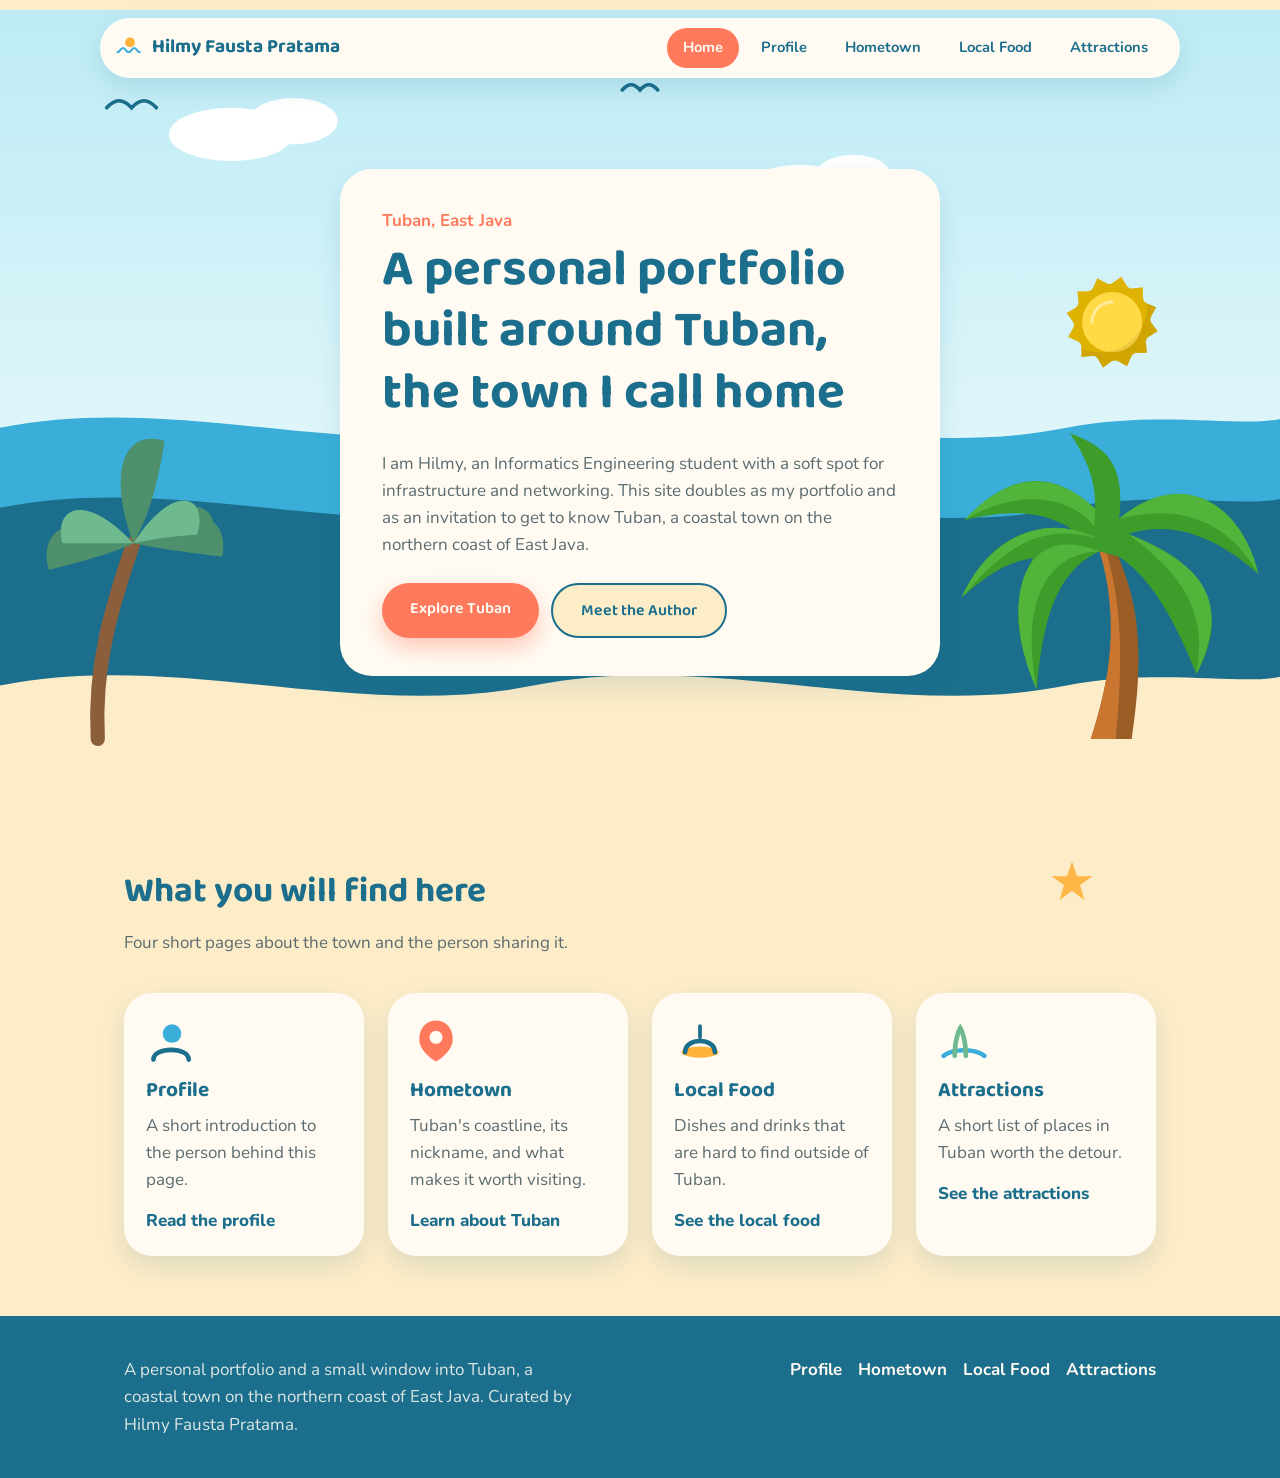
<file: index.html>
<!DOCTYPE html>
<html lang="en">
<head>
  <meta charset="UTF-8">
  <meta name="viewport" content="width=device-width, initial-scale=1.0">
  <title>Hilmy Fausta Pratama, Tuban</title>
  <meta name="description" content="Personal portfolio of Hilmy Fausta Pratama, featuring an introduction to Tuban, a coastal town on the northern coast of East Java.">
  <link rel="stylesheet" href="assets/css/style.css">
</head>
<body>

  <header class="site-header">
    <nav class="nav-bar">
      <a class="logo" href="index.html">
        <svg viewBox="0 0 40 40" fill="none">
          <path d="M2 26c4 0 4 -6 8 -6s4 6 8 6 4 -6 8 -6 4 6 8 6" stroke="#3AAED8" stroke-width="3" stroke-linecap="round"/>
          <circle cx="20" cy="12" r="7" fill="#FFB238"/>
        </svg>
        Hilmy Fausta Pratama
      </a>
      <button class="nav-toggle" aria-label="Open menu" aria-expanded="false">
        <span></span><span></span><span></span>
      </button>
      <ul class="nav-links">
        <li><a href="index.html" aria-current="page">Home</a></li>
        <li><a href="profile/index.html">Profile</a></li>
        <li><a href="hometown/index.html">Hometown</a></li>
        <li><a href="food/index.html">Local Food</a></li>
        <li><a href="tourist/index.html">Attractions</a></li>
      </ul>
    </nav>
  </header>

  <main>
    <section class="hero">
      <div class="hero-scene">
        <svg viewBox="0 0 1440 900" preserveAspectRatio="xMidYMax slice" xmlns="http://www.w3.org/2000/svg">
          <defs>
            <linearGradient id="skyGrad" x1="0" y1="0" x2="0" y2="1">
              <stop offset="0%" stop-color="#BDEBF5"/>
              <stop offset="100%" stop-color="#EAF9FB"/>
            </linearGradient>
          </defs>
          <rect x="0" y="0" width="1440" height="640" fill="url(#skyGrad)"/>
          <g stroke="#1B6E8C" stroke-width="4" fill="none" stroke-linecap="round">
            <path d="M120,110 q14,-16 28,0 q14,-16 28,0"/>
            <path d="M220,160 q10,-12 20,0 q10,-12 20,0"/>
            <path d="M700,90 q10,-12 20,0 q10,-12 20,0"/>
          </g>
          <g fill="#FFFFFF">
            <ellipse cx="260" cy="140" rx="70" ry="30"/>
            <ellipse cx="330" cy="125" rx="50" ry="26"/>
            <ellipse cx="900" cy="200" rx="60" ry="26"/>
            <ellipse cx="960" cy="185" rx="42" ry="22"/>
          </g>
          <path d="M0,470 C 200,430 400,510 600,470 C 800,430 1000,510 1200,470 C 1300,450 1400,470 1440,460 L1440,900 L0,900 Z" fill="#3AAED8"/>
          <path d="M0,560 C 200,520 400,600 600,560 C 800,520 1000,600 1200,560 C 1300,540 1400,560 1440,550 L1440,900 L0,900 Z" fill="#1B6E8C"/>
          <path d="M0,760 C 200,720 400,800 600,760 C 800,720 1000,800 1200,760 C 1300,740 1400,760 1440,750 L1440,900 L0,900 Z" fill="#FDECC8"/>
          <g>
            <path d="M110,820 C 105,730 130,660 150,600" stroke="#8B5E3C" stroke-width="16" fill="none" stroke-linecap="round"/>
            <g fill="#4E8F6C">
              <path d="M150,600 C 90,560 40,580 55,630 C 95,620 130,610 150,600 Z"/>
              <path d="M150,600 C 210,550 260,565 250,615 C 205,610 175,605 150,600 Z"/>
              <path d="M150,600 C 120,520 140,470 185,485 C 178,535 165,575 150,600 Z"/>
              <path d="M150,600 C 205,540 250,550 240,600 C 200,598 172,598 150,600 Z"/>
            </g>
            <g fill="#6FB98F">
              <path d="M150,600 C 100,545 60,555 70,600 C 105,600 130,600 150,600 Z"/>
              <path d="M150,600 C 195,530 235,545 222,590 C 190,592 168,596 150,600 Z"/>
            </g>
          </g>
          <g transform="translate(1082,476) scale(2.8)" fill-rule="evenodd">
            <path fill="#9a5d26" d="M55.38,47.51C63.81,73,60,97.61,51.86,122.88H68.29c6.22-40.21.87-57.57-5.35-73.26l-7.56-2.11Z"/>
            <path fill="#3e9c2a" d="M30.15,103.09c2.21-25.86,6.71-47.15,25.23-55.58l7.56,2.11C74.36,56.8,84.54,72.29,94.26,96.9c13.68-25.47,5-44.21-27.47-56.37,18.55-5.76,35.95,1.61,52.31,16-8.73-33-33.66-40.93-55.94-22.11C66.19,10.87,56.47,5.2,43.43,0,49.56,9.35,54.2,19.08,53.51,30.28,33.4,11.82,16.61,18.65,1.16,34.92,16,31.46,31.37,30,44.33,38.68,21.06,35.74,8,48.85,0,66.06c9.73-8.92,18.91-14.7,28.63-15.75-10.21,18.52-5.7,34.86,1.56,52.82l0,0Z"/>
            <path fill="#51b53c" d="M53.51,30.28l-.13,7.15C39.5,21.25,16.22,25.53,1.14,34.92c15.67-17.47,34.13-21.66,52.37-4.64Z"/>
            <path fill="#51b53c" d="M0,66.06C9.39,44,32.17,30.6,54.73,42.51,29.66,34.81,14.66,49.13,0,66.06Z"/>
            <path fill="#51b53c" d="M63.16,34.47c23.21-5.89,42.63-.71,55.94,22.11C113.77,31.1,90.15,12,63.16,34.47Z"/>
            <path fill="#51b53c" d="M66.79,40.53c30.54,12.12,41.67,27,27.47,56.37,5.5-27.75-8.86-42.14-27.47-56.37Z"/>
            <path fill="#51b53c" d="M55.38,47.51c-23.64.63-31.5,24.37-25.19,55.62C15.75,72.29,21.55,34.06,55.38,47.51Z"/>
            <path fill="#c97630" d="M55.38,47.51c8,26.78,4.41,52.23-3.52,75.37h10c4.15-39.86.62-59-3.52-74.54l-3-.83Z"/>
          </g>

          <g transform="translate(1200,300) scale(0.2)" fill-rule="evenodd">
            <path style="fill:#DDB200;" d="M362.99,450.016l-23.462,53.363l-51.009-28.217c-11.699-6.471-26.091-5.552-36.87,2.356L204.647,512 l-30.066-49.942c-6.895-11.453-19.821-17.853-33.11-16.394l-57.945,6.362l-1.067-58.283c-0.245-13.366-8.238-25.372-20.477-30.752 L8.62,339.528l28.217-51.009c6.471-11.699,5.552-26.091-2.356-36.87L0,204.647l49.942-30.066 c11.453-6.895,17.853-19.821,16.394-33.11l-6.362-57.945l58.283-1.067c13.366-0.245,25.372-8.238,30.752-20.477L172.472,8.62 l51.009,28.217c11.699,6.471,26.091,5.552,36.87-2.356L307.353,0l30.066,49.942c6.895,11.453,19.821,17.853,33.11,16.394 l57.945-6.362l1.067,58.283c0.245,13.366,8.238,25.372,20.477,30.752l53.363,23.462l-28.217,51.009 c-6.471,11.699-5.552,26.091,2.356,36.87L512,307.353l-49.942,30.066c-11.453,6.895-17.853,19.821-16.394,33.11l6.362,57.945 l-58.283,1.067C380.376,429.784,368.371,437.778,362.99,450.016z"></path> <circle style="fill:#FFDA44;" cx="256" cy="256" r="169.566"></circle> <path style="opacity:0.11;fill:#663A00;enable-background:new ;" d="M477.517,260.351c-7.908-10.779-8.828-25.173-2.356-36.87 l28.217-51.009l-48.863-21.484c0.036,1.789,0.068,3.578,0.068,5.375c0,148.676-120.526,269.202-269.202,269.202 c-36.376,0-71.058-7.231-102.71-20.308l0.856,46.769l57.945-6.362c13.289-1.459,26.214,4.94,33.11,16.394L204.647,512l47.001-34.483 c10.779-7.908,25.173-8.828,36.87-2.356l51.009,28.217l23.462-53.363c5.381-12.238,17.386-20.231,30.752-20.477l58.283-1.067 l-6.362-57.945c-1.459-13.289,4.94-26.214,16.394-33.11L512,307.353L477.517,260.351z"></path> <path style="fill:#FFEB99;" d="M142.57,263.837c-4.328,0-7.837-3.509-7.837-7.837c0-66.867,54.401-121.267,121.267-121.267 c4.328,0,7.837,3.509,7.837,7.837c0,4.328-3.509,7.837-7.837,7.837c-58.225,0-105.593,47.368-105.593,105.593 C150.407,260.328,146.898,263.837,142.57,263.837z"></path>
          </g>

        </svg>
      </div>
      <div class="wrap">
        <div class="hero-inner">
          <p class="hero-eyebrow">Tuban, East Java</p>
          <h1>A personal portfolio built around Tuban, the town I call home</h1>
          <p>I am Hilmy, an Informatics Engineering student with a soft spot for infrastructure and networking. This site doubles as my portfolio and as an invitation to get to know Tuban, a coastal town on the northern coast of East Java.</p>
          <div class="hero-actions">
            <a class="btn btn-primary" href="hometown/index.html">Explore Tuban</a>
            <a class="btn btn-ghost" href="profile/index.html">Meet the Author</a>
          </div>
        </div>
      </div>

    </section>

    <section class="content">
      <div class="wrap">
        <svg class="decor" viewBox="0 0 60 60" style="width:44px; top:-10px; right:8%;">
          <path d="M30 2 L37 22 L58 22 L41 34 L47 55 L30 42 L13 55 L19 34 L2 22 L23 22 Z" fill="#FFB238"/>
        </svg>
        <div class="section-head">
          <h2>What you will find here</h2>
          <p>Four short pages about the town and the person sharing it.</p>
        </div>
        <div class="card-grid">
          <div class="card card-link" href="profile/index.html">
            <svg class="icon" viewBox="0 0 56 56" fill="none">
              <circle cx="28" cy="20" r="10" fill="#3AAED8"/>
              <path d="M8 48 C 8 34 46 34 46 48" stroke="#1B6E8C" stroke-width="5" stroke-linecap="round" fill="none"/>
            </svg>
            <h3>Profile</h3>
            <p>A short introduction to the person behind this page.</p>
            <span class="card-more">Read the profile</span>
          </div>
          <div class="card card-link" href="hometown/index.html">
            <svg class="icon" viewBox="0 0 56 56" fill="none">
              <path d="M28 6 C 40 6 46 16 46 26 C 46 40 28 50 28 50 C 28 50 10 40 10 26 C 10 16 16 6 28 6 Z" fill="#FF7A5C"/>
              <circle cx="28" cy="24" r="7" fill="#FFFBF3"/>
            </svg>
            <h3>Hometown</h3>
            <p>Tuban's coastline, its nickname, and what makes it worth visiting.</p>
            <span class="card-more">Learn about Tuban</span>
          </div>
          <div class="card card-link" href="food/index.html">
            <svg class="icon" viewBox="0 0 56 56" fill="none">
              <ellipse cx="28" cy="40" rx="20" ry="6" fill="#FFB238"/>
              <path d="M12 40 C 12 24 44 24 44 40" stroke="#1B6E8C" stroke-width="5" fill="none" stroke-linecap="round"/>
              <line x1="28" y1="24" x2="28" y2="12" stroke="#1B6E8C" stroke-width="4" stroke-linecap="round"/>
            </svg>
            <h3>Local Food</h3>
            <p>Dishes and drinks that are hard to find outside of Tuban.</p>
            <span class="card-more">See the local food</span>
          </div>
          <div class="card card-link" href="tourist/index.html">
            <svg class="icon" viewBox="0 0 56 56" fill="none">
              <path d="M6 44 C 16 36 40 36 50 44" stroke="#3AAED8" stroke-width="5" stroke-linecap="round" fill="none"/>
              <path d="M18 44 C 18 24 24 14 24 14 C 24 14 30 24 30 44" stroke="#6FB98F" stroke-width="5" fill="none" stroke-linecap="round"/>
            </svg>
            <h3>Attractions</h3>
            <p>A short list of places in Tuban worth the detour.</p>
            <span class="card-more">See the attractions</span>
          </div>
        </div>
      </div>
    </section>
  </main>

  <footer class="site-footer">
    <div class="wrap">
      <p>A personal portfolio and a small window into Tuban, a coastal town on the northern coast of East Java. Curated by Hilmy Fausta Pratama.</p>
      <ul class="footer-links">
        <li><a href="profile/index.html">Profile</a></li>
        <li><a href="hometown/index.html">Hometown</a></li>
        <li><a href="food/index.html">Local Food</a></li>
        <li><a href="tourist/index.html">Attractions</a></li>
      </ul>
    </div>
  </footer>

  <script src="assets/js/main.js"></script>
</body>
</html>
</file>
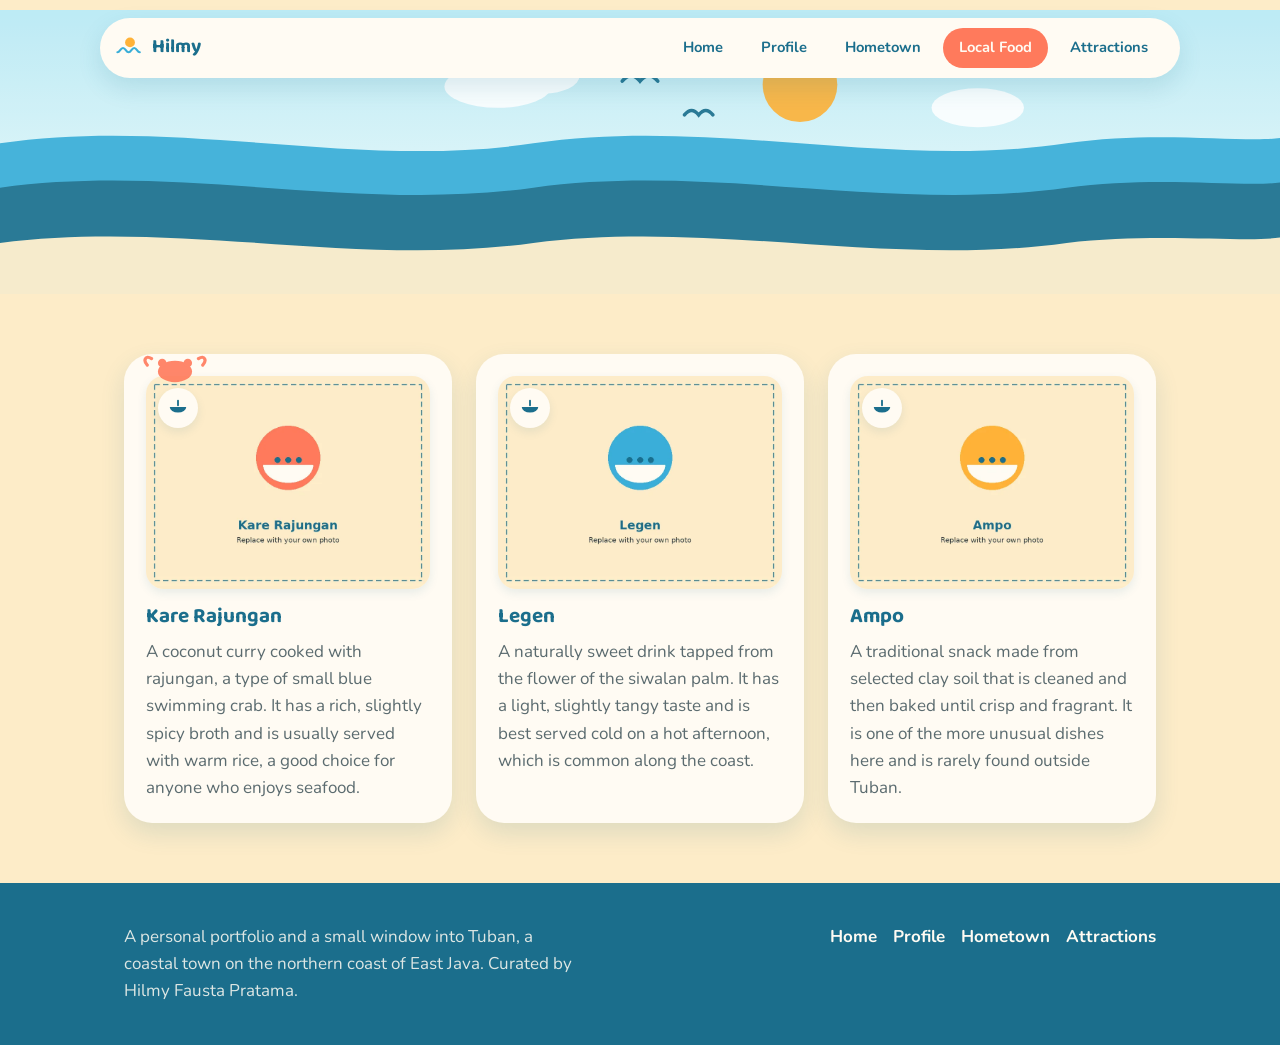
<file: food/index.html>
<!DOCTYPE html>
<html lang="en">
<head>
  <meta charset="UTF-8">
  <meta name="viewport" content="width=device-width, initial-scale=1.0">
  <title>Local Food, Tuban</title>
  <meta name="description" content="Dishes and drinks from Tuban, including kare rajungan, legen, and ampo.">
  <link rel="stylesheet" href="../assets/css/style.css">
</head>
<body>

  <header class="site-header">
    <nav class="nav-bar">
      <a class="logo" href="../index.html">
        <svg viewBox="0 0 40 40" fill="none">
          <path d="M2 26c4 0 4 -6 8 -6s4 6 8 6 4 -6 8 -6 4 6 8 6" stroke="#3AAED8" stroke-width="3" stroke-linecap="round"/>
          <circle cx="20" cy="12" r="7" fill="#FFB238"/>
        </svg>
        Hilmy
      </a>
      <button class="nav-toggle" aria-label="Open menu" aria-expanded="false">
        <span></span><span></span><span></span>
      </button>
      <ul class="nav-links">
        <li><a href="../index.html">Home</a></li>
        <li><a href="../profile/index.html">Profile</a></li>
        <li><a href="../hometown/index.html">Hometown</a></li>
        <li><a href="index.html" aria-current="page">Local Food</a></li>
        <li><a href="../tourist/index.html">Attractions</a></li>
      </ul>
    </nav>
  </header>

  <main>
  <section class="page-header">
    <h1 class="sr-only">Profile</h1>
    <div class="hero-scene">
      <svg viewBox="0 0 1440 320" preserveAspectRatio="xMidYMax slice" xmlns="http://www.w3.org/2000/svg">
        <defs>
          <linearGradient id="skyGrad" x1="0" y1="0" x2="0" y2="1">
            <stop offset="0%" stop-color="#BDEBF5"/>
            <stop offset="100%" stop-color="#EAF9FB"/>
          </linearGradient>
        </defs>
        <rect x="0" y="0" width="1440" height="240" fill="url(#skyGrad)"/>
        <circle cx="900" cy="84" r="42" fill="#FFB238"/>
        <g stroke="#1B6E8C" stroke-width="4" fill="none" stroke-linecap="round">
          <path d="M700,80 q10,-12 20,0 q10,-12 20,0"/>
          <path d="M770,118 q8,-10 16,0 q8,-10 16,0"/>
        </g>
        <g fill="#FFFFFF">
          <ellipse cx="560" cy="86" rx="60" ry="24"/>
          <ellipse cx="612" cy="74" rx="40" ry="20"/>
          <ellipse cx="1100" cy="110" rx="52" ry="22"/>
        </g>
        <path d="M0,150 C 200,120 400,180 600,150 C 800,120 1000,180 1200,150 C 1300,135 1400,150 1440,144 L1440,320 L0,320 Z" fill="#3AAED8"/>
        <path d="M0,200 C 200,172 400,228 600,200 C 800,172 1000,228 1200,200 C 1300,186 1400,200 1440,194 L1440,320 L0,320 Z" fill="#1B6E8C"/>
        <path d="M0,262 C 200,236 400,290 600,262 C 800,236 1000,290 1200,262 C 1300,250 1400,262 1440,256 L1440,320 L0,320 Z" fill="#FDECC8"/>
      </svg>
    </div>
  </section>

    <section class="content">
      <div class="wrap">
        <svg class="decor" viewBox="0 0 60 40" style="width:64px; top:-6px; left:4%;">
          <ellipse cx="30" cy="22" rx="16" ry="10" fill="#FF7A5C"/>
          <circle cx="18" cy="14" r="4" fill="#FF7A5C"/>
          <circle cx="42" cy="14" r="4" fill="#FF7A5C"/>
          <path d="M8 10 C2 6 0 12 4 16" stroke="#FF7A5C" stroke-width="3" fill="none" stroke-linecap="round"/>
          <path d="M52 10 C58 6 60 12 56 16" stroke="#FF7A5C" stroke-width="3" fill="none" stroke-linecap="round"/>
        </svg>
        <div class="card-grid">
          <div class="card">
            <div class="photo-frame">
              <picture>
                <source srcset="../assets/img/food-kare-rajungan.webp" type="image/webp">
                <img src="../assets/img/food-kare-rajungan.png" alt="Placeholder for a photo of kare rajungan" loading="lazy">
              </picture>
              <span class="icon-badge-overlay">
                <svg viewBox="0 0 24 24" fill="none">
                  <path d="M3 11 a9 6 0 0 0 18 0 Z" fill="#1B6E8C"/>
                  <line x1="12" y1="4" x2="12" y2="9" stroke="#1B6E8C" stroke-width="2" stroke-linecap="round"/>
                </svg>
              </span>
            </div>
            <h3>Kare Rajungan</h3>
            <p>A coconut curry cooked with rajungan, a type of small blue swimming crab. It has a rich, slightly spicy broth and is usually served with warm rice, a good choice for anyone who enjoys seafood.</p>
          </div>
          <div class="card">
            <div class="photo-frame">
              <picture>
                <source srcset="../assets/img/food-legen.webp" type="image/webp">
                <img src="../assets/img/food-legen.png" alt="Placeholder for a photo of legen" loading="lazy">
              </picture>
              <span class="icon-badge-overlay">
                <svg viewBox="0 0 24 24" fill="none">
                  <path d="M3 11 a9 6 0 0 0 18 0 Z" fill="#1B6E8C"/>
                  <line x1="12" y1="4" x2="12" y2="9" stroke="#1B6E8C" stroke-width="2" stroke-linecap="round"/>
                </svg>
              </span>
            </div>
            <h3>Legen</h3>
            <p>A naturally sweet drink tapped from the flower of the siwalan palm. It has a light, slightly tangy taste and is best served cold on a hot afternoon, which is common along the coast.</p>
          </div>
          <div class="card">
            <div class="photo-frame">
              <picture>
                <source srcset="../assets/img/food-ampo.webp" type="image/webp">
                <img src="../assets/img/food-ampo.png" alt="Placeholder for a photo of ampo" loading="lazy">
              </picture>
              <span class="icon-badge-overlay">
                <svg viewBox="0 0 24 24" fill="none">
                  <path d="M3 11 a9 6 0 0 0 18 0 Z" fill="#1B6E8C"/>
                  <line x1="12" y1="4" x2="12" y2="9" stroke="#1B6E8C" stroke-width="2" stroke-linecap="round"/>
                </svg>
              </span>
            </div>
            <h3>Ampo</h3>
            <p>A traditional snack made from selected clay soil that is cleaned and then baked until crisp and fragrant. It is one of the more unusual dishes here and is rarely found outside Tuban.</p>
          </div>
        </div>
      </div>
    </section>
  </main>

  <footer class="site-footer">
    <div class="wrap">
      <p>A personal portfolio and a small window into Tuban, a coastal town on the northern coast of East Java. Curated by Hilmy Fausta Pratama.</p>
      <ul class="footer-links">
        <li><a href="../index.html">Home</a></li>
        <li><a href="../profile/index.html">Profile</a></li>
        <li><a href="../hometown/index.html">Hometown</a></li>
        <li><a href="../tourist/index.html">Attractions</a></li>
      </ul>
    </div>
  </footer>

  <script src="../assets/js/main.js"></script>
</body>
</html>
</file>
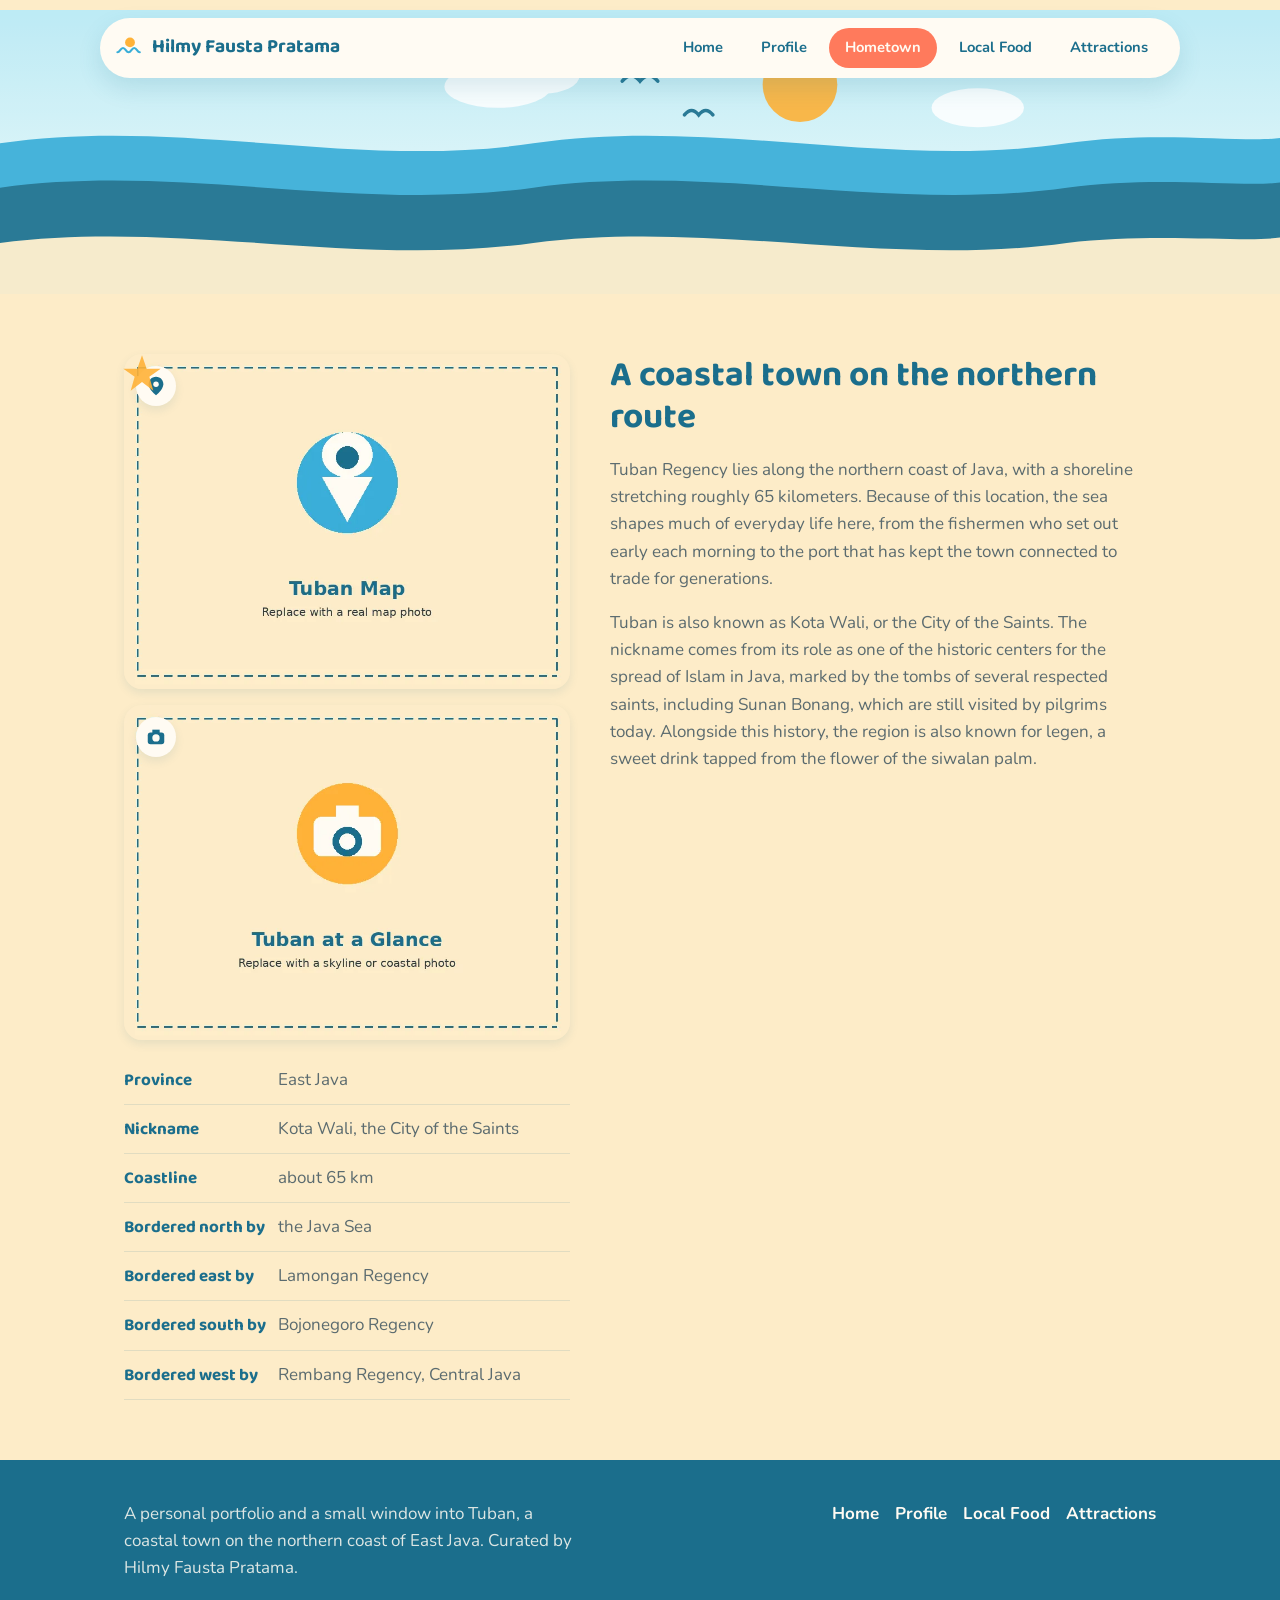
<file: hometown/index.html>
<!DOCTYPE html>
<html lang="en">
<head>
  <meta charset="UTF-8">
  <meta name="viewport" content="width=device-width, initial-scale=1.0">
  <title>Hometown, Tuban</title>
  <meta name="description" content="A short introduction to Tuban, a coastal town on the northern coast of East Java.">
  <link rel="stylesheet" href="../assets/css/style.css">
</head>
<body>

  <header class="site-header">
    <nav class="nav-bar">
      <a class="logo" href="../index.html">
        <svg viewBox="0 0 40 40" fill="none">
          <path d="M2 26c4 0 4 -6 8 -6s4 6 8 6 4 -6 8 -6 4 6 8 6" stroke="#3AAED8" stroke-width="3" stroke-linecap="round"/>
          <circle cx="20" cy="12" r="7" fill="#FFB238"/>
        </svg>
        Hilmy Fausta Pratama
      </a>
      <button class="nav-toggle" aria-label="Open menu" aria-expanded="false">
        <span></span><span></span><span></span>
      </button>
      <ul class="nav-links">
        <li><a href="../index.html">Home</a></li>
        <li><a href="../profile/index.html">Profile</a></li>
        <li><a href="index.html" aria-current="page">Hometown</a></li>
        <li><a href="../food/index.html">Local Food</a></li>
        <li><a href="../tourist/index.html">Attractions</a></li>
      </ul>
    </nav>
  </header>

  <main>
  <section class="page-header">
    <h1 class="sr-only">Profile</h1>
    <div class="hero-scene">
      <svg viewBox="0 0 1440 320" preserveAspectRatio="xMidYMax slice" xmlns="http://www.w3.org/2000/svg">
        <defs>
          <linearGradient id="skyGrad" x1="0" y1="0" x2="0" y2="1">
            <stop offset="0%" stop-color="#BDEBF5"/>
            <stop offset="100%" stop-color="#EAF9FB"/>
          </linearGradient>
        </defs>
        <rect x="0" y="0" width="1440" height="240" fill="url(#skyGrad)"/>
        <circle cx="900" cy="84" r="42" fill="#FFB238"/>
        <g stroke="#1B6E8C" stroke-width="4" fill="none" stroke-linecap="round">
          <path d="M700,80 q10,-12 20,0 q10,-12 20,0"/>
          <path d="M770,118 q8,-10 16,0 q8,-10 16,0"/>
        </g>
        <g fill="#FFFFFF">
          <ellipse cx="560" cy="86" rx="60" ry="24"/>
          <ellipse cx="612" cy="74" rx="40" ry="20"/>
          <ellipse cx="1100" cy="110" rx="52" ry="22"/>
        </g>
        <path d="M0,150 C 200,120 400,180 600,150 C 800,120 1000,180 1200,150 C 1300,135 1400,150 1440,144 L1440,320 L0,320 Z" fill="#3AAED8"/>
        <path d="M0,200 C 200,172 400,228 600,200 C 800,172 1000,228 1200,200 C 1300,186 1400,200 1440,194 L1440,320 L0,320 Z" fill="#1B6E8C"/>
        <path d="M0,262 C 200,236 400,290 600,262 C 800,236 1000,290 1200,262 C 1300,250 1400,262 1440,256 L1440,320 L0,320 Z" fill="#FDECC8"/>
      </svg>
    </div>
  </section>

    <section class="content">
      <div class="wrap">
        <svg class="decor" viewBox="0 0 60 60" style="width:40px; top:0; left:2%;">
          <path d="M30 2 L37 22 L58 22 L41 34 L47 55 L30 42 L13 55 L19 34 L2 22 L23 22 Z" fill="#FFB238"/>
        </svg>
        <div class="info-block">
          <div>
            <div class="photo-frame">
              <picture>
                <source srcset="../assets/img/hometown-map.webp" type="image/webp">
                <img src="../assets/img/hometown-map.png" alt="Placeholder for a map of Tuban" loading="lazy">
              </picture>
              <span class="icon-badge-overlay">
                <svg viewBox="0 0 24 24" fill="none">
                  <path d="M12 2 C7 2 4 6 4 10 C4 16 12 22 12 22 C12 22 20 16 20 10 C20 6 17 2 12 2 Z" fill="#1B6E8C"/>
                  <circle cx="12" cy="10" r="3" fill="#FFFBF3"/>
                </svg>
              </span>
            </div>
            <div class="photo-frame">
              <picture>
                <source srcset="../assets/img/hometown-glance.webp" type="image/webp">
                <img src="../assets/img/hometown-glance.png" alt="Placeholder for a photo of Tuban" loading="lazy">
              </picture>
              <span class="icon-badge-overlay">
                <svg viewBox="0 0 24 24" fill="none">
                  <rect x="3" y="7" width="18" height="13" rx="3" fill="#1B6E8C"/>
                  <rect x="8" y="4" width="8" height="4" fill="#1B6E8C"/>
                  <circle cx="12" cy="13" r="4" fill="#FFFBF3"/>
                </svg>
              </span>
            </div>
            <ul class="fact-list">
              <li><strong>Province</strong> East Java</li>
              <li><strong>Nickname</strong> Kota Wali, the City of the Saints</li>
              <li><strong>Coastline</strong> about 65 km</li>
              <li><strong>Bordered north by</strong> the Java Sea</li>
              <li><strong>Bordered east by</strong> Lamongan Regency</li>
              <li><strong>Bordered south by</strong> Bojonegoro Regency</li>
              <li><strong>Bordered west by</strong> Rembang Regency, Central Java</li>
            </ul>
          </div>
          <div>
            <h2>A coastal town on the northern route</h2>
            <p>Tuban Regency lies along the northern coast of Java, with a shoreline stretching roughly 65 kilometers. Because of this location, the sea shapes much of everyday life here, from the fishermen who set out early each morning to the port that has kept the town connected to trade for generations.</p>
            <p>Tuban is also known as Kota Wali, or the City of the Saints. The nickname comes from its role as one of the historic centers for the spread of Islam in Java, marked by the tombs of several respected saints, including Sunan Bonang, which are still visited by pilgrims today. Alongside this history, the region is also known for legen, a sweet drink tapped from the flower of the siwalan palm.</p>
          </div>
        </div>
      </div>
    </section>
  </main>

  <footer class="site-footer">
    <div class="wrap">
      <p>A personal portfolio and a small window into Tuban, a coastal town on the northern coast of East Java. Curated by Hilmy Fausta Pratama.</p>
      <ul class="footer-links">
        <li><a href="../index.html">Home</a></li>
        <li><a href="../profile/index.html">Profile</a></li>
        <li><a href="../food/index.html">Local Food</a></li>
        <li><a href="../tourist/index.html">Attractions</a></li>
      </ul>
    </div>
  </footer>

  <script src="../assets/js/main.js"></script>
</body>
</html>
</file>
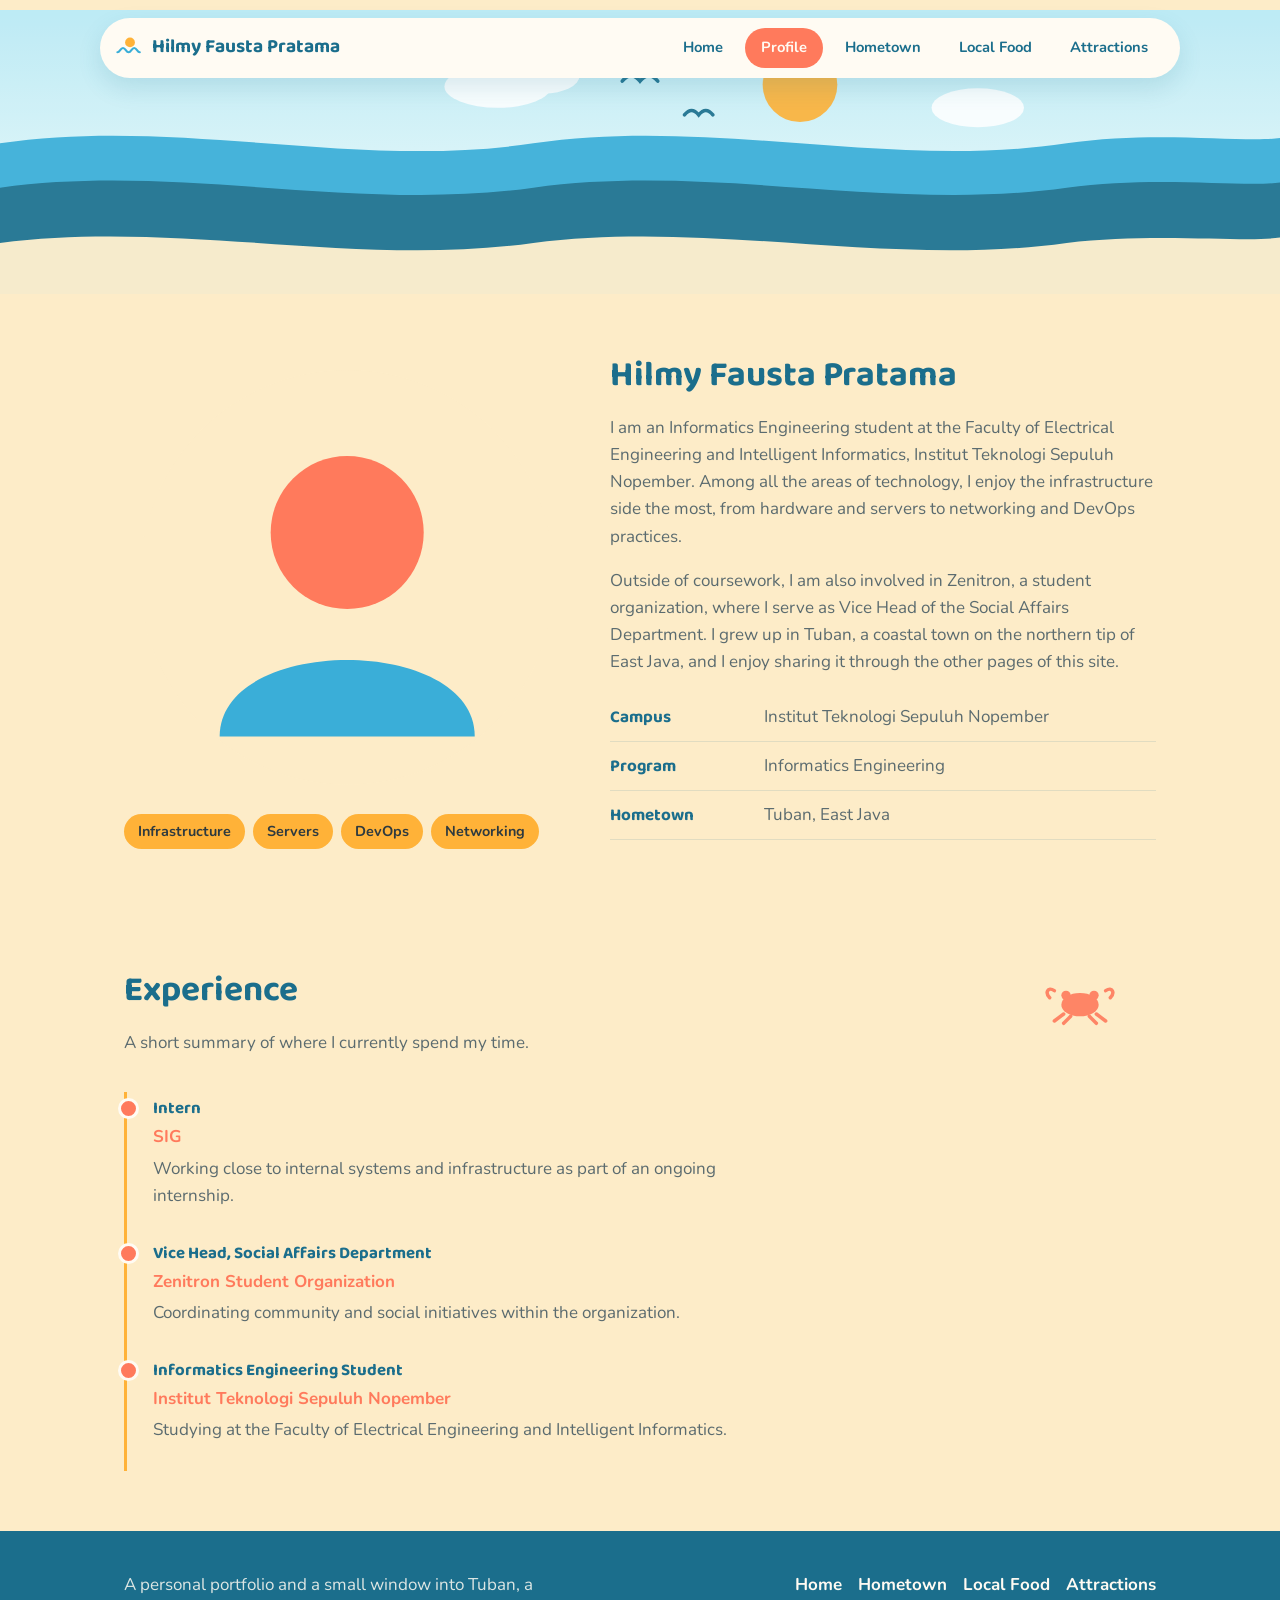
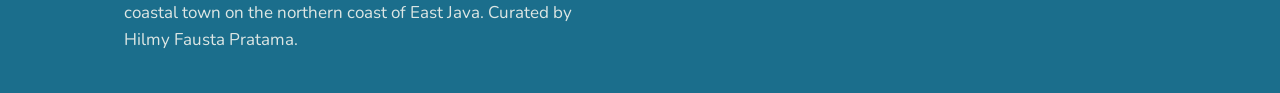
<file: profile/index.html>
<!DOCTYPE html>
<html lang="en">
<head>
  <meta charset="UTF-8">
  <meta name="viewport" content="width=device-width, initial-scale=1.0">
  <title>Profile, Hilmy Fausta Pratama</title>
  <meta name="description" content="Profile of Hilmy Fausta Pratama, an Informatics Engineering student with an interest in infrastructure and networking.">
  <link rel="stylesheet" href="../assets/css/style.css">
</head>
<body>

  <header class="site-header">
    <nav class="nav-bar">
      <a class="logo" href="../index.html">
        <svg viewBox="0 0 40 40" fill="none">
          <path d="M2 26c4 0 4 -6 8 -6s4 6 8 6 4 -6 8 -6 4 6 8 6" stroke="#3AAED8" stroke-width="3" stroke-linecap="round"/>
          <circle cx="20" cy="12" r="7" fill="#FFB238"/>
        </svg>
        Hilmy Fausta Pratama
      </a>
      <button class="nav-toggle" aria-label="Open menu" aria-expanded="false">
        <span></span><span></span><span></span>
      </button>
      <ul class="nav-links">
        <li><a href="../index.html">Home</a></li>
        <li><a href="index.html" aria-current="page">Profile</a></li>
        <li><a href="../hometown/index.html">Hometown</a></li>
        <li><a href="../food/index.html">Local Food</a></li>
        <li><a href="../tourist/index.html">Attractions</a></li>
      </ul>
    </nav>
  </header>

  <main>
    <section class="page-header">
    <h1 class="sr-only">Profile</h1>
    <div class="hero-scene">
      <svg viewBox="0 0 1440 320" preserveAspectRatio="xMidYMax slice" xmlns="http://www.w3.org/2000/svg">
        <defs>
          <linearGradient id="skyGrad" x1="0" y1="0" x2="0" y2="1">
            <stop offset="0%" stop-color="#BDEBF5"/>
            <stop offset="100%" stop-color="#EAF9FB"/>
          </linearGradient>
        </defs>
        <rect x="0" y="0" width="1440" height="240" fill="url(#skyGrad)"/>
        <circle cx="900" cy="84" r="42" fill="#FFB238"/>
        <g stroke="#1B6E8C" stroke-width="4" fill="none" stroke-linecap="round">
          <path d="M700,80 q10,-12 20,0 q10,-12 20,0"/>
          <path d="M770,118 q8,-10 16,0 q8,-10 16,0"/>
        </g>
        <g fill="#FFFFFF">
          <ellipse cx="560" cy="86" rx="60" ry="24"/>
          <ellipse cx="612" cy="74" rx="40" ry="20"/>
          <ellipse cx="1100" cy="110" rx="52" ry="22"/>
        </g>
        <path d="M0,150 C 200,120 400,180 600,150 C 800,120 1000,180 1200,150 C 1300,135 1400,150 1440,144 L1440,320 L0,320 Z" fill="#3AAED8"/>
        <path d="M0,200 C 200,172 400,228 600,200 C 800,172 1000,228 1200,200 C 1300,186 1400,200 1440,194 L1440,320 L0,320 Z" fill="#1B6E8C"/>
        <path d="M0,262 C 200,236 400,290 600,262 C 800,236 1000,290 1200,262 C 1300,250 1400,262 1440,256 L1440,320 L0,320 Z" fill="#FDECC8"/>
      </svg>
    </div>
  </section>

    <section class="content">
      <div class="wrap info-block">
        <div>
          <svg viewBox="0 0 280 280" fill="none">
            <circle cx="140" cy="140" r="130" fill="#FDECC8"/>
            <circle cx="140" cy="112" r="48" fill="#FF7A5C"/>
            <path d="M60 240 C 60 176 220 176 220 240" fill="#3AAED8"/>
          </svg>
          <ul class="tag-list">
            <li>Infrastructure</li>
            <li>Servers</li>
            <li>DevOps</li>
            <li>Networking</li>
          </ul>
        </div>
        <div>
          <h2>Hilmy Fausta Pratama</h2>
          <p>I am an Informatics Engineering student at the Faculty of Electrical Engineering and Intelligent Informatics, Institut Teknologi Sepuluh Nopember. Among all the areas of technology, I enjoy the infrastructure side the most, from hardware and servers to networking and DevOps practices.</p>
          <p>Outside of coursework, I am also involved in Zenitron, a student organization, where I serve as Vice Head of the Social Affairs Department. I grew up in Tuban, a coastal town on the northern tip of East Java, and I enjoy sharing it through the other pages of this site.</p>
          <ul class="fact-list">
            <li><strong>Campus</strong> Institut Teknologi Sepuluh Nopember</li>
            <li><strong>Program</strong> Informatics Engineering</li>
            <li><strong>Hometown</strong> Tuban, East Java</li>
          </ul>
        </div>
      </div>
    </section>

    <section class="content">
      <div class="wrap">
        <svg class="decor" viewBox="0 0 60 40" style="width:70px; top:10px; right:6%;">
          <ellipse cx="30" cy="22" rx="16" ry="10" fill="#FF7A5C"/>
          <circle cx="18" cy="14" r="4" fill="#FF7A5C"/>
          <circle cx="42" cy="14" r="4" fill="#FF7A5C"/>
          <path d="M8 10 C2 6 0 12 4 16" stroke="#FF7A5C" stroke-width="3" fill="none" stroke-linecap="round"/>
          <path d="M52 10 C58 6 60 12 56 16" stroke="#FF7A5C" stroke-width="3" fill="none" stroke-linecap="round"/>
          <g stroke="#FF7A5C" stroke-width="3" stroke-linecap="round">
            <line x1="16" y1="30" x2="8" y2="36"/>
            <line x1="22" y1="32" x2="16" y2="38"/>
            <line x1="38" y1="32" x2="44" y2="38"/>
            <line x1="44" y1="30" x2="52" y2="36"/>
          </g>
        </svg>
        <div class="section-head">
          <h2>Experience</h2>
          <p>A short summary of where I currently spend my time.</p>
        </div>
        <ul class="timeline">
          <li>
            <span class="role">Intern</span>
            <span class="org">SIG</span>
            <p>Working close to internal systems and infrastructure as part of an ongoing internship.</p>
          </li>
          <li>
            <span class="role">Vice Head, Social Affairs Department</span>
            <span class="org">Zenitron Student Organization</span>
            <p>Coordinating community and social initiatives within the organization.</p>
          </li>
          <li>
            <span class="role">Informatics Engineering Student</span>
            <span class="org">Institut Teknologi Sepuluh Nopember</span>
            <p>Studying at the Faculty of Electrical Engineering and Intelligent Informatics.</p>
          </li>
        </ul>
      </div>
    </section>
  </main>

  <footer class="site-footer">
    <div class="wrap">
      <p>A personal portfolio and a small window into Tuban, a coastal town on the northern coast of East Java. Curated by Hilmy Fausta Pratama.</p>
      <ul class="footer-links">
        <li><a href="../index.html">Home</a></li>
        <li><a href="../hometown/index.html">Hometown</a></li>
        <li><a href="../food/index.html">Local Food</a></li>
        <li><a href="../tourist/index.html">Attractions</a></li>
      </ul>
    </div>
  </footer>

  <script src="../assets/js/main.js"></script>
</body>
</html>
</file>
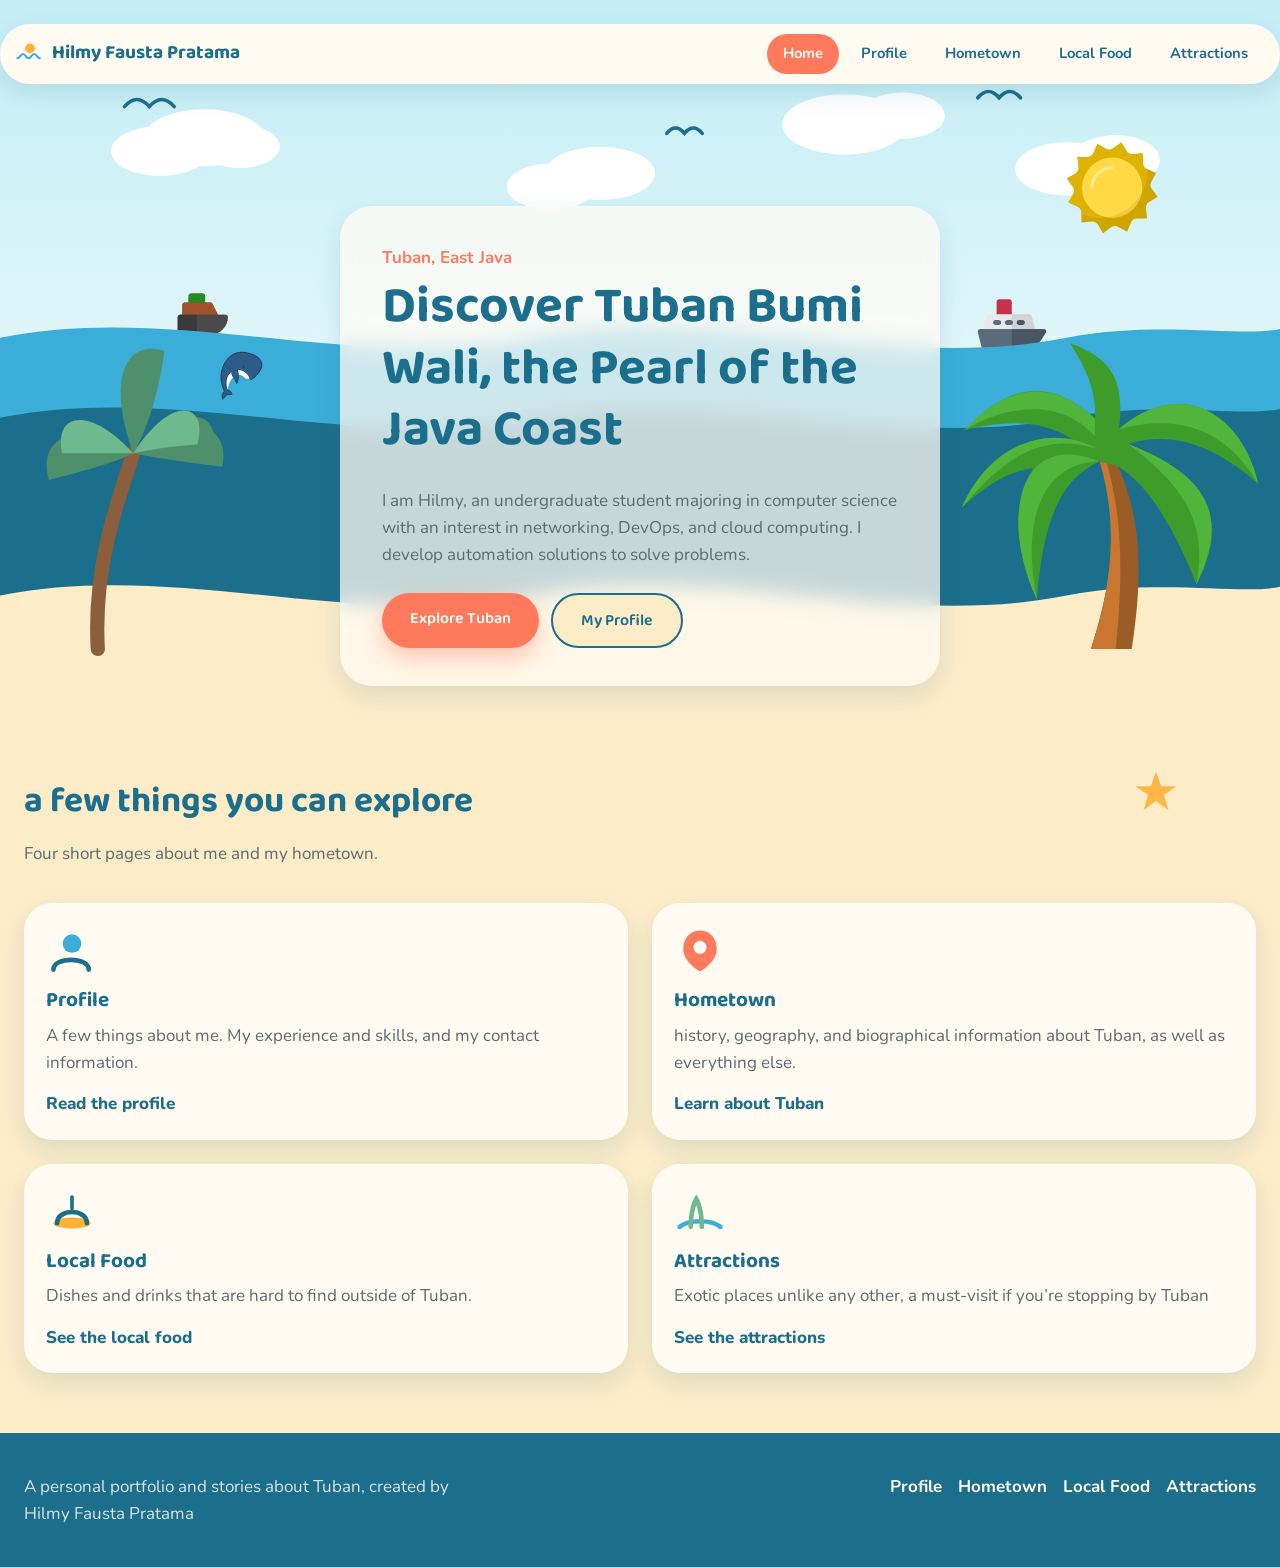
<file: quiz1/index.html>
<!DOCTYPE html>
<html lang="en">
<head>
  <meta charset="UTF-8">
  <meta name="viewport" content="width=device-width, initial-scale=1.0">
  <title>Hilmy Fausta Pratama, Tuban</title>
  <meta name="description" content="Personal portfolio of Hilmy Fausta Pratama, featuring an introduction to Tuban, a coastal town on the northern coast of East Java.">
  <link rel="stylesheet" href="/quiz1/assets/css/style.css">
</head>
<body>

  <header class="site-header">
    <nav class="nav-bar">
      <a class="logo" href="/quiz1">
        <svg viewBox="0 0 40 40" fill="none">
          <path d="M2 26c4 0 4 -6 8 -6s4 6 8 6 4 -6 8 -6 4 6 8 6" stroke="#3AAED8" stroke-width="3" stroke-linecap="round"/>
          <circle cx="20" cy="12" r="7" fill="#FFB238"/>
        </svg>
        Hilmy Fausta Pratama
      </a>
      <button class="nav-toggle" aria-label="Open menu" aria-expanded="false">
        <span></span><span></span><span></span>
      </button>
      <ul class="nav-links">
        <li><a href="/quiz1" aria-current="page">Home</a></li>
        <li><a href="/quiz1/profile">Profile</a></li>
        <li><a href="/quiz1/hometown">Hometown</a></li>
        <li><a href="/quiz1/food">Local Food</a></li>
        <li><a href="/quiz1/tourist">Attractions</a></li>
      </ul>
    </nav>
  </header>

  <main>
    <section class="hero">
      <div class="hero-scene">
        <svg viewBox="0 0 1440 900" preserveAspectRatio="xMidYMax slice" xmlns="http://www.w3.org/2000/svg">
          <defs>
            <linearGradient id="skyGrad" x1="0" y1="0" x2="0" y2="1">
              <stop offset="0%" stop-color="#BDEBF5"/>
              <stop offset="100%" stop-color="#EAF9FB"/>
            </linearGradient>
          </defs>

          <!-- langit gradasi -->
          <rect x="0" y="0" width="1440" height="640" fill="url(#skyGrad)"/>

          <!-- kapal di kanan -->
          <g transform="translate(1100,420) scale(0.15)">
            <path style="fill:#C6314D;" d="M235.824,195.633h-75.31c-10.655,0-19.293-8.638-19.293-19.293V63.298 c0-10.655,8.638-19.293,19.293-19.293h75.312c10.655,0,19.293,8.638,19.293,19.293V176.34 C255.117,186.995,246.48,195.633,235.824,195.633z"/>
            <path style="fill:#E8E9EA;" d="M414.688,305.99H52.926c-12.637,0-21.873-11.972-18.658-24.201l29.031-110.358 c2.23-8.476,9.893-14.384,18.658-14.384h303.7c8.765,0,16.428,5.909,18.658,14.384l29.03,110.358 C436.559,294.013,427.329,305.99,414.688,305.99z"/>
            <path style="fill:#D1D3D4;" d="M433.346,281.789l-29.03-110.358c-2.23-8.476-9.893-14.384-18.658-14.384H255.117V305.99h159.57 C427.327,305.99,436.56,294.015,433.346,281.789z"/>
            <path style="fill:#5A6B7C;" d="M156.479,237.949h-22.862c-10.655,0-19.293-8.638-19.293-19.293s8.638-19.293,19.293-19.293h22.862 c10.655,0,19.292,8.638,19.292,19.293C175.772,229.312,167.134,237.949,156.479,237.949z"/>
            <path style="fill:#5A6B7C;" d="M245.239,237.949h-22.862c-10.655,0-19.292-8.638-19.292-19.293s8.638-19.293,19.292-19.293h22.862 c10.655,0,19.293,8.638,19.293,19.293C264.531,229.312,255.893,237.949,245.239,237.949z"/>
            <path style="fill:#5A6B7C;" d="M385.097,467.995H59.648c-8.859,0-16.58-6.033-18.721-14.63L0.58,291.36 c-3.031-12.177,6.199-23.955,18.721-23.955h473.383c15.383,0,24.568,17.173,16.071,29.965L401.169,459.375 C397.593,464.759,391.558,467.995,385.097,467.995z"/>
            <path style="fill:#495663;" d="M492.683,267.405H255.117v200.591h129.98c6.462,0,12.496-3.236,16.071-8.62L508.754,297.37 C517.266,284.558,508.041,267.405,492.683,267.405z"/>
            <path style="fill:#495663;" d="M333.999,237.949h-22.863c-10.655,0-19.293-8.638-19.293-19.293s8.638-19.293,19.293-19.293h22.863 c10.655,0,19.293,8.638,19.293,19.293C353.291,229.312,344.653,237.949,333.999,237.949z"/>
          </g>

          <!-- kapal di kiri -->
          <g transform="translate(200,415) scale(0.11)">
            <path style="fill:#8B4513;" d="M488.727,263.758h-78.708L354.391,152.5c-3.941-7.885-11.999-12.865-20.815-12.865h-54.303V69.818 c0-12.853-10.42-23.273-23.273-23.273h-60.909h-60.908c-12.853,0-23.273,10.42-23.273,23.273v69.817H69.818 c-12.853,0-23.273,10.42-23.273,23.273v100.85H23.273C10.42,263.758,0,274.178,0,287.03v155.151 c0,12.853,10.42,23.273,23.273,23.273h171.818h138.485C431.959,465.455,512,385.413,512,287.03 C512,274.178,501.58,263.758,488.727,263.758z"/>
            <path style="fill:#A0522D;" d="M354.391,152.5c-3.941-7.885-11.999-12.865-20.815-12.865h-54.303H256h-23.273h-37.637h-37.635 h-23.273H110.91H69.818c-12.853,0-23.273,10.42-23.273,23.273v100.85h23.273h125.272H384h26.019L354.391,152.5z"/>
            <path style="fill:#228B22;" d="M256,46.545h-60.909h-60.908c-12.853,0-23.273,10.42-23.273,23.273v69.817h23.273h23.273h37.635 h37.637H256h23.273V69.818C279.273,56.965,268.853,46.545,256,46.545z"/>
            <path style="fill:#4A4A4C;" d="M488.727,263.758h-78.708H384H195.091H69.818H46.545H23.273C10.42,263.758,0,274.178,0,287.03 v155.151c0,12.853,10.42,23.273,23.273,23.273h171.818h138.485C431.959,465.455,512,385.413,512,287.03 C512,274.178,501.58,263.758,488.727,263.758z"/>
            <path style="fill:#3A3A3C;" d="M69.818,263.758H46.545H23.273C10.42,263.758,0,274.178,0,287.03v155.151 c0,12.853,10.42,23.273,23.273,23.273h171.818V263.758H69.818z"/>
          </g>

          <!-- burung terbang -->
          <g stroke="#1B6E8C" stroke-width="4" fill="none" stroke-linecap="round">
            <path d="M140,210 q14,-16 28,0 q14,-16 28,0"/>
            <path d="M280,180 q10,-12 20,0 q10,-12 20,0"/>
            <path d="M750,240 q10,-12 20,0 q10,-12 20,0"/>
            <path d="M1100,200 q12,-14 24,0 q12,-14 24,0"/>
          </g>

          <!-- awan random -->
          <g fill="#FFFFFF">
            <ellipse cx="180" cy="260" rx="55" ry="28"/>
            <ellipse cx="230" cy="245" rx="68" ry="32"/>
            <ellipse cx="270" cy="255" rx="45" ry="24"/>
            <ellipse cx="620" cy="300" rx="50" ry="26"/>
            <ellipse cx="675" cy="285" rx="62" ry="30"/>
            <ellipse cx="950" cy="230" rx="70" ry="34"/>
            <ellipse cx="1015" cy="220" rx="48" ry="26"/>
            <ellipse cx="1200" cy="280" rx="58" ry="30"/>
            <ellipse cx="1255" cy="270" rx="50" ry="28"/>
          </g>

          <!-- lapisan laut 1 -->
          <path d="M0,470 C 200,430 400,510 600,470 C 800,430 1000,510 1200,470 C 1300,450 1400,470 1440,460 L1440,900 L0,900 Z" fill="#3AAED8"/>
          
          <!-- ikan paus -->
          <g transform="translate(250,475) scale(0.12) rotate(20)">
            <path style="fill:#2E5C8A;" stroke="#1B3A52" stroke-width="8" d="M227.2,195.401c9.757,11.302,16.678,24.477,21.577,37.895c14.995,41.006,11.101,84.393,11.101,84.393 s-21.873-33.927-45.345-41.683c-2.053-0.677-4.021-1.46-5.905-2.339c-18.117-8.392-28.688-25.344-32.043-41.313 c-26.995,37.969-27.874,98.711,24.202,173.051c36.943-10.667,53.102,25.016,53.102,25.016s-10.434,0.085-26.149,9.799 c-10.794,6.677-20.223,2.318-20.223,2.318s6.011,8.275-8.053,27.048c-15.641,20.879-11.386,31.334-11.185,31.81 c-26.043-32.519-20-51.525-12.879-76.721c-33.218-36.329-77.568-95.864-86.256-157.178 C74.848,166.681,103.896,31.863,256.524,13.471c230.354-27.768,177.221,150.638,121.505,218.893 c-5.048,6.18-14.381,6.392-19.746,0.508c-0.339-0.37-0.688-0.751-1.037-1.143c-15.757-17.122-51.599-51.641-108.785-41.821 C241.074,191.168,233.973,193.009,227.2,195.401z"/>
            <path style="fill:#FFFFFF;" d="M357.245,231.73l-0.011,0.011c-43.017,31.048-66.425-18.858-108.457,1.556 c-4.9-13.418-11.82-26.593-21.577-37.895c6.773-2.392,13.873-4.233,21.26-5.492C305.646,180.088,341.488,214.608,357.245,231.73z"/>
            <path style="fill:#FFFFFF;" d="M208.628,273.667c-20.18,38.731-16.709,92.065-7.841,131.738 c-52.075-74.34-51.197-135.082-24.202-173.051C179.94,248.323,190.512,265.275,208.628,273.667z"/>
            <circle cx="267" cy="148" r="8" fill="#1B3A52"/>
          </g>

          <!-- lapisan laut 2 -->
          <path d="M0,560 C 200,520 400,600 600,560 C 800,520 1000,600 1200,560 C 1300,540 1400,560 1440,550 L1440,900 L0,900 Z" fill="#1B6E8C"/>
          
          <!-- pasir pantai -->
          <path d="M0,760 C 200,720 400,800 600,760 C 800,720 1000,800 1200,760 C 1300,740 1400,760 1440,750 L1440,900 L0,900 Z" fill="#FDECC8"/>
          
          <!-- pohon kelapa 1 -->
          <g>
            <path d="M110,820 C 105,730 130,660 150,600" stroke="#8B5E3C" stroke-width="16" fill="none" stroke-linecap="round"/>
            <g fill="#4E8F6C">
              <path d="M150,600 C 90,560 40,580 55,630 C 95,620 130,610 150,600 Z"/>
              <path d="M150,600 C 210,550 260,565 250,615 C 205,610 175,605 150,600 Z"/>
              <path d="M150,600 C 120,520 140,470 185,485 C 178,535 165,575 150,600 Z"/>
              <path d="M150,600 C 205,540 250,550 240,600 C 200,598 172,598 150,600 Z"/>
            </g>
            <g fill="#6FB98F">
              <path d="M150,600 C 100,545 60,555 70,600 C 105,600 130,600 150,600 Z"/>
              <path d="M150,600 C 195,530 235,545 222,590 C 190,592 168,596 150,600 Z"/>
            </g>
          </g>

          <!-- pohon kelapa 2 -->
          <g transform="translate(1082,476) scale(2.8)" fill-rule="evenodd">
            <path fill="#9a5d26" d="M55.38,47.51C63.81,73,60,97.61,51.86,122.88H68.29c6.22-40.21.87-57.57-5.35-73.26l-7.56-2.11Z"/>
            <path fill="#3e9c2a" d="M30.15,103.09c2.21-25.86,6.71-47.15,25.23-55.58l7.56,2.11C74.36,56.8,84.54,72.29,94.26,96.9c13.68-25.47,5-44.21-27.47-56.37,18.55-5.76,35.95,1.61,52.31,16-8.73-33-33.66-40.93-55.94-22.11C66.19,10.87,56.47,5.2,43.43,0,49.56,9.35,54.2,19.08,53.51,30.28,33.4,11.82,16.61,18.65,1.16,34.92,16,31.46,31.37,30,44.33,38.68,21.06,35.74,8,48.85,0,66.06c9.73-8.92,18.91-14.7,28.63-15.75-10.21,18.52-5.7,34.86,1.56,52.82l0,0Z"/>
            <path fill="#51b53c" d="M53.51,30.28l-.13,7.15C39.5,21.25,16.22,25.53,1.14,34.92c15.67-17.47,34.13-21.66,52.37-4.64Z"/>
            <path fill="#51b53c" d="M0,66.06C9.39,44,32.17,30.6,54.73,42.51,29.66,34.81,14.66,49.13,0,66.06Z"/>
            <path fill="#51b53c" d="M63.16,34.47c23.21-5.89,42.63-.71,55.94,22.11C113.77,31.1,90.15,12,63.16,34.47Z"/>
            <path fill="#51b53c" d="M66.79,40.53c30.54,12.12,41.67,27,27.47,56.37,5.5-27.75-8.86-42.14-27.47-56.37Z"/>
            <path fill="#51b53c" d="M55.38,47.51c-23.64.63-31.5,24.37-25.19,55.62C15.75,72.29,21.55,34.06,55.38,47.51Z"/>
            <path fill="#c97630" d="M55.38,47.51c8,26.78,4.41,52.23-3.52,75.37h10c4.15-39.86.62-59-3.52-74.54l-3-.83Z"/>
          </g>
          
          <!-- matahari -->
          <g transform="translate(1200,250) scale(0.2)" fill-rule="evenodd">
            <path style="fill:#DDB200;" d="M362.99,450.016l-23.462,53.363l-51.009-28.217c-11.699-6.471-26.091-5.552-36.87,2.356L204.647,512 l-30.066-49.942c-6.895-11.453-19.821-17.853-33.11-16.394l-57.945,6.362l-1.067-58.283c-0.245-13.366-8.238-25.372-20.477-30.752 L8.62,339.528l28.217-51.009c6.471-11.699,5.552-26.091-2.356-36.87L0,204.647l49.942-30.066 c11.453-6.895,17.853-19.821,16.394-33.11l-6.362-57.945l58.283-1.067c13.366-0.245,25.372-8.238,30.752-20.477L172.472,8.62 l51.009,28.217c11.699,6.471,26.091,5.552,36.87-2.356L307.353,0l30.066,49.942c6.895,11.453,19.821,17.853,33.11,16.394 l57.945-6.362l1.067,58.283c0.245,13.366,8.238,25.372,20.477,30.752l53.363,23.462l-28.217,51.009 c-6.471,11.699-5.552,26.091,2.356,36.87L512,307.353l-49.942,30.066c-11.453,6.895-17.853,19.821-16.394,33.11l6.362,57.945 l-58.283,1.067C380.376,429.784,368.371,437.778,362.99,450.016z"></path> <circle style="fill:#FFDA44;" cx="256" cy="256" r="169.566"></circle> <path style="opacity:0.11;fill:#663A00;enable-background:new ;" d="M477.517,260.351c-7.908-10.779-8.828-25.173-2.356-36.87 l28.217-51.009l-48.863-21.484c0.036,1.789,0.068,3.578,0.068,5.375c0,148.676-120.526,269.202-269.202,269.202 c-36.376,0-71.058-7.231-102.71-20.308l0.856,46.769l57.945-6.362c13.289-1.459,26.214,4.94,33.11,16.394L204.647,512l47.001-34.483 c10.779-7.908,25.173-8.828,36.87-2.356l51.009,28.217l23.462-53.363c5.381-12.238,17.386-20.231,30.752-20.477l58.283-1.067 l-6.362-57.945c-1.459-13.289,4.94-26.214,16.394-33.11L512,307.353L477.517,260.351z"></path> <path style="fill:#FFEB99;" d="M142.57,263.837c-4.328,0-7.837-3.509-7.837-7.837c0-66.867,54.401-121.267,121.267-121.267 c4.328,0,7.837,3.509,7.837,7.837c0,4.328-3.509,7.837-7.837,7.837c-58.225,0-105.593,47.368-105.593,105.593 C150.407,260.328,146.898,263.837,142.57,263.837z"></path>
          </g>

        </svg>
      </div>
      <div class="wrap">
        <div class="hero-inner">
          <p class="hero-eyebrow">Tuban, East Java</p>
          <h1>Discover Tuban Bumi Wali, the Pearl of the Java Coast </h1>
          <p>I am Hilmy, an undergraduate student majoring in computer science with an interest in networking, DevOps, and cloud computing. I develop automation solutions to solve problems.</p>
          <div class="hero-actions">
            <a class="btn btn-primary" href="/quiz1/hometown">Explore Tuban</a>
            <a class="btn btn-ghost" href="/quiz1/profile">My Profile</a>
          </div>
        </div>
      </div>

    </section>

    <section class="content">
      <div class="wrap">
        <svg class="decor" viewBox="0 0 60 60" style="width:44px; top:-10px; right:8%;">
          <path d="M30 2 L37 22 L58 22 L41 34 L47 55 L30 42 L13 55 L19 34 L2 22 L23 22 Z" fill="#FFB238"/>
        </svg>
        <div class="section-head">
          <h2>a few things you can explore</h2>
          <p>Four short pages about me and my hometown.</p>
        </div>
        <div class="card-grid">
          <a class="card card-link" href="/quiz1/profile">
            <svg class="icon" viewBox="0 0 56 56" fill="none">
              <circle cx="28" cy="20" r="10" fill="#3AAED8"/>
              <path d="M8 48 C 8 34 46 34 46 48" stroke="#1B6E8C" stroke-width="5" stroke-linecap="round" fill="none"/>
            </svg>
            <h3>Profile</h3>
            <p>A few things about me. My experience and skills, and my contact information.</p>
            <span class="card-more">Read the profile</span>
          </a>
          <a class="card card-link" href="/quiz1/hometown">
            <svg class="icon" viewBox="0 0 56 56" fill="none">
              <path d="M28 6 C 40 6 46 16 46 26 C 46 40 28 50 28 50 C 28 50 10 40 10 26 C 10 16 16 6 28 6 Z" fill="#FF7A5C"/>
              <circle cx="28" cy="24" r="7" fill="#FFFBF3"/>
            </svg>
            <h3>Hometown</h3>
            <p>history, geography, and biographical information about Tuban, as well as everything else.</p>
            <span class="card-more">Learn about Tuban</span>
          </a>
          <a class="card card-link" href="/quiz1/food">
            <svg class="icon" viewBox="0 0 56 56" fill="none">
              <ellipse cx="28" cy="40" rx="20" ry="6" fill="#FFB238"/>
              <path d="M12 40 C 12 24 44 24 44 40" stroke="#1B6E8C" stroke-width="5" fill="none" stroke-linecap="round"/>
              <line x1="28" y1="24" x2="28" y2="12" stroke="#1B6E8C" stroke-width="4" stroke-linecap="round"/>
            </svg>
            <h3>Local Food</h3>
            <p>Dishes and drinks that are hard to find outside of Tuban.</p>
            <span class="card-more">See the local food</span>
          </a>
          <a class="card card-link" href="/quiz1/tourist">
            <svg class="icon" viewBox="0 0 56 56" fill="none">
              <path d="M6 44 C 16 36 40 36 50 44" stroke="#3AAED8" stroke-width="5" stroke-linecap="round" fill="none"/>
              <path d="M18 44 C 18 24 24 14 24 14 C 24 14 30 24 30 44" stroke="#6FB98F" stroke-width="5" fill="none" stroke-linecap="round"/>
            </svg>
            <h3>Attractions</h3>
            <p>Exotic places unlike any other, a must-visit if you’re stopping by Tuban</p>
            <span class="card-more">See the attractions</span>
          </a>
        </div>
      </div>
    </section>
  </main>

  <footer class="site-footer">
    <div class="wrap">
      <p>A personal portfolio and stories about Tuban, created by Hilmy Fausta Pratama</p>
      <ul class="footer-links">
        <li><a href="/quiz1/profile">Profile</a></li>
        <li><a href="/quiz1/hometown">Hometown</a></li>
        <li><a href="/quiz1/food">Local Food</a></li>
        <li><a href="/quiz1/tourist">Attractions</a></li>
      </ul>
    </div>
  </footer>

  <script src="/quiz1/assets/js/main.js"></script>
</body>
</html>
</file>
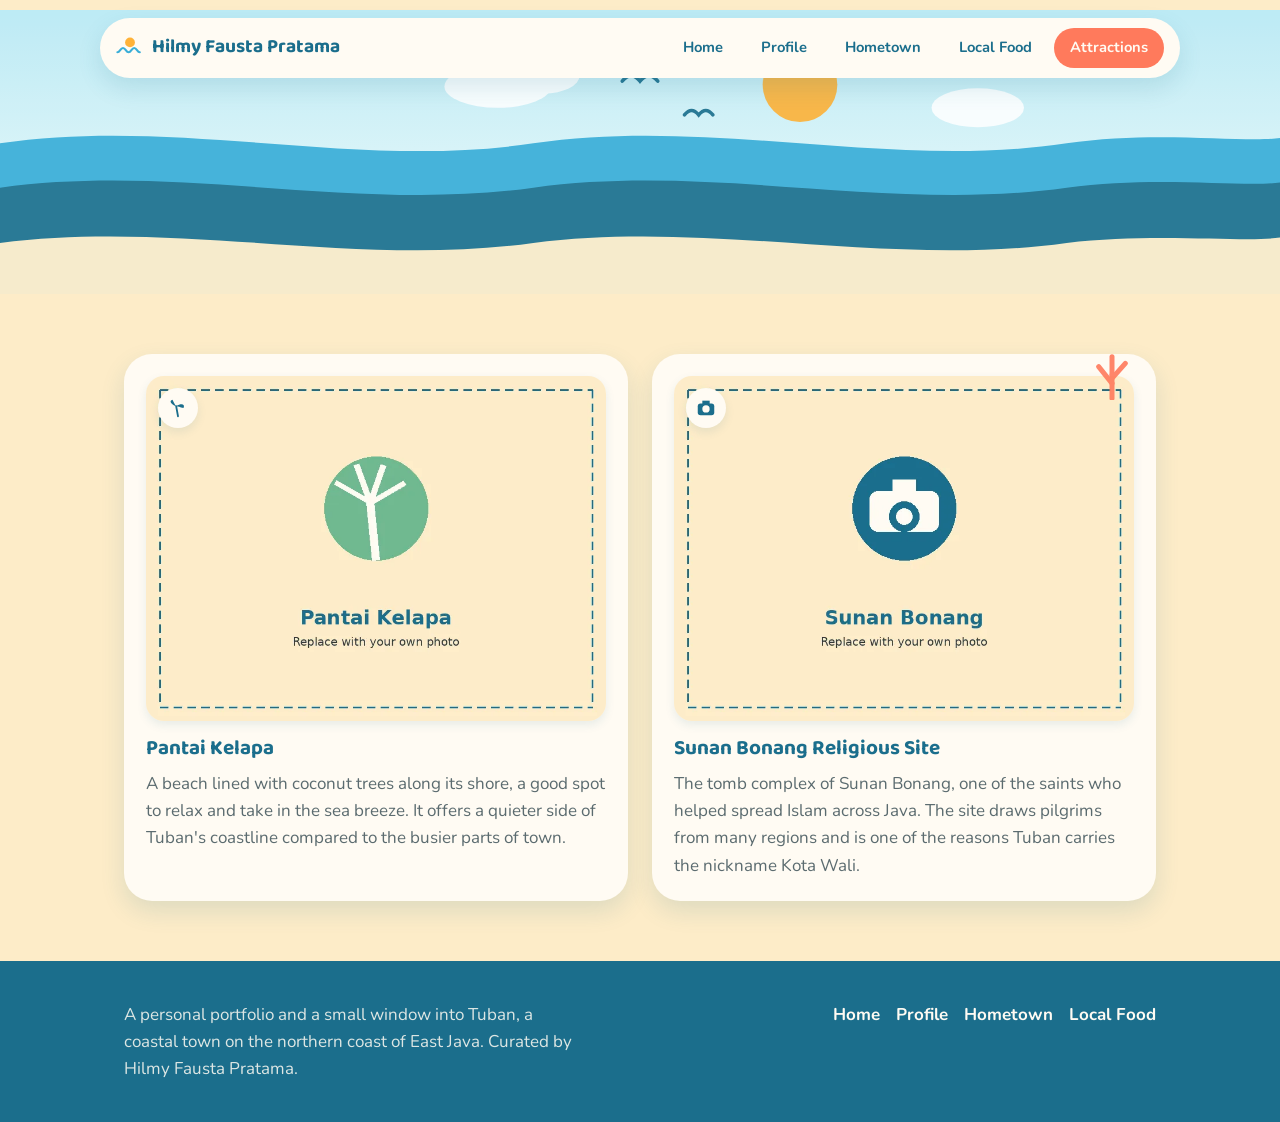
<file: tourist/index.html>
<!DOCTYPE html>
<html lang="en">
<head>
  <meta charset="UTF-8">
  <meta name="viewport" content="width=device-width, initial-scale=1.0">
  <title>Attractions, Tuban</title>
  <meta name="description" content="Places worth visiting in Tuban, including Pantai Kelapa and the Sunan Bonang religious site.">
  <link rel="stylesheet" href="../assets/css/style.css">
</head>
<body>

  <header class="site-header">
    <nav class="nav-bar">
      <a class="logo" href="../index.html">
        <svg viewBox="0 0 40 40" fill="none">
          <path d="M2 26c4 0 4 -6 8 -6s4 6 8 6 4 -6 8 -6 4 6 8 6" stroke="#3AAED8" stroke-width="3" stroke-linecap="round"/>
          <circle cx="20" cy="12" r="7" fill="#FFB238"/>
        </svg>
        Hilmy Fausta Pratama
      </a>
      <button class="nav-toggle" aria-label="Open menu" aria-expanded="false">
        <span></span><span></span><span></span>
      </button>
      <ul class="nav-links">
        <li><a href="../index.html">Home</a></li>
        <li><a href="../profile/index.html">Profile</a></li>
        <li><a href="../hometown/index.html">Hometown</a></li>
        <li><a href="../food/index.html">Local Food</a></li>
        <li><a href="index.html" aria-current="page">Attractions</a></li>
      </ul>
    </nav>
  </header>

  <main>
  <section class="page-header">
    <h1 class="sr-only">Profile</h1>
    <div class="hero-scene">
      <svg viewBox="0 0 1440 320" preserveAspectRatio="xMidYMax slice" xmlns="http://www.w3.org/2000/svg">
        <defs>
          <linearGradient id="skyGrad" x1="0" y1="0" x2="0" y2="1">
            <stop offset="0%" stop-color="#BDEBF5"/>
            <stop offset="100%" stop-color="#EAF9FB"/>
          </linearGradient>
        </defs>
        <rect x="0" y="0" width="1440" height="240" fill="url(#skyGrad)"/>
        <circle cx="900" cy="84" r="42" fill="#FFB238"/>
        <g stroke="#1B6E8C" stroke-width="4" fill="none" stroke-linecap="round">
          <path d="M700,80 q10,-12 20,0 q10,-12 20,0"/>
          <path d="M770,118 q8,-10 16,0 q8,-10 16,0"/>
        </g>
        <g fill="#FFFFFF">
          <ellipse cx="560" cy="86" rx="60" ry="24"/>
          <ellipse cx="612" cy="74" rx="40" ry="20"/>
          <ellipse cx="1100" cy="110" rx="52" ry="22"/>
        </g>
        <path d="M0,150 C 200,120 400,180 600,150 C 800,120 1000,180 1200,150 C 1300,135 1400,150 1440,144 L1440,320 L0,320 Z" fill="#3AAED8"/>
        <path d="M0,200 C 200,172 400,228 600,200 C 800,172 1000,228 1200,200 C 1300,186 1400,200 1440,194 L1440,320 L0,320 Z" fill="#1B6E8C"/>
        <path d="M0,262 C 200,236 400,290 600,262 C 800,236 1000,290 1200,262 C 1300,250 1400,262 1440,256 L1440,320 L0,320 Z" fill="#FDECC8"/>
      </svg>
    </div>
  </section>

    <section class="content">
      <div class="wrap">
        <svg class="decor" viewBox="0 0 60 60" style="width:50px; top:-4px; right:4%;">
          <g stroke="#FF7A5C" stroke-width="6" stroke-linecap="round" fill="none">
            <path d="M30 58 L30 30"/>
            <path d="M30 40 L14 20"/>
            <path d="M30 34 L46 16"/>
            <path d="M30 30 L30 8"/>
          </g>
        </svg>
        <div class="card-grid">
          <div class="card">
            <div class="photo-frame">
              <picture>
                <source srcset="../assets/img/tourist-pantai-kelapa.webp" type="image/webp">
                <img src="../assets/img/tourist-pantai-kelapa.png" alt="Placeholder for a photo of Pantai Kelapa" loading="lazy">
              </picture>
              <span class="icon-badge-overlay">
                <svg viewBox="0 0 24 24" fill="none">
                  <line x1="12" y1="21" x2="10" y2="10" stroke="#1B6E8C" stroke-width="2" stroke-linecap="round"/>
                  <path d="M10 10 C4 8 2 4 6 3 C8 7 9 9 10 10 Z" fill="#1B6E8C"/>
                  <path d="M10 10 C16 6 20 8 18 12 C14 11 12 10 10 10 Z" fill="#1B6E8C"/>
                </svg>
              </span>
            </div>
            <h3>Pantai Kelapa</h3>
            <p>A beach lined with coconut trees along its shore, a good spot to relax and take in the sea breeze. It offers a quieter side of Tuban's coastline compared to the busier parts of town.</p>
          </div>
          <div class="card">
            <div class="photo-frame">
              <picture>
                <source srcset="../assets/img/tourist-sunan-bonang.webp" type="image/webp">
                <img src="../assets/img/tourist-sunan-bonang.png" alt="Placeholder for a photo of the Sunan Bonang site" loading="lazy">
              </picture>
              <span class="icon-badge-overlay">
                <svg viewBox="0 0 24 24" fill="none">
                  <rect x="3" y="7" width="18" height="13" rx="3" fill="#1B6E8C"/>
                  <rect x="8" y="4" width="8" height="4" fill="#1B6E8C"/>
                  <circle cx="12" cy="13" r="4" fill="#FFFBF3"/>
                </svg>
              </span>
            </div>
            <h3>Sunan Bonang Religious Site</h3>
            <p>The tomb complex of Sunan Bonang, one of the saints who helped spread Islam across Java. The site draws pilgrims from many regions and is one of the reasons Tuban carries the nickname Kota Wali.</p>
          </div>
        </div>
      </div>
    </section>
  </main>

  <footer class="site-footer">
    <div class="wrap">
      <p>A personal portfolio and a small window into Tuban, a coastal town on the northern coast of East Java. Curated by Hilmy Fausta Pratama.</p>
      <ul class="footer-links">
        <li><a href="../index.html">Home</a></li>
        <li><a href="../profile/index.html">Profile</a></li>
        <li><a href="../hometown/index.html">Hometown</a></li>
        <li><a href="../food/index.html">Local Food</a></li>
      </ul>
    </div>
  </footer>

  <script src="../assets/js/main.js"></script>
</body>
</html>
</file>
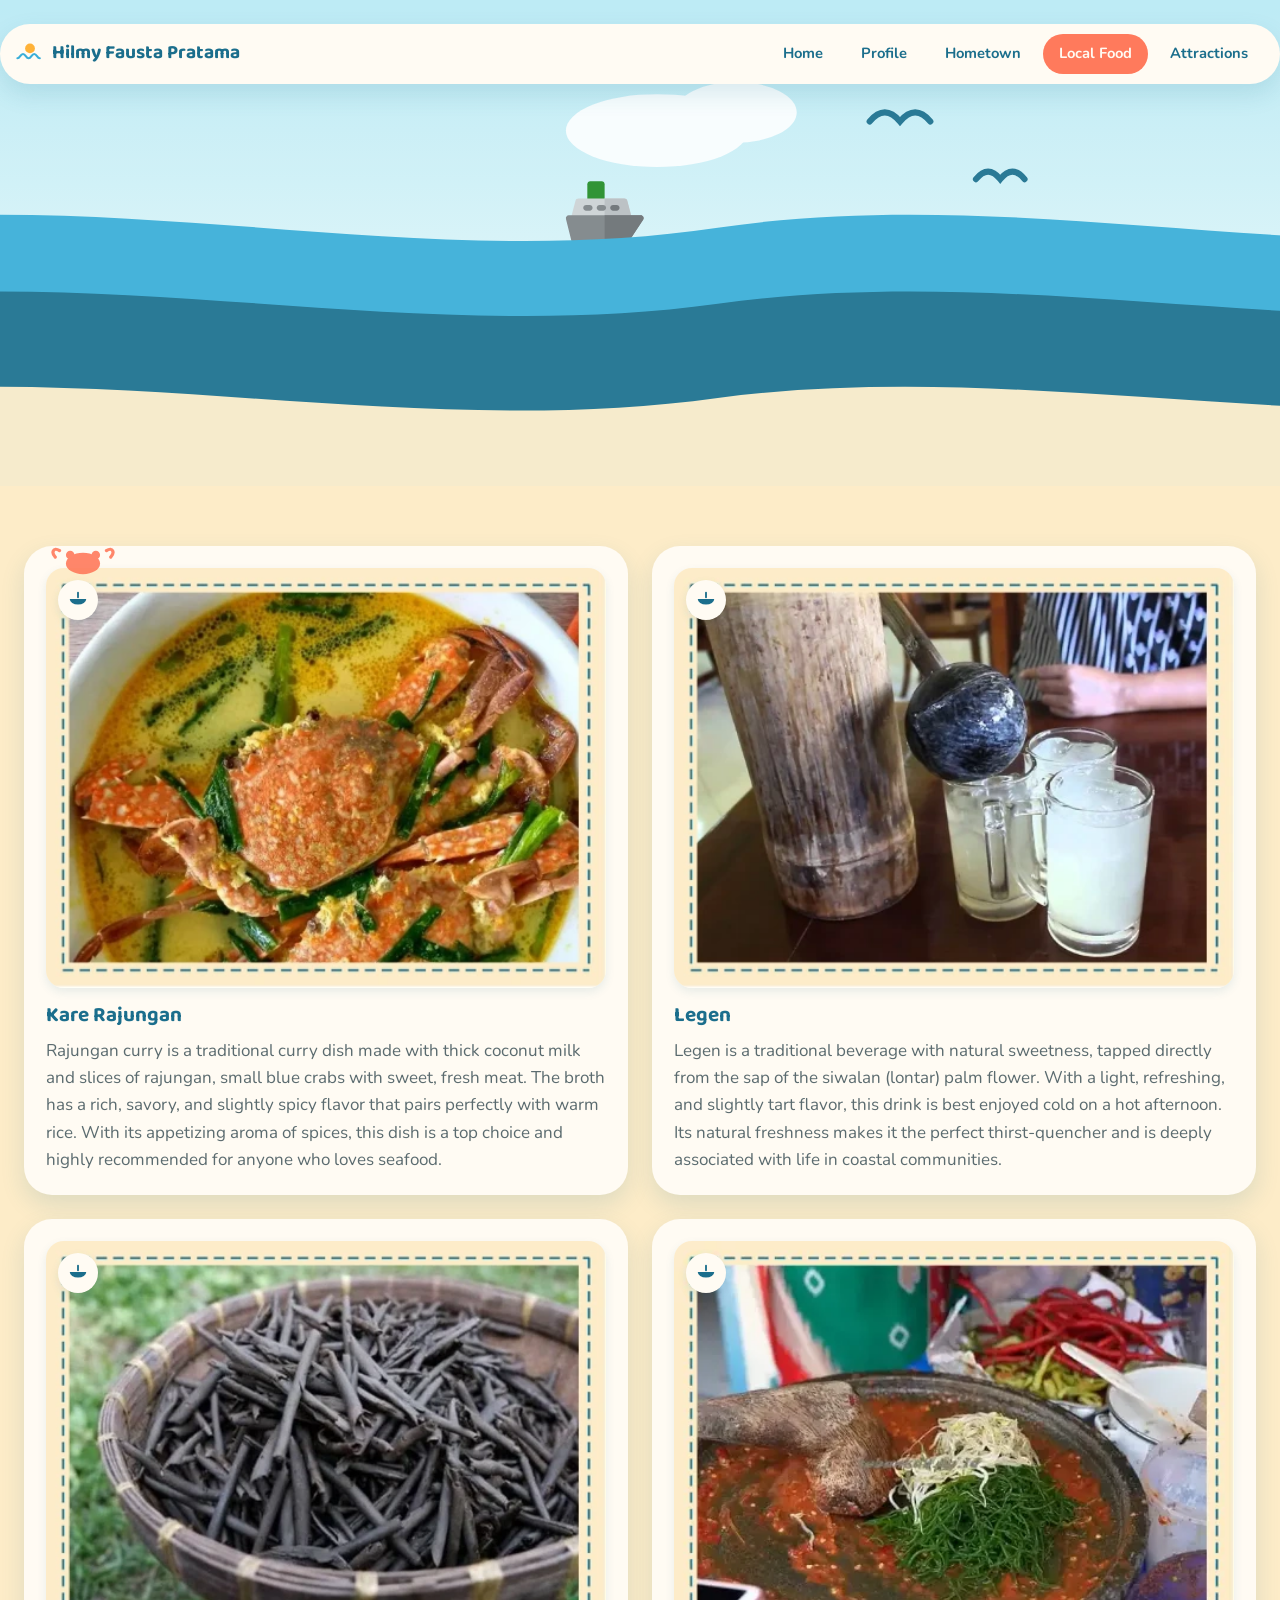
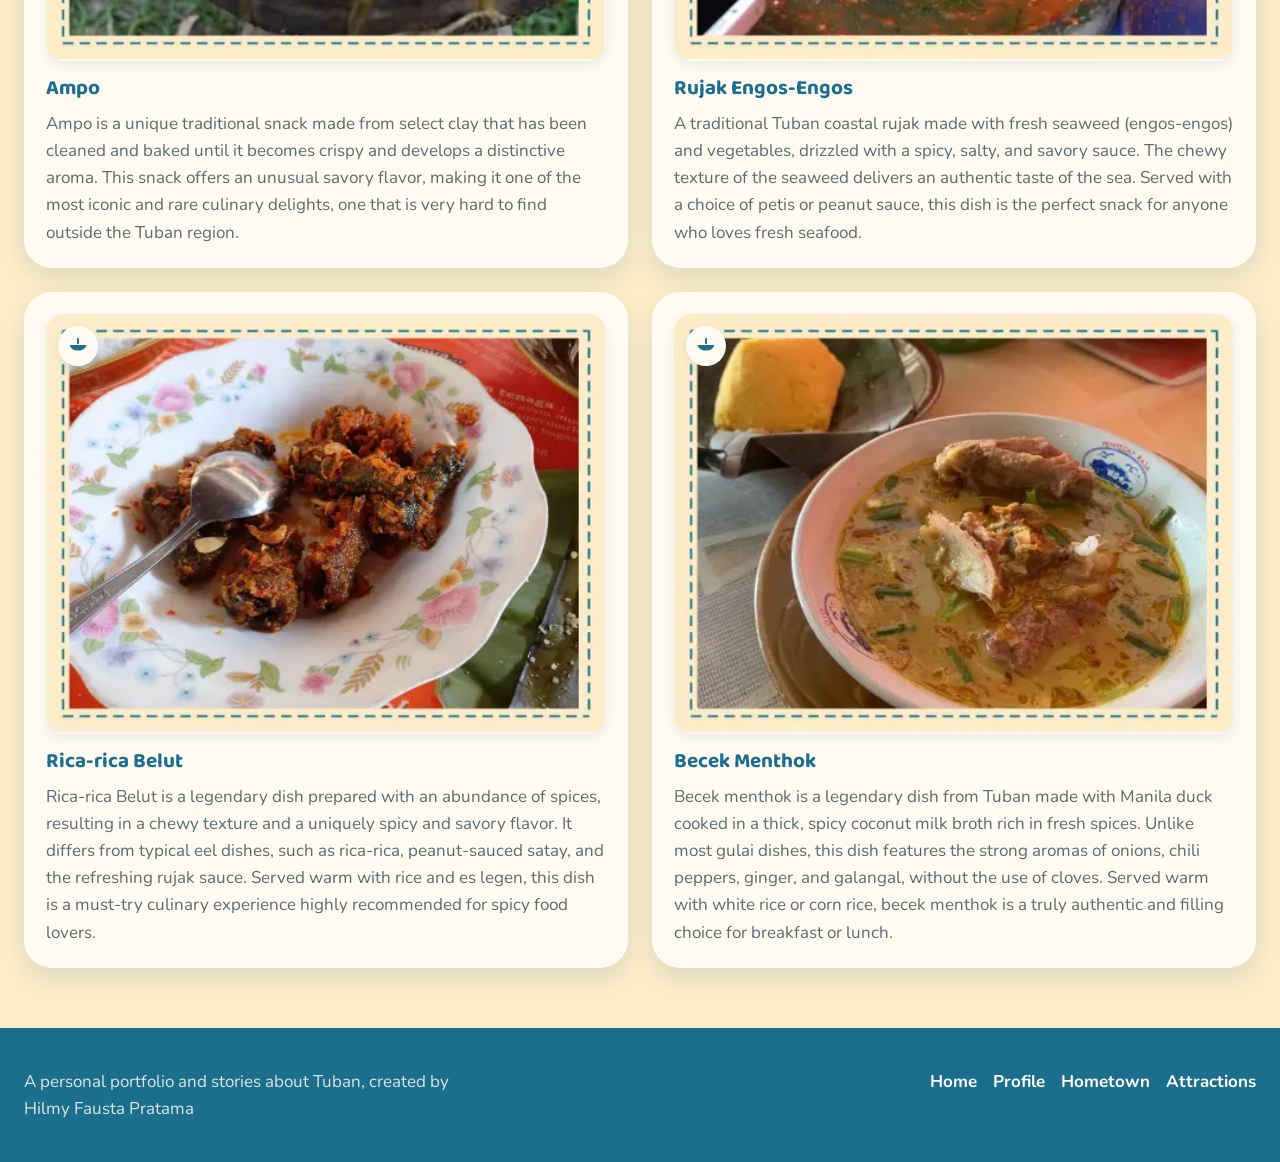
<file: quiz1/food/index.html>
<!DOCTYPE html>
<html lang="en">
<head>
  <meta charset="UTF-8">
  <meta name="viewport" content="width=device-width, initial-scale=1.0">
  <title>Local Food, Tuban</title>
  <meta name="description" content="Dishes and drinks from Tuban, including kare rajungan, legen, and ampo.">
  <link rel="stylesheet" href="/quiz1/assets/css/style.css">
</head>
<body>

  <header class="site-header">
    <nav class="nav-bar">
      <a class="logo" href="/quiz1">
        <svg viewBox="0 0 40 40" fill="none">
          <path d="M2 26c4 0 4 -6 8 -6s4 6 8 6 4 -6 8 -6 4 6 8 6" stroke="#3AAED8" stroke-width="3" stroke-linecap="round"/>
          <circle cx="20" cy="12" r="7" fill="#FFB238"/>
        </svg>
        Hilmy Fausta Pratama
      </a>
      <button class="nav-toggle" aria-label="Open menu" aria-expanded="false">
        <span></span><span></span><span></span>
      </button>
      <ul class="nav-links">
        <li><a href="/quiz1">Home</a></li>
        <li><a href="/quiz1/profile">Profile</a></li>
        <li><a href="/quiz1/hometown">Hometown</a></li>
        <li><a href="/quiz1/food" aria-current="page">Local Food</a></li>
        <li><a href="/quiz1/tourist">Attractions</a></li>
      </ul>
    </nav>
  </header>

  <main>
  <section class="page-header">
    <h1 class="sr-only">Profile</h1>
    <div class="hero-scene">
      <svg viewBox="0 0 1440 320" preserveAspectRatio="xMidYMax slice" xmlns="http://www.w3.org/2000/svg">
        <defs>
          <linearGradient id="skyGrad" x1="0" y1="0" x2="0" y2="1">
            <stop offset="0%" stop-color="#BDEBF5"/>
            <stop offset="100%" stop-color="#EAF9FB"/>
          </linearGradient>
        </defs>
        <rect x="0" y="0" width="1440" height="240" fill="url(#skyGrad)"/>
        <g transform="translate(500,115) scale(0.1)">
          <path style="fill:#228B22;" d="M235.824,195.633h-75.31c-10.655,0-19.293-8.638-19.293-19.293V63.298 c0-10.655,8.638-19.293,19.293-19.293h75.312c10.655,0,19.293,8.638,19.293,19.293V176.34 C255.117,186.995,246.48,195.633,235.824,195.633z"/>
          <path style="fill:#D1D3D4;" d="M414.688,305.99H52.926c-12.637,0-21.873-11.972-18.658-24.201l29.031-110.358 c2.23-8.476,9.893-14.384,18.658-14.384h303.7c8.765,0,16.428,5.909,18.658,14.384l29.03,110.358 C436.559,294.013,427.329,305.99,414.688,305.99z"/>
          <path style="fill:#BCBEC0;" d="M433.346,281.789l-29.03-110.358c-2.23-8.476-9.893-14.384-18.658-14.384H255.117V305.99h159.57 C427.327,305.99,436.56,294.015,433.346,281.789z"/>
          <path style="fill:#808285;" d="M156.479,237.949h-22.862c-10.655,0-19.293-8.638-19.293-19.293s8.638-19.293,19.293-19.293h22.862 c10.655,0,19.292,8.638,19.292,19.293C175.772,229.312,167.134,237.949,156.479,237.949z"/>
          <path style="fill:#808285;" d="M245.239,237.949h-22.862c-10.655,0-19.292-8.638-19.292-19.293s8.638-19.293,19.292-19.293h22.862 c10.655,0,19.293,8.638,19.293,19.293C264.531,229.312,255.893,237.949,245.239,237.949z"/>
          <path style="fill:#808285;" d="M385.097,467.995H59.648c-8.859,0-16.58-6.033-18.721-14.63L0.58,291.36 c-3.031-12.177,6.199-23.955,18.721-23.955h473.383c15.383,0,24.568,17.173,16.071,29.965L401.169,459.375 C397.593,464.759,391.558,467.995,385.097,467.995z"/>
          <path style="fill:#6D6E71;" d="M492.683,267.405H255.117v200.591h129.98c6.462,0,12.496-3.236,16.071-8.62L508.754,297.37 C517.266,284.558,508.041,267.405,492.683,267.405z"/>
          <path style="fill:#6D6E71;" d="M333.999,237.949h-22.863c-10.655,0-19.293-8.638-19.293-19.293s8.638-19.293,19.293-19.293h22.863 c10.655,0,19.293,8.638,19.293,19.293C353.291,229.312,344.653,237.949,333.999,237.949z"/>
        </g>
        <g transform="translate(1250,110) scale(0.085)">
          <path style="fill:#8B4513;" d="M488.727,263.758h-78.708L354.391,152.5c-3.941-7.885-11.999-12.865-20.815-12.865h-54.303V69.818 c0-12.853-10.42-23.273-23.273-23.273h-60.909h-60.908c-12.853,0-23.273,10.42-23.273,23.273v69.817H69.818 c-12.853,0-23.273,10.42-23.273,23.273v100.85H23.273C10.42,263.758,0,274.178,0,287.03v155.151 c0,12.853,10.42,23.273,23.273,23.273h171.818h138.485C431.959,465.455,512,385.413,512,287.03 C512,274.178,501.58,263.758,488.727,263.758z"/>
          <path style="fill:#A0522D;" d="M354.391,152.5c-3.941-7.885-11.999-12.865-20.815-12.865h-54.303H256h-23.273h-37.637h-37.635 h-23.273H110.91H69.818c-12.853,0-23.273,10.42-23.273,23.273v100.85h23.273h125.272H384h26.019L354.391,152.5z"/>
          <path style="fill:#FF8C00;" d="M256,46.545h-60.909h-60.908c-12.853,0-23.273,10.42-23.273,23.273v69.817h23.273h23.273h37.635 h37.637H256h23.273V69.818C279.273,56.965,268.853,46.545,256,46.545z"/>
          <path style="fill:#4A4A4C;" d="M488.727,263.758h-78.708H384H195.091H69.818H46.545H23.273C10.42,263.758,0,274.178,0,287.03 v155.151c0,12.853,10.42,23.273,23.273,23.273h171.818h138.485C431.959,465.455,512,385.413,512,287.03 C512,274.178,501.58,263.758,488.727,263.758z"/>
          <path style="fill:#3A3A3C;" d="M69.818,263.758H46.545H23.273C10.42,263.758,0,274.178,0,287.03v155.151 c0,12.853,10.42,23.273,23.273,23.273h171.818V263.758H69.818z"/>
        </g>
        <g transform="translate(1250,30) scale(0.13)" fill-rule="evenodd">
          <path style="fill:#DDB200;" d="M362.99,450.016l-23.462,53.363l-51.009-28.217c-11.699-6.471-26.091-5.552-36.87,2.356L204.647,512 l-30.066-49.942c-6.895-11.453-19.821-17.853-33.11-16.394l-57.945,6.362l-1.067-58.283c-0.245-13.366-8.238-25.372-20.477-30.752 L8.62,339.528l28.217-51.009c6.471-11.699,5.552-26.091-2.356-36.87L0,204.647l49.942-30.066 c11.453-6.895,17.853-19.821,16.394-33.11l-6.362-57.945l58.283-1.067c13.366-0.245,25.372-8.238,30.752-20.477L172.472,8.62 l51.009,28.217c11.699,6.471,26.091,5.552,36.87-2.356L307.353,0l30.066,49.942c6.895,11.453,19.821,17.853,33.11,16.394 l57.945-6.362l1.067,58.283c0.245,13.366,8.238,25.372,20.477,30.752l53.363,23.462l-28.217,51.009 c-6.471,11.699-5.552,26.091,2.356,36.87L512,307.353l-49.942,30.066c-11.453,6.895-17.853,19.821-16.394,33.11l6.362,57.945 l-58.283,1.067C380.376,429.784,368.371,437.778,362.99,450.016z"></path> <circle style="fill:#FFDA44;" cx="256" cy="256" r="169.566"></circle> <path style="opacity:0.11;fill:#663A00;enable-background:new ;" d="M477.517,260.351c-7.908-10.779-8.828-25.173-2.356-36.87 l28.217-51.009l-48.863-21.484c0.036,1.789,0.068,3.578,0.068,5.375c0,148.676-120.526,269.202-269.202,269.202 c-36.376,0-71.058-7.231-102.71-20.308l0.856,46.769l57.945-6.362c13.289-1.459,26.214,4.94,33.11,16.394L204.647,512l47.001-34.483 c10.779-7.908,25.173-8.828,36.87-2.356l51.009,28.217l23.462-53.363c5.381-12.238,17.386-20.231,30.752-20.477l58.283-1.067 l-6.362-57.945c-1.459-13.289,4.94-26.214,16.394-33.11L512,307.353L477.517,260.351z"></path> <path style="fill:#FFEB99;" d="M142.57,263.837c-4.328,0-7.837-3.509-7.837-7.837c0-66.867,54.401-121.267,121.267-121.267 c4.328,0,7.837,3.509,7.837,7.837c0,4.328-3.509,7.837-7.837,7.837c-58.225,0-105.593,47.368-105.593,105.593 C150.407,260.328,146.898,263.837,142.57,263.837z"></path>
        </g>
        <g stroke="#1B6E8C" stroke-width="4" fill="none" stroke-linecap="round">
          <path d="M700,80 q10,-12 20,0 q10,-12 20,0"/>
          <path d="M770,118 q8,-10 16,0 q8,-10 16,0"/>
        </g>
        <g fill="#FFFFFF">
          <ellipse cx="560" cy="86" rx="60" ry="24"/>
          <ellipse cx="612" cy="74" rx="40" ry="20"/>
          <ellipse cx="1100" cy="110" rx="52" ry="22"/>
        </g>
        <path d="M0,150 C 200,120 400,180 600,150 C 800,120 1000,180 1200,150 C 1300,135 1400,150 1440,144 L1440,320 L0,320 Z" fill="#3AAED8"/>
        <g transform="translate(1100,152) scale(0.085) rotate(35)">
          <path style="fill:#2E5C8A;" stroke="#1B3A52" stroke-width="8" d="M227.2,195.401c9.757,11.302,16.678,24.477,21.577,37.895c14.995,41.006,11.101,84.393,11.101,84.393 s-21.873-33.927-45.345-41.683c-2.053-0.677-4.021-1.46-5.905-2.339c-18.117-8.392-28.688-25.344-32.043-41.313 c-26.995,37.969-27.874,98.711,24.202,173.051c36.943-10.667,53.102,25.016,53.102,25.016s-10.434,0.085-26.149,9.799 c-10.794,6.677-20.223,2.318-20.223,2.318s6.011,8.275-8.053,27.048c-15.641,20.879-11.386,31.334-11.185,31.81 c-26.043-32.519-20-51.525-12.879-76.721c-33.218-36.329-77.568-95.864-86.256-157.178 C74.848,166.681,103.896,31.863,256.524,13.471c230.354-27.768,177.221,150.638,121.505,218.893 c-5.048,6.18-14.381,6.392-19.746,0.508c-0.339-0.37-0.688-0.751-1.037-1.143c-15.757-17.122-51.599-51.641-108.785-41.821 C241.074,191.168,233.973,193.009,227.2,195.401z"/>
          <path style="fill:#FFFFFF;" d="M357.245,231.73l-0.011,0.011c-43.017,31.048-66.425-18.858-108.457,1.556 c-4.9-13.418-11.82-26.593-21.577-37.895c6.773-2.392,13.873-4.233,21.26-5.492C305.646,180.088,341.488,214.608,357.245,231.73z"/>
          <path style="fill:#FFFFFF;" d="M208.628,273.667c-20.18,38.731-16.709,92.065-7.841,131.738 c-52.075-74.34-51.197-135.082-24.202-173.051C179.94,248.323,190.512,265.275,208.628,273.667z"/>
          <circle cx="267" cy="148" r="8" fill="#1B3A52"/>
        </g>
        <path d="M0,200 C 200,172 400,228 600,200 C 800,172 1000,228 1200,200 C 1300,186 1400,200 1440,194 L1440,320 L0,320 Z" fill="#1B6E8C"/>
        <path d="M0,262 C 200,236 400,290 600,262 C 800,236 1000,290 1200,262 C 1300,250 1400,262 1440,256 L1440,320 L0,320 Z" fill="#FDECC8"/>
      </svg>
    </div>
  </section>

    <section class="content">
      <div class="wrap">
        <svg class="decor" viewBox="0 0 60 40" style="width:64px; top:-6px; left:4%;">
          <ellipse cx="30" cy="22" rx="16" ry="10" fill="#FF7A5C"/>
          <circle cx="18" cy="14" r="4" fill="#FF7A5C"/>
          <circle cx="42" cy="14" r="4" fill="#FF7A5C"/>
          <path d="M8 10 C2 6 0 12 4 16" stroke="#FF7A5C" stroke-width="3" fill="none" stroke-linecap="round"/>
          <path d="M52 10 C58 6 60 12 56 16" stroke="#FF7A5C" stroke-width="3" fill="none" stroke-linecap="round"/>
        </svg>
        <div class="card-grid">
          <div class="card">
            <div class="photo-frame">
              <picture>
                <source srcset="/quiz1/assets/img/food-kare-rajungan.webp" type="image/webp">
                <img src="/quiz1/assets/img/food-kare-rajungan.png" alt="Placeholder for a photo of kare rajungan" loading="lazy">
              </picture>
              <span class="icon-badge-overlay">
                <svg viewBox="0 0 24 24" fill="none">
                  <path d="M3 11 a9 6 0 0 0 18 0 Z" fill="#1B6E8C"/>
                  <line x1="12" y1="4" x2="12" y2="9" stroke="#1B6E8C" stroke-width="2" stroke-linecap="round"/>
                </svg>
              </span>
            </div>
            <h3>Kare Rajungan</h3>
            <p>Rajungan curry is a traditional curry dish made with thick coconut milk and slices of rajungan, small blue crabs with sweet, fresh meat. The broth has a rich, savory, and slightly spicy flavor that pairs perfectly with warm rice. With its appetizing aroma of spices, this dish is a top choice and highly recommended for anyone who loves seafood.</p>
          </div>
          <div class="card">
            <div class="photo-frame">
              <picture>
                <source srcset="/quiz1/assets/img/food-legen.webp" type="image/webp">
                <img src="/quiz1/assets/img/food-legen.png" alt="Placeholder for a photo of legen" loading="lazy">
              </picture>
              <span class="icon-badge-overlay">
                <svg viewBox="0 0 24 24" fill="none">
                  <path d="M3 11 a9 6 0 0 0 18 0 Z" fill="#1B6E8C"/>
                  <line x1="12" y1="4" x2="12" y2="9" stroke="#1B6E8C" stroke-width="2" stroke-linecap="round"/>
                </svg>
              </span>
            </div>
            <h3>Legen</h3>
            <p>Legen is a traditional beverage with natural sweetness, tapped directly from the sap of the siwalan (lontar) palm flower. With a light, refreshing, and slightly tart flavor, this drink is best enjoyed cold on a hot afternoon. Its natural freshness makes it the perfect thirst-quencher and is deeply associated with life in coastal communities.</p>
          </div>
          <div class="card">
            <div class="photo-frame">
              <picture>
                <source srcset="/quiz1/assets/img/food-ampo.webp" type="image/webp">
                <img src="/quiz1/assets/img/food-ampo.png" alt="Placeholder for a photo of ampo" loading="lazy">
              </picture>
              <span class="icon-badge-overlay">
                <svg viewBox="0 0 24 24" fill="none">
                  <path d="M3 11 a9 6 0 0 0 18 0 Z" fill="#1B6E8C"/>
                  <line x1="12" y1="4" x2="12" y2="9" stroke="#1B6E8C" stroke-width="2" stroke-linecap="round"/>
                </svg>
              </span>
            </div>
            <h3>Ampo</h3>
            <p>Ampo is a unique traditional snack made from select clay that has been cleaned and baked until it becomes crispy and develops a distinctive aroma. This snack offers an unusual savory flavor, making it one of the most iconic and rare culinary delights, one that is very hard to find outside the Tuban region.</p>
          </div>
          <div class="card">
            <div class="photo-frame">
              <picture>
                <source srcset="/quiz1/assets/img/food-engos.webp" type="image/webp">
                <img src="/quiz1/assets/img/food-engos.png" alt="Placeholder for a photo of engos" loading="lazy">
              </picture>
              <span class="icon-badge-overlay">
                <svg viewBox="0 0 24 24" fill="none">
                  <path d="M3 11 a9 6 0 0 0 18 0 Z" fill="#1B6E8C"/>
                  <line x1="12" y1="4" x2="12" y2="9" stroke="#1B6E8C" stroke-width="2" stroke-linecap="round"/>
                </svg>
              </span>
            </div>
            <h3>Rujak Engos-Engos</h3>
            <p>A traditional Tuban coastal rujak made with fresh seaweed (engos-engos) and vegetables, drizzled with a spicy, salty, and savory sauce. The chewy texture of the seaweed delivers an authentic taste of the sea. Served with a choice of petis or peanut sauce, this dish is the perfect snack for anyone who loves fresh seafood.</p>
          </div>
          <div class="card">
            <div class="photo-frame">
              <picture>
                <source srcset="/quiz1/assets/img/food-belut.webp" type="image/webp">
                <img src="/quiz1/assets/img/food-belut.png" alt="Placeholder for a photo of engos" loading="lazy">
              </picture>
              <span class="icon-badge-overlay">
                <svg viewBox="0 0 24 24" fill="none">
                  <path d="M3 11 a9 6 0 0 0 18 0 Z" fill="#1B6E8C"/>
                  <line x1="12" y1="4" x2="12" y2="9" stroke="#1B6E8C" stroke-width="2" stroke-linecap="round"/>
                </svg>
              </span>
            </div>
            <h3>Rica-rica Belut</h3>
            <p>Rica-rica Belut is a legendary dish prepared with an abundance of spices, resulting in a chewy texture and a uniquely spicy and savory flavor. It differs from typical eel dishes, such as rica-rica, peanut-sauced satay, and the refreshing rujak sauce. Served warm with rice and es legen, this dish is a must-try culinary experience highly recommended for spicy food lovers.</p>
          </div>
          <div class="card">
            <div class="photo-frame">
              <picture>
                <source srcset="/quiz1/assets/img/food-becek-mentog.webp" type="image/webp">
                <img src="/quiz1/assets/img/food-becek-mentog.png" alt="Placeholder for a photo of engos" loading="lazy">
              </picture>
              <span class="icon-badge-overlay">
                <svg viewBox="0 0 24 24" fill="none">
                  <path d="M3 11 a9 6 0 0 0 18 0 Z" fill="#1B6E8C"/>
                  <line x1="12" y1="4" x2="12" y2="9" stroke="#1B6E8C" stroke-width="2" stroke-linecap="round"/>
                </svg>
              </span>
            </div>
            <h3>Becek Menthok</h3>
            <p>Becek menthok is a legendary dish from Tuban made with Manila duck cooked in a thick, spicy coconut milk broth rich in fresh spices. Unlike most gulai dishes, this dish features the strong aromas of onions, chili peppers, ginger, and galangal, without the use of cloves. Served warm with white rice or corn rice, becek menthok is a truly authentic and filling choice for breakfast or lunch.</p>
          </div>
        </div>
      </div>
    </section>
  </main>

  <footer class="site-footer">
    <div class="wrap">
      <p>A personal portfolio and stories about Tuban, created by Hilmy Fausta Pratama</p>
      <ul class="footer-links">
        <li><a href="/quiz1">Home</a></li>
        <li><a href="/quiz1/profile">Profile</a></li>
        <li><a href="/quiz1/hometown">Hometown</a></li>
        <li><a href="/quiz1/tourist">Attractions</a></li>
      </ul>
    </div>
  </footer>

  <script src="/quiz1/assets/js/main.js"></script>
</body>
</html>
</file>
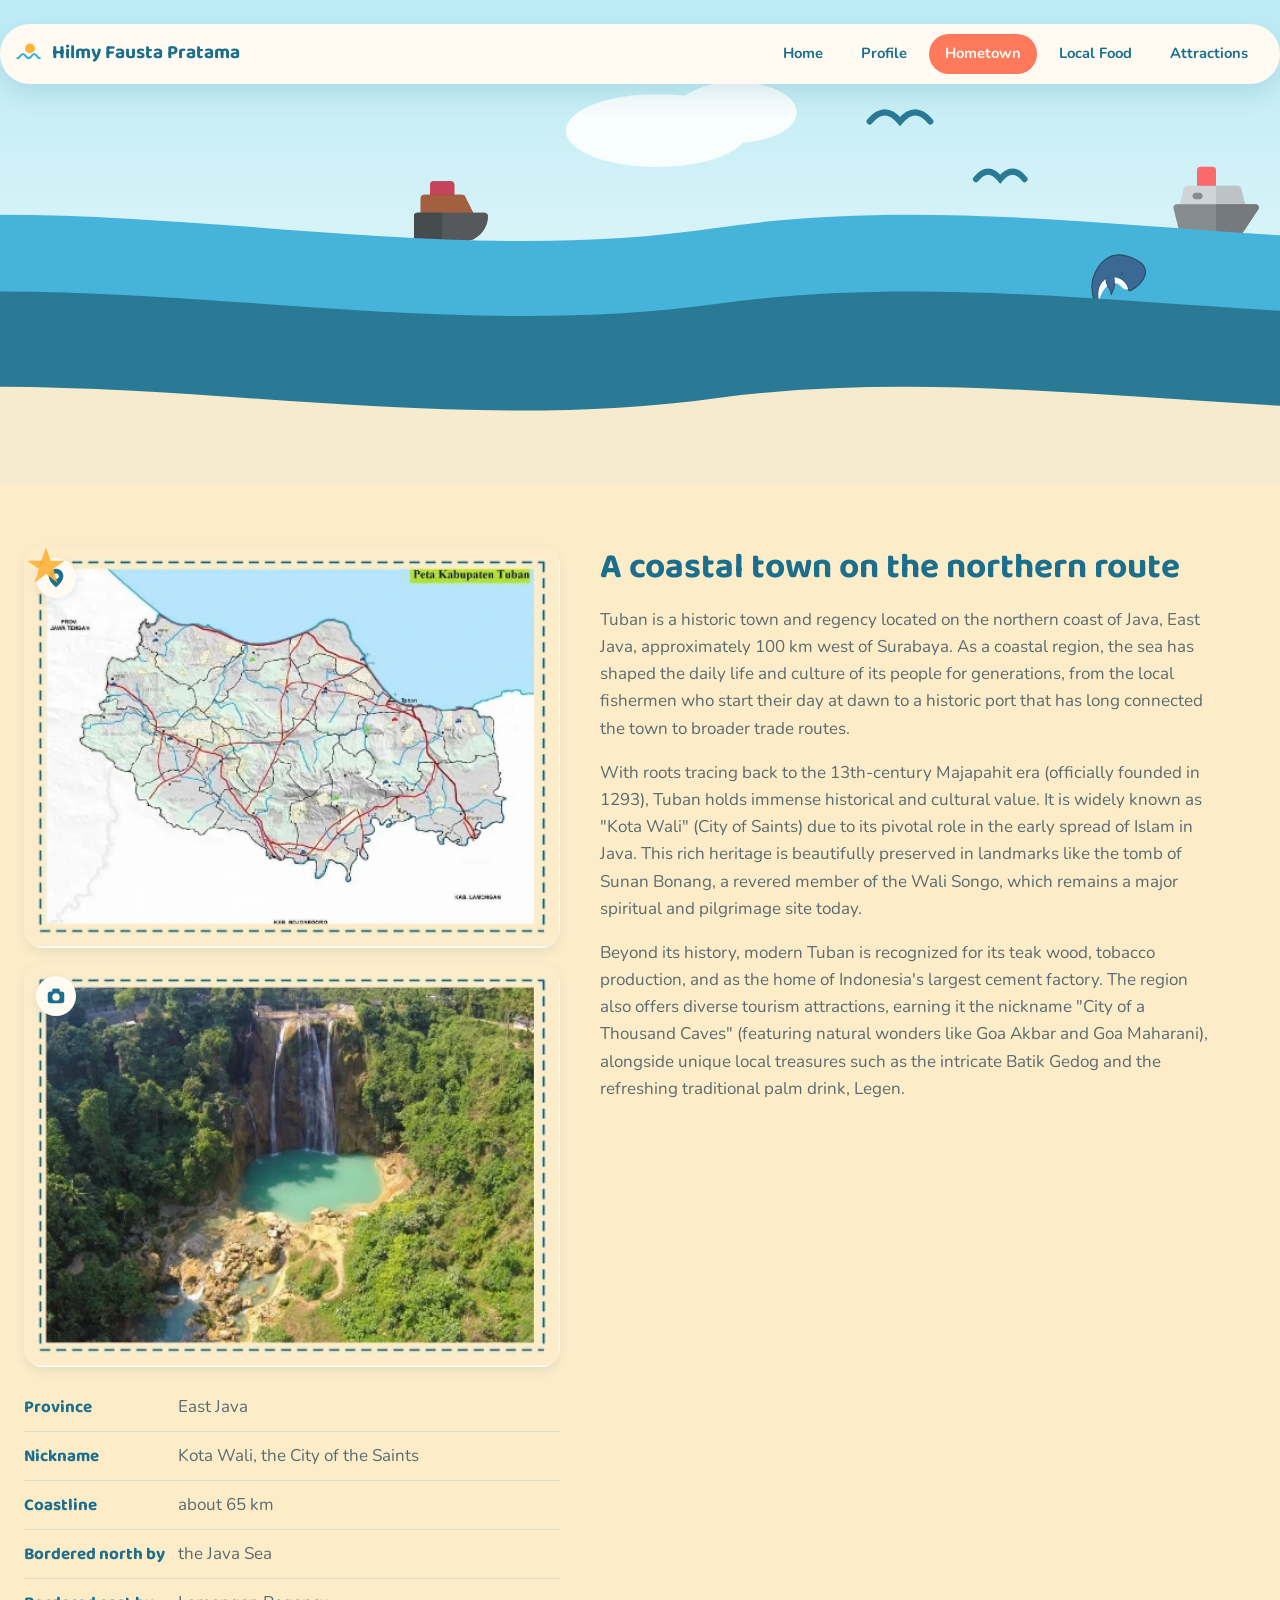
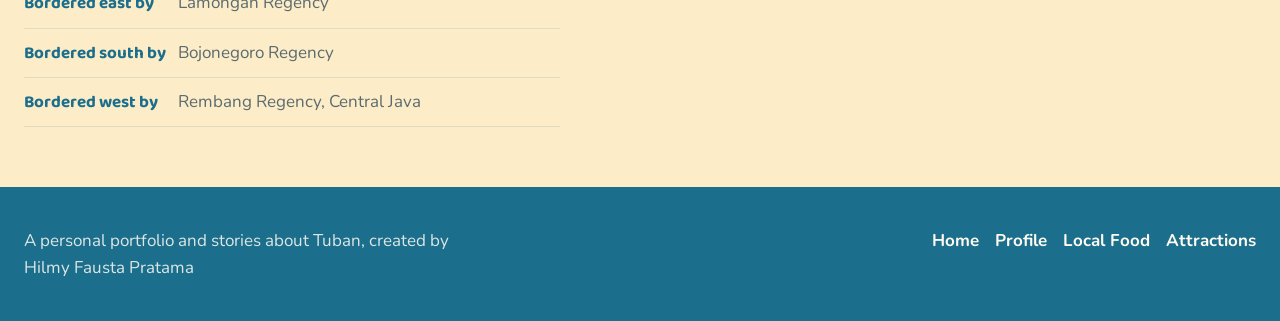
<file: quiz1/hometown/index.html>
<!DOCTYPE html>
<html lang="en">
<head>
  <meta charset="UTF-8">
  <meta name="viewport" content="width=device-width, initial-scale=1.0">
  <title>Hometown, Tuban</title>
  <meta name="description" content="A short introduction to Tuban, a coastal town on the northern coast of East Java.">
  <link rel="stylesheet" href="/quiz1/assets/css/style.css">
</head>
<body>

  <!-- navbar -->
  <header class="site-header">
    <nav class="nav-bar">
      <a class="logo" href="/quiz1">
        <svg viewBox="0 0 40 40" fill="none">
          <path d="M2 26c4 0 4 -6 8 -6s4 6 8 6 4 -6 8 -6 4 6 8 6" stroke="#3AAED8" stroke-width="3" stroke-linecap="round"/>
          <circle cx="20" cy="12" r="7" fill="#FFB238"/>
        </svg>
        Hilmy Fausta Pratama
      </a>
      <button class="nav-toggle" aria-label="Open menu" aria-expanded="false">
        <span></span><span></span><span></span>
      </button>
      <ul class="nav-links">
        <li><a href="/quiz1">Home</a></li>
        <li><a href="/quiz1/profile">Profile</a></li>
        <li><a href="/quiz1/hometown" aria-current="page">Hometown</a></li>
        <li><a href="/quiz1/food">Local Food</a></li>
        <li><a href="/quiz1/tourist">Attractions</a></li>
      </ul>
    </nav>
  </header>

  <main>
    <!-- banner pantai pendek, beda dengan homepage -->
    <section class="page-header">
    <h1 class="sr-only">Profile</h1>
    <div class="hero-scene">
      <svg viewBox="0 0 1440 320" preserveAspectRatio="xMidYMax slice" xmlns="http://www.w3.org/2000/svg">
        <defs>
          <linearGradient id="skyGrad" x1="0" y1="0" x2="0" y2="1">
            <stop offset="0%" stop-color="#BDEBF5"/>
            <stop offset="100%" stop-color="#EAF9FB"/>
          </linearGradient>
        </defs>
        <rect x="0" y="0" width="1440" height="240" fill="url(#skyGrad)"/>
        
        <!-- kapal 1 -->
        <g transform="translate(400,115) scale(0.095)">
          <path style="fill:#8B4513;" d="M488.727,263.758h-78.708L354.391,152.5c-3.941-7.885-11.999-12.865-20.815-12.865h-54.303V69.818 c0-12.853-10.42-23.273-23.273-23.273h-60.909h-60.908c-12.853,0-23.273,10.42-23.273,23.273v69.817H69.818 c-12.853,0-23.273,10.42-23.273,23.273v100.85H23.273C10.42,263.758,0,274.178,0,287.03v155.151 c0,12.853,10.42,23.273,23.273,23.273h171.818h138.485C431.959,465.455,512,385.413,512,287.03 C512,274.178,501.58,263.758,488.727,263.758z"/>
          <path style="fill:#A0522D;" d="M354.391,152.5c-3.941-7.885-11.999-12.865-20.815-12.865h-54.303H256h-23.273h-37.637h-37.635 h-23.273H110.91H69.818c-12.853,0-23.273,10.42-23.273,23.273v100.85h23.273h125.272H384h26.019L354.391,152.5z"/>
          <path style="fill:#C6314D;" d="M256,46.545h-60.909h-60.908c-12.853,0-23.273,10.42-23.273,23.273v69.817h23.273h23.273h37.635 h37.637H256h23.273V69.818C279.273,56.965,268.853,46.545,256,46.545z"/>
          <path style="fill:#4A4A4C;" d="M488.727,263.758h-78.708H384H195.091H69.818H46.545H23.273C10.42,263.758,0,274.178,0,287.03 v155.151c0,12.853,10.42,23.273,23.273,23.273h171.818h138.485C431.959,465.455,512,385.413,512,287.03 C512,274.178,501.58,263.758,488.727,263.758z"/>
          <path style="fill:#3A3A3C;" d="M69.818,263.758H46.545H23.273C10.42,263.758,0,274.178,0,287.03v155.151 c0,12.853,10.42,23.273,23.273,23.273h171.818V263.758H69.818z"/>
        </g>
        
        <!-- kapal 2 -->
        <g transform="translate(900,105) scale(0.11)">
          <path style="fill:#FF5E5B;" d="M235.824,195.633h-75.31c-10.655,0-19.293-8.638-19.293-19.293V63.298 c0-10.655,8.638-19.293,19.293-19.293h75.312c10.655,0,19.293,8.638,19.293,19.293V176.34 C255.117,186.995,246.48,195.633,235.824,195.633z"/>
          <path style="fill:#D1D3D4;" d="M414.688,305.99H52.926c-12.637,0-21.873-11.972-18.658-24.201l29.031-110.358 c2.23-8.476,9.893-14.384,18.658-14.384h303.7c8.765,0,16.428,5.909,18.658,14.384l29.03,110.358 C436.559,294.013,427.329,305.99,414.688,305.99z"/>
          <path style="fill:#BCBEC0;" d="M433.346,281.789l-29.03-110.358c-2.23-8.476-9.893-14.384-18.658-14.384H255.117V305.99h159.57 C427.327,305.99,436.56,294.015,433.346,281.789z"/>
          <path style="fill:#808285;" d="M156.479,237.949h-22.862c-10.655,0-19.293-8.638-19.293-19.293s8.638-19.293,19.293-19.293h22.862 c10.655,0,19.292,8.638,19.292,19.293C175.772,229.312,167.134,237.949,156.479,237.949z"/>
          <path style="fill:#808285;" d="M385.097,467.995H59.648c-8.859,0-16.58-6.033-18.721-14.63L0.58,291.36 c-3.031-12.177,6.199-23.955,18.721-23.955h473.383c15.383,0,24.568,17.173,16.071,29.965L401.169,459.375 C397.593,464.759,391.558,467.995,385.097,467.995z"/>
          <path style="fill:#6D6E71;" d="M492.683,267.405H255.117v200.591h129.98c6.462,0,12.496-3.236,16.071-8.62L508.754,297.37 C517.266,284.558,508.041,267.405,492.683,267.405z"/>
        </g>
        
        <!-- matahari -->
        <g transform="translate(1250,30) scale(0.13)" fill-rule="evenodd">
          <path style="fill:#DDB200;" d="M362.99,450.016l-23.462,53.363l-51.009-28.217c-11.699-6.471-26.091-5.552-36.87,2.356L204.647,512 l-30.066-49.942c-6.895-11.453-19.821-17.853-33.11-16.394l-57.945,6.362l-1.067-58.283c-0.245-13.366-8.238-25.372-20.477-30.752 L8.62,339.528l28.217-51.009c6.471-11.699,5.552-26.091-2.356-36.87L0,204.647l49.942-30.066 c11.453-6.895,17.853-19.821,16.394-33.11l-6.362-57.945l58.283-1.067c13.366-0.245,25.372-8.238,30.752-20.477L172.472,8.62 l51.009,28.217c11.699,6.471,26.091,5.552,36.87-2.356L307.353,0l30.066,49.942c6.895,11.453,19.821,17.853,33.11,16.394 l57.945-6.362l1.067,58.283c0.245,13.366,8.238,25.372,20.477,30.752l53.363,23.462l-28.217,51.009 c-6.471,11.699-5.552,26.091,2.356,36.87L512,307.353l-49.942,30.066c-11.453,6.895-17.853,19.821-16.394,33.11l6.362,57.945 l-58.283,1.067C380.376,429.784,368.371,437.778,362.99,450.016z"></path> <circle style="fill:#FFDA44;" cx="256" cy="256" r="169.566"></circle> <path style="opacity:0.11;fill:#663A00;enable-background:new ;" d="M477.517,260.351c-7.908-10.779-8.828-25.173-2.356-36.87 l28.217-51.009l-48.863-21.484c0.036,1.789,0.068,3.578,0.068,5.375c0,148.676-120.526,269.202-269.202,269.202 c-36.376,0-71.058-7.231-102.71-20.308l0.856,46.769l57.945-6.362c13.289-1.459,26.214,4.94,33.11,16.394L204.647,512l47.001-34.483 c10.779-7.908,25.173-8.828,36.87-2.356l51.009,28.217l23.462-53.363c5.381-12.238,17.386-20.231,30.752-20.477l58.283-1.067 l-6.362-57.945c-1.459-13.289,4.94-26.214,16.394-33.11L512,307.353L477.517,260.351z"></path> <path style="fill:#FFEB99;" d="M142.57,263.837c-4.328,0-7.837-3.509-7.837-7.837c0-66.867,54.401-121.267,121.267-121.267 c4.328,0,7.837,3.509,7.837,7.837c0,4.328-3.509,7.837-7.837,7.837c-58.225,0-105.593,47.368-105.593,105.593 C150.407,260.328,146.898,263.837,142.57,263.837z"></path>
        </g>
        <g stroke="#1B6E8C" stroke-width="4" fill="none" stroke-linecap="round">
          <path d="M700,80 q10,-12 20,0 q10,-12 20,0"/>
          <path d="M770,118 q8,-10 16,0 q8,-10 16,0"/>
        </g>
        <g fill="#FFFFFF">
          <ellipse cx="560" cy="86" rx="60" ry="24"/>
          <ellipse cx="612" cy="74" rx="40" ry="20"/>
          <ellipse cx="1100" cy="110" rx="52" ry="22"/>
        </g>
        
        <!-- laut lapisan 1 -->
        <path d="M0,150 C 200,120 400,180 600,150 C 800,120 1000,180 1200,150 C 1300,135 1400,150 1440,144 L1440,320 L0,320 Z" fill="#3AAED8"/>
        
        <!-- ikan paus -->
        <g transform="translate(850,158) scale(0.09) rotate(25)">
          <path style="fill:#2E5C8A;" stroke="#1B3A52" stroke-width="8" d="M227.2,195.401c9.757,11.302,16.678,24.477,21.577,37.895c14.995,41.006,11.101,84.393,11.101,84.393 s-21.873-33.927-45.345-41.683c-2.053-0.677-4.021-1.46-5.905-2.339c-18.117-8.392-28.688-25.344-32.043-41.313 c-26.995,37.969-27.874,98.711,24.202,173.051c36.943-10.667,53.102,25.016,53.102,25.016s-10.434,0.085-26.149,9.799 c-10.794,6.677-20.223,2.318-20.223,2.318s6.011,8.275-8.053,27.048c-15.641,20.879-11.386,31.334-11.185,31.81 c-26.043-32.519-20-51.525-12.879-76.721c-33.218-36.329-77.568-95.864-86.256-157.178 C74.848,166.681,103.896,31.863,256.524,13.471c230.354-27.768,177.221,150.638,121.505,218.893 c-5.048,6.18-14.381,6.392-19.746,0.508c-0.339-0.37-0.688-0.751-1.037-1.143c-15.757-17.122-51.599-51.641-108.785-41.821 C241.074,191.168,233.973,193.009,227.2,195.401z"/>
          <path style="fill:#FFFFFF;" d="M357.245,231.73l-0.011,0.011c-43.017,31.048-66.425-18.858-108.457,1.556 c-4.9-13.418-11.82-26.593-21.577-37.895c6.773-2.392,13.873-4.233,21.26-5.492C305.646,180.088,341.488,214.608,357.245,231.73z"/>
          <path style="fill:#FFFFFF;" d="M208.628,273.667c-20.18,38.731-16.709,92.065-7.841,131.738 c-52.075-74.34-51.197-135.082-24.202-173.051C179.94,248.323,190.512,265.275,208.628,273.667z"/>
          <circle cx="267" cy="148" r="8" fill="#1B3A52"/>
        </g>
        
        <!-- laut lapisan 2 -->
        <path d="M0,200 C 200,172 400,228 600,200 C 800,172 1000,228 1200,200 C 1300,186 1400,200 1440,194 L1440,320 L0,320 Z" fill="#1B6E8C"/>
        <path d="M0,262 C 200,236 400,290 600,262 C 800,236 1000,290 1200,262 C 1300,250 1400,262 1440,256 L1440,320 L0,320 Z" fill="#FDECC8"/>
      </svg>
    </div>
  </section>

    <section class="content">
      <div class="wrap">
        <svg class="decor" viewBox="0 0 60 60" style="width:40px; top:0; left:2%;">
          <path d="M30 2 L37 22 L58 22 L41 34 L47 55 L30 42 L13 55 L19 34 L2 22 L23 22 Z" fill="#FFB238"/>
        </svg>
        <div class="info-block">
          <div>
            <div class="photo-frame">
              <picture>
                <source srcset="/quiz1/assets/img/hometown-map.webp" type="image/webp">
                <img src="/quiz1/assets/img/hometown-map.png" alt="Placeholder for a map of Tuban" loading="lazy">
              </picture>
              <span class="icon-badge-overlay">
                <svg viewBox="0 0 24 24" fill="none">
                  <path d="M12 2 C7 2 4 6 4 10 C4 16 12 22 12 22 C12 22 20 16 20 10 C20 6 17 2 12 2 Z" fill="#1B6E8C"/>
                  <circle cx="12" cy="10" r="3" fill="#FFFBF3"/>
                </svg>
              </span>
            </div>
            <div class="photo-frame">
              <picture>
                <source srcset="/quiz1/assets/img/hometown-glance.webp" type="image/webp">
                <img src="/quiz1/assets/img/hometown-glance.png" alt="Placeholder for a photo of Tuban" loading="lazy">
              </picture>
              <span class="icon-badge-overlay">
                <svg viewBox="0 0 24 24" fill="none">
                  <rect x="3" y="7" width="18" height="13" rx="3" fill="#1B6E8C"/>
                  <rect x="8" y="4" width="8" height="4" fill="#1B6E8C"/>
                  <circle cx="12" cy="13" r="4" fill="#FFFBF3"/>
                </svg>
              </span>
            </div>
            <ul class="fact-list">
              <li><strong>Province</strong> East Java</li>
              <li><strong>Nickname</strong> Kota Wali, the City of the Saints</li>
              <li><strong>Coastline</strong> about 65 km</li>
              <li><strong>Bordered north by</strong> the Java Sea</li>
              <li><strong>Bordered east by</strong> Lamongan Regency</li>
              <li><strong>Bordered south by</strong> Bojonegoro Regency</li>
              <li><strong>Bordered west by</strong> Rembang Regency, Central Java</li>
            </ul>
          </div>
          <div>
            <h2>A coastal town on the northern route</h2>
            <p>Tuban is a historic town and regency located on the northern coast of Java, East Java, approximately 100 km west of Surabaya. As a coastal region, the sea has shaped the daily life and culture of its people for generations, from the local fishermen who start their day at dawn to a historic port that has long connected the town to broader trade routes.</p>
            <p>With roots tracing back to the 13th-century Majapahit era (officially founded in 1293), Tuban holds immense historical and cultural value. It is widely known as "Kota Wali" (City of Saints) due to its pivotal role in the early spread of Islam in Java. This rich heritage is beautifully preserved in landmarks like the tomb of Sunan Bonang, a revered member of the Wali Songo, which remains a major spiritual and pilgrimage site today.</p>
            <p>Beyond its history, modern Tuban is recognized for its teak wood, tobacco production, and as the home of Indonesia's largest cement factory. The region also offers diverse tourism attractions, earning it the nickname "City of a Thousand Caves" (featuring natural wonders like Goa Akbar and Goa Maharani), alongside unique local treasures such as the intricate Batik Gedog and the refreshing traditional palm drink, Legen.</p>
          </div>
        </div>
      </div>
    </section>
  </main>

  <footer class="site-footer">
    <div class="wrap">
      <p>A personal portfolio and stories about Tuban, created by Hilmy Fausta Pratama</p>
      <ul class="footer-links">
        <li><a href="/quiz1">Home</a></li>
        <li><a href="/quiz1/profile">Profile</a></li>
        <li><a href="/quiz1/food">Local Food</a></li>
        <li><a href="/quiz1/tourist">Attractions</a></li>
      </ul>
    </div>
  </footer>

  <script src="/quiz1/assets/js/main.js"></script>
</body>
</html>
</file>
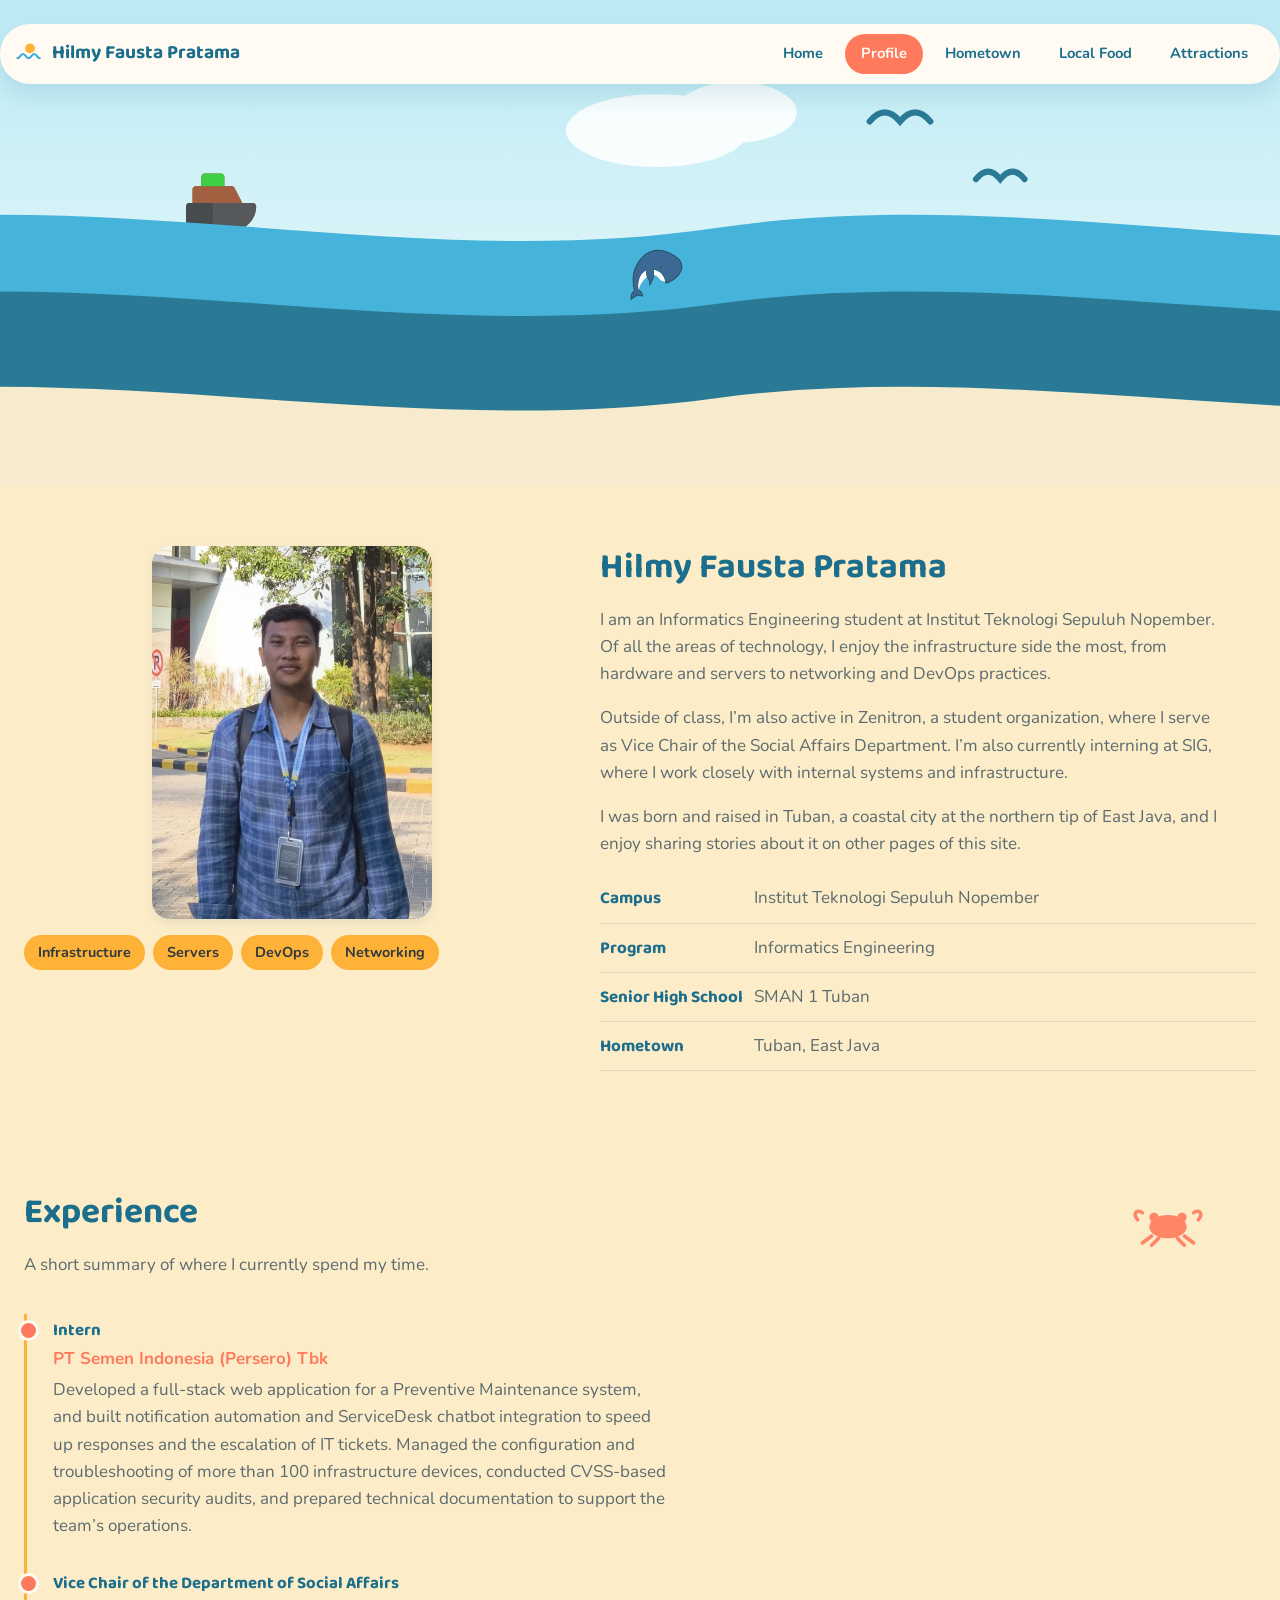
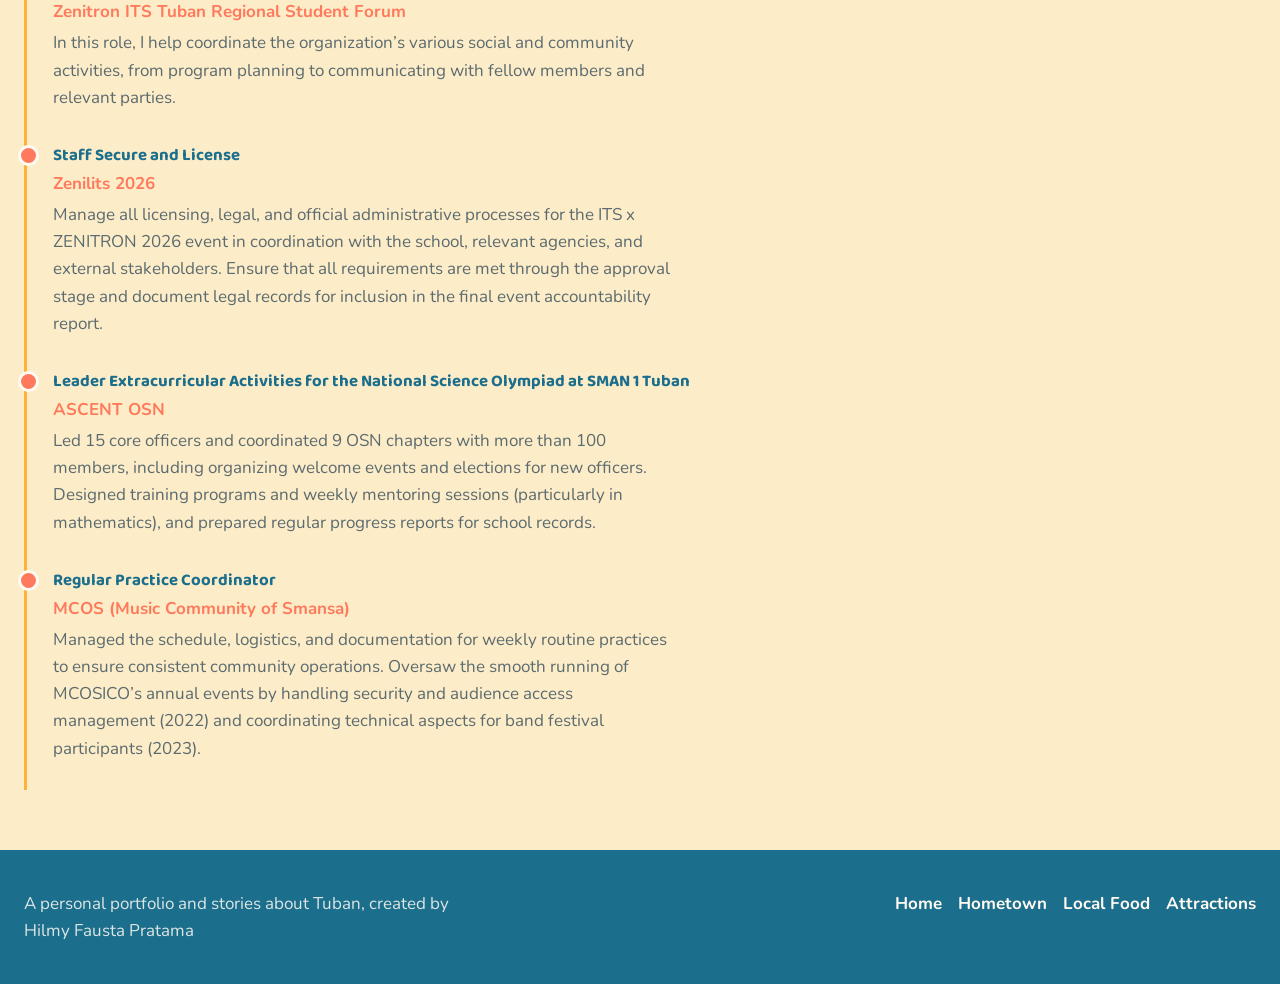
<file: quiz1/profile/index.html>
<!DOCTYPE html>
<html lang="en">
<head>
  <meta charset="UTF-8">
  <meta name="viewport" content="width=device-width, initial-scale=1.0">
  <title>Profile, Hilmy Fausta Pratama</title>
  <meta name="description" content="Profile of Hilmy Fausta Pratama, an Informatics Engineering student with an interest in infrastructure and networking.">
  <link rel="stylesheet" href="/quiz1/assets/css/style.css">
</head>
<body>

  <!-- navbar -->
  <header class="site-header">
    <nav class="nav-bar">
      <a class="logo" href="/quiz1">
        <svg viewBox="0 0 40 40" fill="none">
          <path d="M2 26c4 0 4 -6 8 -6s4 6 8 6 4 -6 8 -6 4 6 8 6" stroke="#3AAED8" stroke-width="3" stroke-linecap="round"/>
          <circle cx="20" cy="12" r="7" fill="#FFB238"/>
        </svg>
        Hilmy Fausta Pratama
      </a>
      <button class="nav-toggle" aria-label="Open menu" aria-expanded="false">
        <span></span><span></span><span></span>
      </button>
      <ul class="nav-links">
        <li><a href="/quiz1">Home</a></li>
        <li><a href="/quiz1/profile" aria-current="page">Profile</a></li>
        <li><a href="/quiz1/hometown">Hometown</a></li>
        <li><a href="/quiz1/food">Local Food</a></li>
        <li><a href="/quiz1/tourist">Attractions</a></li>
      </ul>
    </nav>
  </header>

  <main>
    <!-- banner pantai pendek, beda dengan homepage -->
    <section class="page-header">
    <h1 class="sr-only">Profile</h1>
    <div class="hero-scene">
      <svg viewBox="0 0 1440 320" preserveAspectRatio="xMidYMax slice" xmlns="http://www.w3.org/2000/svg">
        <defs>
          <linearGradient id="skyGrad" x1="0" y1="0" x2="0" y2="1">
            <stop offset="0%" stop-color="#BDEBF5"/>
            <stop offset="100%" stop-color="#EAF9FB"/>
          </linearGradient>
        </defs>
        <rect x="0" y="0" width="1440" height="240" fill="url(#skyGrad)"/>
        
        <!-- kapal 1 -->
        <g transform="translate(1200,100) scale(0.12)">
          <path style="fill:#FFD700;" d="M235.824,195.633h-75.31c-10.655,0-19.293-8.638-19.293-19.293V63.298 c0-10.655,8.638-19.293,19.293-19.293h75.312c10.655,0,19.293,8.638,19.293,19.293V176.34 C255.117,186.995,246.48,195.633,235.824,195.633z"/>
          <path style="fill:#D1D3D4;" d="M414.688,305.99H52.926c-12.637,0-21.873-11.972-18.658-24.201l29.031-110.358 c2.23-8.476,9.893-14.384,18.658-14.384h303.7c8.765,0,16.428,5.909,18.658,14.384l29.03,110.358 C436.559,294.013,427.329,305.99,414.688,305.99z"/>
          <path style="fill:#BCBEC0;" d="M433.346,281.789l-29.03-110.358c-2.23-8.476-9.893-14.384-18.658-14.384H255.117V305.99h159.57 C427.327,305.99,436.56,294.015,433.346,281.789z"/>
          <path style="fill:#808285;" d="M156.479,237.949h-22.862c-10.655,0-19.293-8.638-19.293-19.293s8.638-19.293,19.293-19.293h22.862 c10.655,0,19.292,8.638,19.292,19.293C175.772,229.312,167.134,237.949,156.479,237.949z"/>
          <path style="fill:#808285;" d="M245.239,237.949h-22.862c-10.655,0-19.292-8.638-19.292-19.293s8.638-19.293,19.292-19.293h22.862 c10.655,0,19.293,8.638,19.293,19.293C264.531,229.312,255.893,237.949,245.239,237.949z"/>
          <path style="fill:#808285;" d="M385.097,467.995H59.648c-8.859,0-16.58-6.033-18.721-14.63L0.58,291.36 c-3.031-12.177,6.199-23.955,18.721-23.955h473.383c15.383,0,24.568,17.173,16.071,29.965L401.169,459.375 C397.593,464.759,391.558,467.995,385.097,467.995z"/>
          <path style="fill:#6D6E71;" d="M492.683,267.405H255.117v200.591h129.98c6.462,0,12.496-3.236,16.071-8.62L508.754,297.37 C517.266,284.558,508.041,267.405,492.683,267.405z"/>
          <path style="fill:#6D6E71;" d="M333.999,237.949h-22.863c-10.655,0-19.293-8.638-19.293-19.293s8.638-19.293,19.293-19.293h22.863 c10.655,0,19.293,8.638,19.293,19.293C353.291,229.312,344.653,237.949,333.999,237.949z"/>
        </g>
        
        <!-- kapal 2 -->
        <g transform="translate(250,110) scale(0.09)">
          <path style="fill:#8B4513;" d="M488.727,263.758h-78.708L354.391,152.5c-3.941-7.885-11.999-12.865-20.815-12.865h-54.303V69.818 c0-12.853-10.42-23.273-23.273-23.273h-60.909h-60.908c-12.853,0-23.273,10.42-23.273,23.273v69.817H69.818 c-12.853,0-23.273,10.42-23.273,23.273v100.85H23.273C10.42,263.758,0,274.178,0,287.03v155.151 c0,12.853,10.42,23.273,23.273,23.273h171.818h138.485C431.959,465.455,512,385.413,512,287.03 C512,274.178,501.58,263.758,488.727,263.758z"/>
          <path style="fill:#A0522D;" d="M354.391,152.5c-3.941-7.885-11.999-12.865-20.815-12.865h-54.303H256h-23.273h-37.637h-37.635 h-23.273H110.91H69.818c-12.853,0-23.273,10.42-23.273,23.273v100.85h23.273h125.272H384h26.019L354.391,152.5z"/>
          <path style="fill:#32CD32;" d="M256,46.545h-60.909h-60.908c-12.853,0-23.273,10.42-23.273,23.273v69.817h23.273h23.273h37.635 h37.637H256h23.273V69.818C279.273,56.965,268.853,46.545,256,46.545z"/>
          <path style="fill:#4A4A4C;" d="M488.727,263.758h-78.708H384H195.091H69.818H46.545H23.273C10.42,263.758,0,274.178,0,287.03 v155.151c0,12.853,10.42,23.273,23.273,23.273h171.818h138.485C431.959,465.455,512,385.413,512,287.03 C512,274.178,501.58,263.758,488.727,263.758z"/>
          <path style="fill:#3A3A3C;" d="M69.818,263.758H46.545H23.273C10.42,263.758,0,274.178,0,287.03v155.151 c0,12.853,10.42,23.273,23.273,23.273h171.818V263.758H69.818z"/>
        </g>
        
        <!-- matahari -->
        <g transform="translate(1250,30) scale(0.13)" fill-rule="evenodd">
          <path style="fill:#DDB200;" d="M362.99,450.016l-23.462,53.363l-51.009-28.217c-11.699-6.471-26.091-5.552-36.87,2.356L204.647,512 l-30.066-49.942c-6.895-11.453-19.821-17.853-33.11-16.394l-57.945,6.362l-1.067-58.283c-0.245-13.366-8.238-25.372-20.477-30.752 L8.62,339.528l28.217-51.009c6.471-11.699,5.552-26.091-2.356-36.87L0,204.647l49.942-30.066 c11.453-6.895,17.853-19.821,16.394-33.11l-6.362-57.945l58.283-1.067c13.366-0.245,25.372-8.238,30.752-20.477L172.472,8.62 l51.009,28.217c11.699,6.471,26.091,5.552,36.87-2.356L307.353,0l30.066,49.942c6.895,11.453,19.821,17.853,33.11,16.394 l57.945-6.362l1.067,58.283c0.245,13.366,8.238,25.372,20.477,30.752l53.363,23.462l-28.217,51.009 c-6.471,11.699-5.552,26.091,2.356,36.87L512,307.353l-49.942,30.066c-11.453,6.895-17.853,19.821-16.394,33.11l6.362,57.945 l-58.283,1.067C380.376,429.784,368.371,437.778,362.99,450.016z"></path> <circle style="fill:#FFDA44;" cx="256" cy="256" r="169.566"></circle> <path style="opacity:0.11;fill:#663A00;enable-background:new ;" d="M477.517,260.351c-7.908-10.779-8.828-25.173-2.356-36.87 l28.217-51.009l-48.863-21.484c0.036,1.789,0.068,3.578,0.068,5.375c0,148.676-120.526,269.202-269.202,269.202 c-36.376,0-71.058-7.231-102.71-20.308l0.856,46.769l57.945-6.362c13.289-1.459,26.214,4.94,33.11,16.394L204.647,512l47.001-34.483 c10.779-7.908,25.173-8.828,36.87-2.356l51.009,28.217l23.462-53.363c5.381-12.238,17.386-20.231,30.752-20.477l58.283-1.067 l-6.362-57.945c-1.459-13.289,4.94-26.214,16.394-33.11L512,307.353L477.517,260.351z"></path> <path style="fill:#FFEB99;" d="M142.57,263.837c-4.328,0-7.837-3.509-7.837-7.837c0-66.867,54.401-121.267,121.267-121.267 c4.328,0,7.837,3.509,7.837,7.837c0,4.328-3.509,7.837-7.837,7.837c-58.225,0-105.593,47.368-105.593,105.593 C150.407,260.328,146.898,263.837,142.57,263.837z"></path>
        </g>
        
        <!-- burung -->
        <g stroke="#1B6E8C" stroke-width="4" fill="none" stroke-linecap="round">
          <path d="M700,80 q10,-12 20,0 q10,-12 20,0"/>
          <path d="M770,118 q8,-10 16,0 q8,-10 16,0"/>
        </g>
        
        <!-- awan random -->
        <g fill="#FFFFFF">
          <ellipse cx="560" cy="86" rx="60" ry="24"/>
          <ellipse cx="612" cy="74" rx="40" ry="20"/>
          <ellipse cx="1100" cy="110" rx="52" ry="22"/>
        </g>

        <!-- laut lapisan 1 -->
        <path d="M0,150 C 200,120 400,180 600,150 C 800,120 1000,180 1200,150 C 1300,135 1400,150 1440,144 L1440,320 L0,320 Z" fill="#3AAED8"/>
        
        <!-- ikan paus -->
        <g transform="translate(550,155) scale(0.08) rotate(30)">
          <path style="fill:#2E5C8A;" stroke="#1B3A52" stroke-width="8" d="M227.2,195.401c9.757,11.302,16.678,24.477,21.577,37.895c14.995,41.006,11.101,84.393,11.101,84.393 s-21.873-33.927-45.345-41.683c-2.053-0.677-4.021-1.46-5.905-2.339c-18.117-8.392-28.688-25.344-32.043-41.313 c-26.995,37.969-27.874,98.711,24.202,173.051c36.943-10.667,53.102,25.016,53.102,25.016s-10.434,0.085-26.149,9.799 c-10.794,6.677-20.223,2.318-20.223,2.318s6.011,8.275-8.053,27.048c-15.641,20.879-11.386,31.334-11.185,31.81 c-26.043-32.519-20-51.525-12.879-76.721c-33.218-36.329-77.568-95.864-86.256-157.178 C74.848,166.681,103.896,31.863,256.524,13.471c230.354-27.768,177.221,150.638,121.505,218.893 c-5.048,6.18-14.381,6.392-19.746,0.508c-0.339-0.37-0.688-0.751-1.037-1.143c-15.757-17.122-51.599-51.641-108.785-41.821 C241.074,191.168,233.973,193.009,227.2,195.401z"/>
          <path style="fill:#FFFFFF;" d="M357.245,231.73l-0.011,0.011c-43.017,31.048-66.425-18.858-108.457,1.556 c-4.9-13.418-11.82-26.593-21.577-37.895c6.773-2.392,13.873-4.233,21.26-5.492C305.646,180.088,341.488,214.608,357.245,231.73z"/>
          <path style="fill:#FFFFFF;" d="M208.628,273.667c-20.18,38.731-16.709,92.065-7.841,131.738 c-52.075-74.34-51.197-135.082-24.202-173.051C179.94,248.323,190.512,265.275,208.628,273.667z"/>
          <circle cx="267" cy="148" r="8" fill="#1B3A52"/>
        </g>

        <!-- laut lapisan 2 -->
        <path d="M0,200 C 200,172 400,228 600,200 C 800,172 1000,228 1200,200 C 1300,186 1400,200 1440,194 L1440,320 L0,320 Z" fill="#1B6E8C"/>
        
        <!-- pasir pantai -->
        <path d="M0,262 C 200,236 400,290 600,262 C 800,236 1000,290 1200,262 C 1300,250 1400,262 1440,256 L1440,320 L0,320 Z" fill="#FDECC8"/>
      </svg>
    </div>
  </section>

    <section class="content">
      <div class="wrap info-block">
        <div>
          <div class="photo-frame profile-photo">
            <picture>

              <!-- foto profil -->
              <source srcset="/quiz1/assets/img/foto-profil.webp" type="image/webp">
              <img src="/quiz1/assets/img/foto-profil.png" alt="Hilmy Fausta Pratama">
            </picture>
          </div>
          <ul class="tag-list">

            <!-- skills -->
            <li>Infrastructure</li>
            <li>Servers</li>
            <li>DevOps</li>
            <li>Networking</li>
          </ul>
        </div>
        <div>

          <!-- deskripsi singkat -->
          <h2>Hilmy Fausta Pratama</h2>
          <p>I am an Informatics Engineering student at Institut Teknologi Sepuluh Nopember. Of all the areas of technology, I enjoy the infrastructure side the most, from hardware and servers to networking and DevOps practices.</p>
          <p>Outside of class, I’m also active in Zenitron, a student organization, where I serve as Vice Chair of the Social Affairs Department. I’m also currently interning at SIG, where I work closely with internal systems and infrastructure.</p>
          <p>I was born and raised in Tuban, a coastal city at the northern tip of East Java, and I enjoy sharing stories about it on other pages of this site.</p>
          <ul class="fact-list">
            <li><strong>Campus</strong> Institut Teknologi Sepuluh Nopember</li>
            <li><strong>Program</strong> Informatics Engineering</li>
            <li><strong>Senior High School</strong> SMAN 1 Tuban</li>
            <li><strong>Hometown</strong> Tuban, East Java</li>
          </ul>
        </div>
      </div>
    </section>

    <!-- timeline pengalaman -->
    <section class="content">
      <div class="wrap">
        <svg class="decor" viewBox="0 0 60 40" style="width:70px; top:10px; right:6%;">
          <ellipse cx="30" cy="22" rx="16" ry="10" fill="#FF7A5C"/>
          <circle cx="18" cy="14" r="4" fill="#FF7A5C"/>
          <circle cx="42" cy="14" r="4" fill="#FF7A5C"/>
          <path d="M8 10 C2 6 0 12 4 16" stroke="#FF7A5C" stroke-width="3" fill="none" stroke-linecap="round"/>
          <path d="M52 10 C58 6 60 12 56 16" stroke="#FF7A5C" stroke-width="3" fill="none" stroke-linecap="round"/>
          <g stroke="#FF7A5C" stroke-width="3" stroke-linecap="round">
            <line x1="16" y1="30" x2="8" y2="36"/>
            <line x1="22" y1="32" x2="16" y2="38"/>
            <line x1="38" y1="32" x2="44" y2="38"/>
            <line x1="44" y1="30" x2="52" y2="36"/>
          </g>
        </svg>
        <div class="section-head">
          <h2>Experience</h2>
          <p>A short summary of where I currently spend my time.</p>
        </div>
        <ul class="timeline">
          <li>
            <span class="role">Intern</span>
            <span class="org">PT Semen Indonesia (Persero) Tbk</span>
            <p>Developed a full-stack web application for a Preventive Maintenance system, and built notification automation and ServiceDesk chatbot integration to speed up responses and the escalation of IT tickets. Managed the configuration and troubleshooting of more than 100 infrastructure devices, conducted CVSS-based application security audits, and prepared technical documentation to support the team’s operations.</p>
          </li>
          <li>
            <span class="role">Vice Chair of the Department of Social Affairs</span>
            <span class="org">Zenitron ITS Tuban Regional Student Forum</span>
            <p>In this role, I help coordinate the organization’s various social and community activities, from program planning to communicating with fellow members and relevant parties.</p>
          </li>
          <li>
            <span class="role">Staff Secure and License</span>
            <span class="org">Zenilits 2026</span>
            <p>Manage all licensing, legal, and official administrative processes for the ITS x ZENITRON 2026 event in coordination with the school, relevant agencies, and external stakeholders. Ensure that all requirements are met through the approval stage and document legal records for inclusion in the final event accountability report.</p>
          </li>
          <li>
            <span class="role">Leader Extracurricular Activities for the National Science Olympiad at SMAN 1 Tuban</span>
            <span class="org">ASCENT OSN</span>
            <p>Led 15 core officers and coordinated 9 OSN chapters with more than 100 members, including organizing welcome events and elections for new officers. Designed training programs and weekly mentoring sessions (particularly in mathematics), and prepared regular progress reports for school records.</p>
          </li>
          <li>
            <span class="role">Regular Practice Coordinator</span>
            <span class="org">MCOS (Music Community of Smansa)</span>
            <p>Managed the schedule, logistics, and documentation for weekly routine practices to ensure consistent community operations. Oversaw the smooth running of MCOSICO’s annual events by handling security and audience access management (2022) and coordinating technical aspects for band festival participants (2023).</p>
          </li>
        </ul>
      </div>
    </section>
  </main>

  <!-- footer -->
  <footer class="site-footer">
    <div class="wrap">
      <p>A personal portfolio and stories about Tuban, created by Hilmy Fausta Pratama</p>
      <ul class="footer-links">
        <li><a href="/quiz1">Home</a></li>
        <li><a href="/quiz1/hometown">Hometown</a></li>
        <li><a href="/quiz1/food">Local Food</a></li>
        <li><a href="/quiz1/tourist">Attractions</a></li>
      </ul>
    </div>
  </footer>

  <script src="/quiz1/assets/js/main.js"></script>
</body>
</html>
</file>
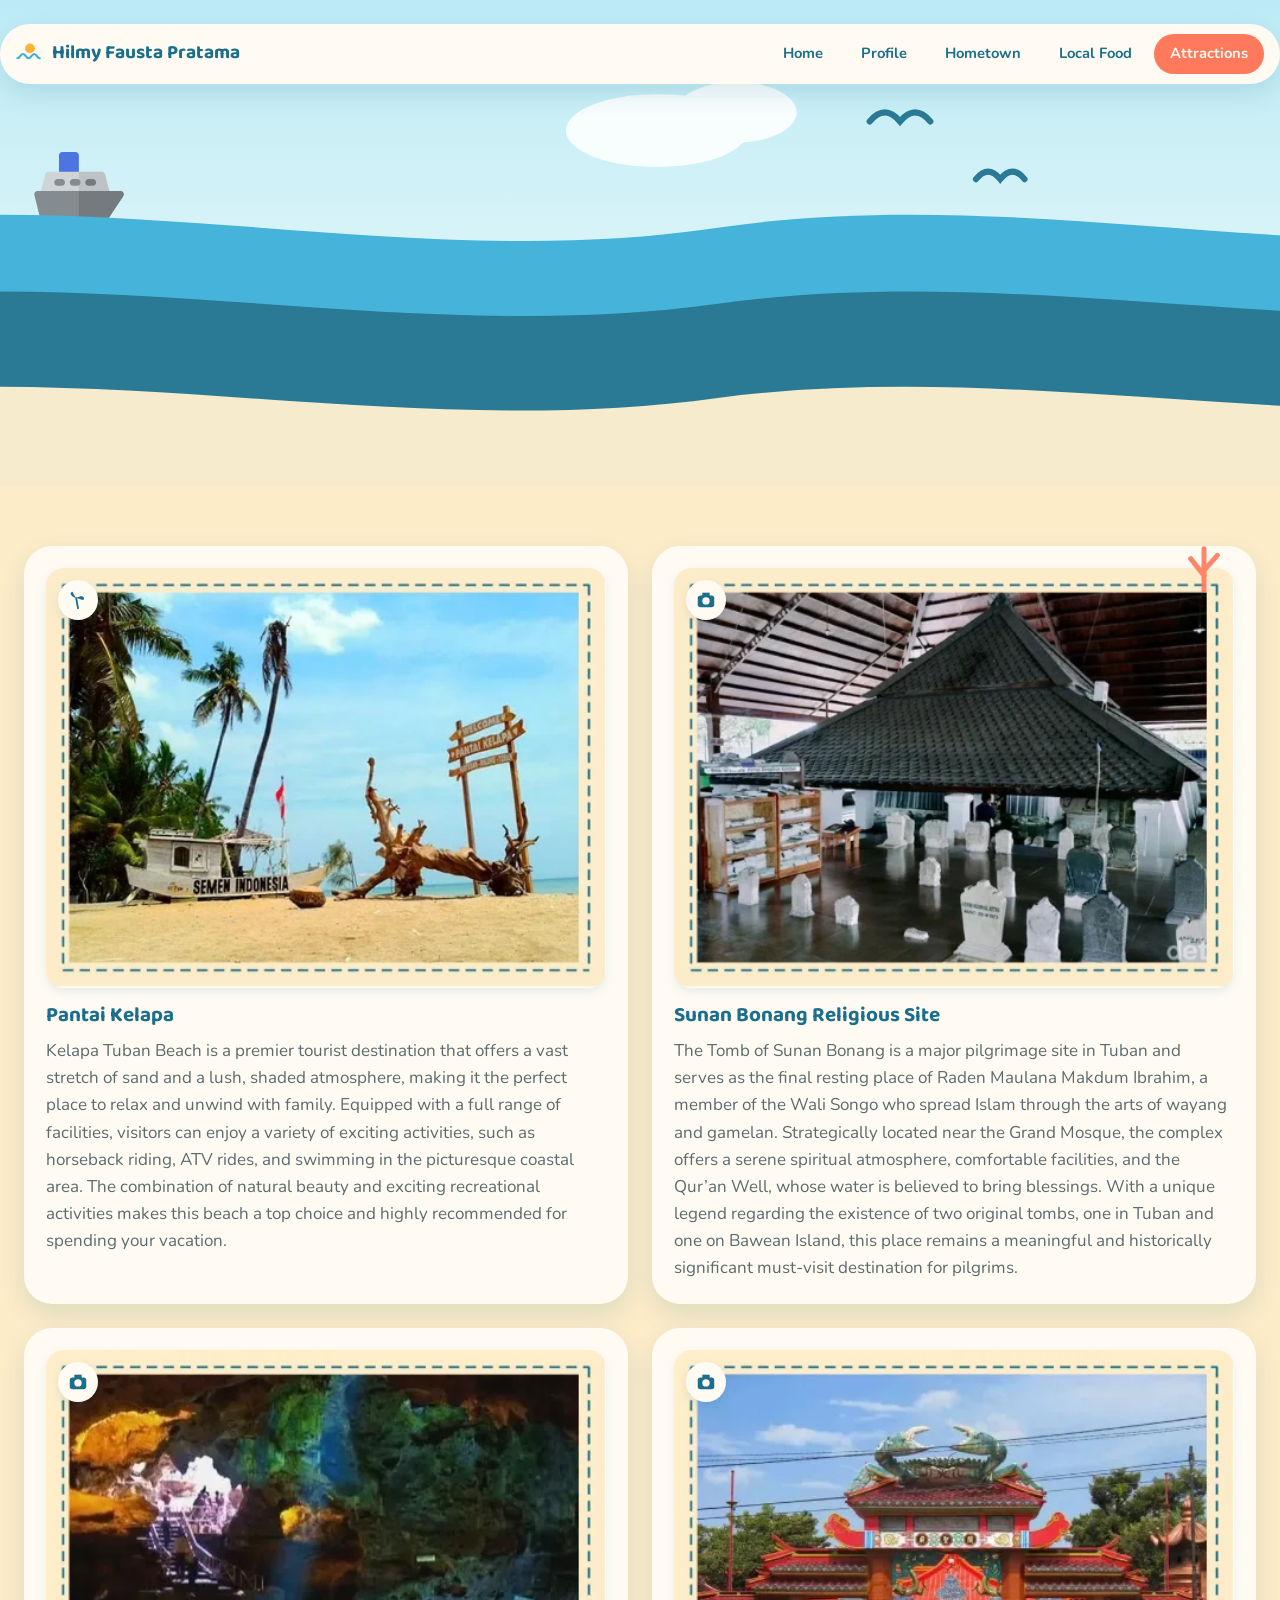
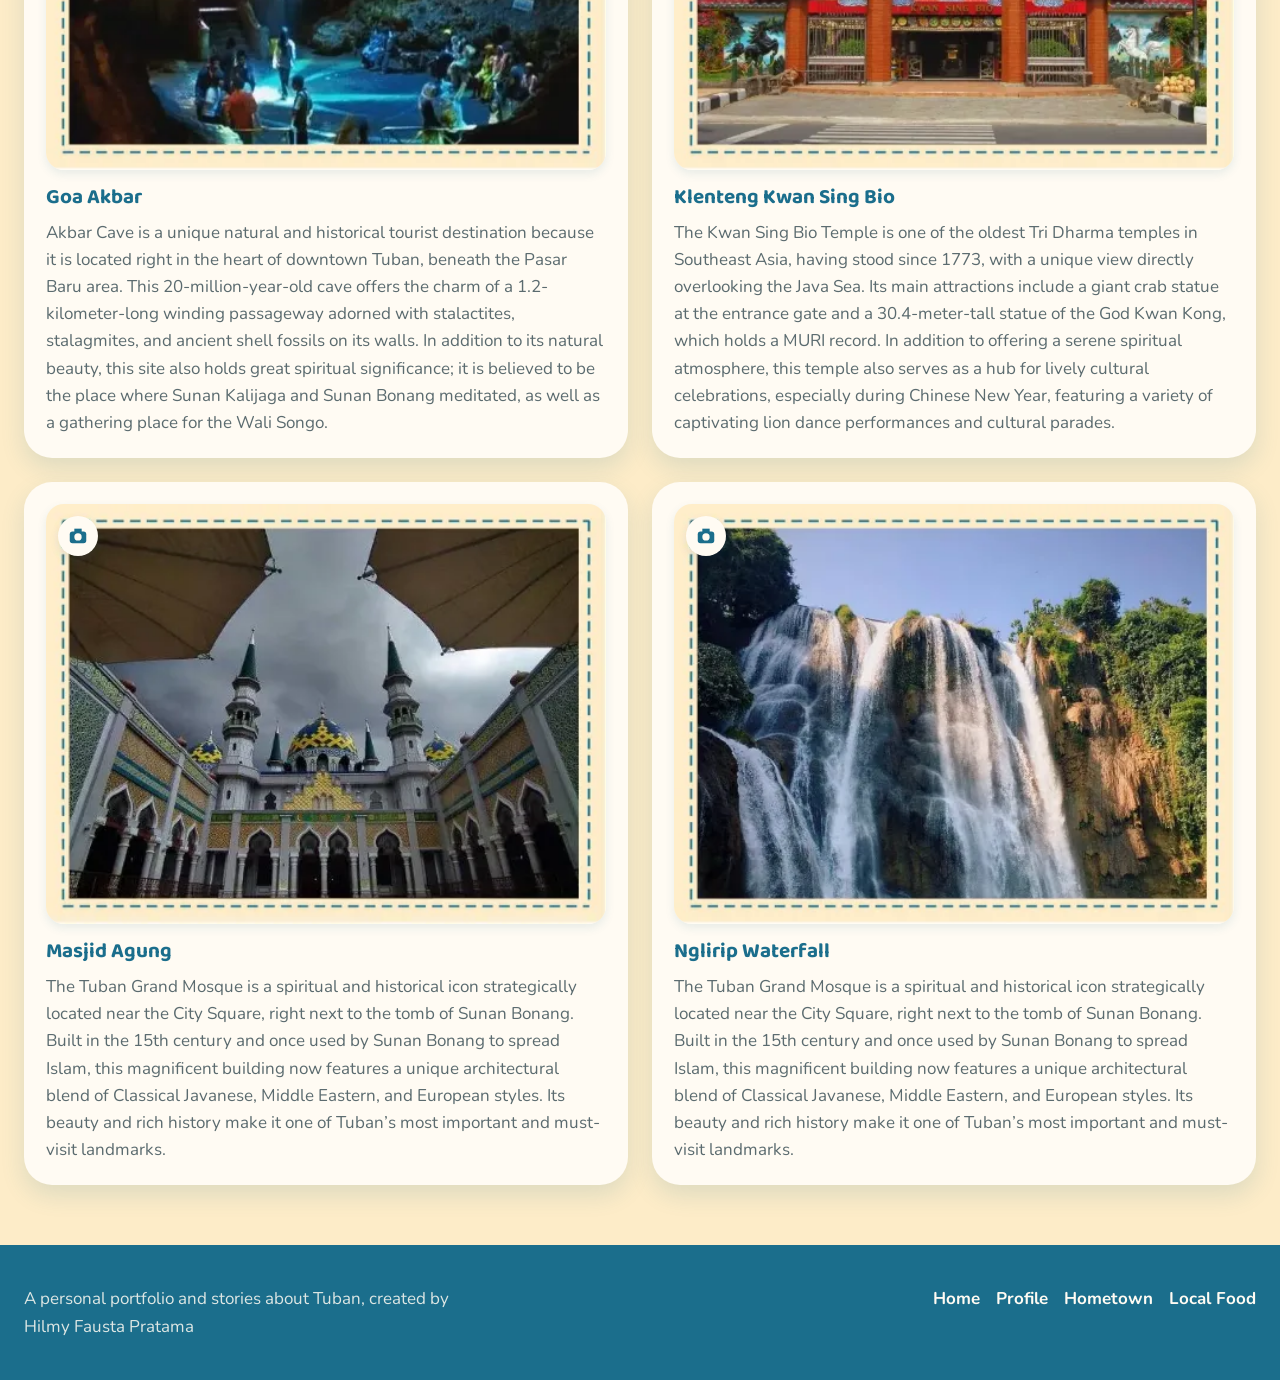
<file: quiz1/tourist/index.html>
<!DOCTYPE html>
<html lang="en">
<head>
  <meta charset="UTF-8">
  <meta name="viewport" content="width=device-width, initial-scale=1.0">
  <title>Attractions, Tuban</title>
  <meta name="description" content="Places worth visiting in Tuban, including Pantai Kelapa and the Sunan Bonang religious site.">
  <link rel="stylesheet" href="/quiz1/assets/css/style.css">
</head>
<body>

  <header class="site-header">
    <nav class="nav-bar">
      <a class="logo" href="/quiz1">
        <svg viewBox="0 0 40 40" fill="none">
          <path d="M2 26c4 0 4 -6 8 -6s4 6 8 6 4 -6 8 -6 4 6 8 6" stroke="#3AAED8" stroke-width="3" stroke-linecap="round"/>
          <circle cx="20" cy="12" r="7" fill="#FFB238"/>
        </svg>
        Hilmy Fausta Pratama
      </a>
      <button class="nav-toggle" aria-label="Open menu" aria-expanded="false">
        <span></span><span></span><span></span>
      </button>
      <ul class="nav-links">
        <li><a href="/quiz1">Home</a></li>
        <li><a href="/quiz1/profile">Profile</a></li>
        <li><a href="/quiz1/hometown">Hometown</a></li>
        <li><a href="/quiz1/food">Local Food</a></li>
        <li><a href="/quiz1/tourist" aria-current="page">Attractions</a></li>
      </ul>
    </nav>
  </header>

  <main>
  <section class="page-header">
    <h1 class="sr-only">Profile</h1>
    <div class="hero-scene">
      <svg viewBox="0 0 1440 320" preserveAspectRatio="xMidYMax slice" xmlns="http://www.w3.org/2000/svg">
        <defs>
          <linearGradient id="skyGrad" x1="0" y1="0" x2="0" y2="1">
            <stop offset="0%" stop-color="#BDEBF5"/>
            <stop offset="100%" stop-color="#EAF9FB"/>
          </linearGradient>
        </defs>
        <rect x="0" y="0" width="1440" height="240" fill="url(#skyGrad)"/>
        <g transform="translate(150,95) scale(0.115)">
          <path style="fill:#4169E1;" d="M235.824,195.633h-75.31c-10.655,0-19.293-8.638-19.293-19.293V63.298 c0-10.655,8.638-19.293,19.293-19.293h75.312c10.655,0,19.293,8.638,19.293,19.293V176.34 C255.117,186.995,246.48,195.633,235.824,195.633z"/>
          <path style="fill:#D1D3D4;" d="M414.688,305.99H52.926c-12.637,0-21.873-11.972-18.658-24.201l29.031-110.358 c2.23-8.476,9.893-14.384,18.658-14.384h303.7c8.765,0,16.428,5.909,18.658,14.384l29.03,110.358 C436.559,294.013,427.329,305.99,414.688,305.99z"/>
          <path style="fill:#BCBEC0;" d="M433.346,281.789l-29.03-110.358c-2.23-8.476-9.893-14.384-18.658-14.384H255.117V305.99h159.57 C427.327,305.99,436.56,294.015,433.346,281.789z"/>
          <path style="fill:#808285;" d="M156.479,237.949h-22.862c-10.655,0-19.293-8.638-19.293-19.293s8.638-19.293,19.293-19.293h22.862 c10.655,0,19.292,8.638,19.292,19.293C175.772,229.312,167.134,237.949,156.479,237.949z"/>
          <path style="fill:#808285;" d="M245.239,237.949h-22.862c-10.655,0-19.292-8.638-19.292-19.293s8.638-19.293,19.292-19.293h22.862 c10.655,0,19.293,8.638,19.293,19.293C264.531,229.312,255.893,237.949,245.239,237.949z"/>
          <path style="fill:#808285;" d="M385.097,467.995H59.648c-8.859,0-16.58-6.033-18.721-14.63L0.58,291.36 c-3.031-12.177,6.199-23.955,18.721-23.955h473.383c15.383,0,24.568,17.173,16.071,29.965L401.169,459.375 C397.593,464.759,391.558,467.995,385.097,467.995z"/>
          <path style="fill:#6D6E71;" d="M492.683,267.405H255.117v200.591h129.98c6.462,0,12.496-3.236,16.071-8.62L508.754,297.37 C517.266,284.558,508.041,267.405,492.683,267.405z"/>
          <path style="fill:#6D6E71;" d="M333.999,237.949h-22.863c-10.655,0-19.293-8.638-19.293-19.293s8.638-19.293,19.293-19.293h22.863 c10.655,0,19.293,8.638,19.293,19.293C353.291,229.312,344.653,237.949,333.999,237.949z"/>
        </g>
        <g transform="translate(1200,115) scale(0.08)">
          <path style="fill:#8B4513;" d="M488.727,263.758h-78.708L354.391,152.5c-3.941-7.885-11.999-12.865-20.815-12.865h-54.303V69.818 c0-12.853-10.42-23.273-23.273-23.273h-60.909h-60.908c-12.853,0-23.273,10.42-23.273,23.273v69.817H69.818 c-12.853,0-23.273,10.42-23.273,23.273v100.85H23.273C10.42,263.758,0,274.178,0,287.03v155.151 c0,12.853,10.42,23.273,23.273,23.273h171.818h138.485C431.959,465.455,512,385.413,512,287.03 C512,274.178,501.58,263.758,488.727,263.758z"/>
          <path style="fill:#A0522D;" d="M354.391,152.5c-3.941-7.885-11.999-12.865-20.815-12.865h-54.303H256h-23.273h-37.637h-37.635 h-23.273H110.91H69.818c-12.853,0-23.273,10.42-23.273,23.273v100.85h23.273h125.272H384h26.019L354.391,152.5z"/>
          <path style="fill:#D1433F;" d="M256,46.545h-60.909h-60.908c-12.853,0-23.273,10.42-23.273,23.273v69.817h23.273h23.273h37.635 h37.637H256h23.273V69.818C279.273,56.965,268.853,46.545,256,46.545z"/>
          <path style="fill:#4A4A4C;" d="M488.727,263.758h-78.708H384H195.091H69.818H46.545H23.273C10.42,263.758,0,274.178,0,287.03 v155.151c0,12.853,10.42,23.273,23.273,23.273h171.818h138.485C431.959,465.455,512,385.413,512,287.03 C512,274.178,501.58,263.758,488.727,263.758z"/>
          <path style="fill:#3A3A3C;" d="M69.818,263.758H46.545H23.273C10.42,263.758,0,274.178,0,287.03v155.151 c0,12.853,10.42,23.273,23.273,23.273h171.818V263.758H69.818z"/>
        </g>
        <g transform="translate(1250,30) scale(0.13)" fill-rule="evenodd">
          <path style="fill:#DDB200;" d="M362.99,450.016l-23.462,53.363l-51.009-28.217c-11.699-6.471-26.091-5.552-36.87,2.356L204.647,512 l-30.066-49.942c-6.895-11.453-19.821-17.853-33.11-16.394l-57.945,6.362l-1.067-58.283c-0.245-13.366-8.238-25.372-20.477-30.752 L8.62,339.528l28.217-51.009c6.471-11.699,5.552-26.091-2.356-36.87L0,204.647l49.942-30.066 c11.453-6.895,17.853-19.821,16.394-33.11l-6.362-57.945l58.283-1.067c13.366-0.245,25.372-8.238,30.752-20.477L172.472,8.62 l51.009,28.217c11.699,6.471,26.091,5.552,36.87-2.356L307.353,0l30.066,49.942c6.895,11.453,19.821,17.853,33.11,16.394 l57.945-6.362l1.067,58.283c0.245,13.366,8.238,25.372,20.477,30.752l53.363,23.462l-28.217,51.009 c-6.471,11.699-5.552,26.091,2.356,36.87L512,307.353l-49.942,30.066c-11.453,6.895-17.853,19.821-16.394,33.11l6.362,57.945 l-58.283,1.067C380.376,429.784,368.371,437.778,362.99,450.016z"></path> <circle style="fill:#FFDA44;" cx="256" cy="256" r="169.566"></circle> <path style="opacity:0.11;fill:#663A00;enable-background:new ;" d="M477.517,260.351c-7.908-10.779-8.828-25.173-2.356-36.87 l28.217-51.009l-48.863-21.484c0.036,1.789,0.068,3.578,0.068,5.375c0,148.676-120.526,269.202-269.202,269.202 c-36.376,0-71.058-7.231-102.71-20.308l0.856,46.769l57.945-6.362c13.289-1.459,26.214,4.94,33.11,16.394L204.647,512l47.001-34.483 c10.779-7.908,25.173-8.828,36.87-2.356l51.009,28.217l23.462-53.363c5.381-12.238,17.386-20.231,30.752-20.477l58.283-1.067 l-6.362-57.945c-1.459-13.289,4.94-26.214,16.394-33.11L512,307.353L477.517,260.351z"></path> <path style="fill:#FFEB99;" d="M142.57,263.837c-4.328,0-7.837-3.509-7.837-7.837c0-66.867,54.401-121.267,121.267-121.267 c4.328,0,7.837,3.509,7.837,7.837c0,4.328-3.509,7.837-7.837,7.837c-58.225,0-105.593,47.368-105.593,105.593 C150.407,260.328,146.898,263.837,142.57,263.837z"></path>
        </g>
        <g stroke="#1B6E8C" stroke-width="4" fill="none" stroke-linecap="round">
          <path d="M700,80 q10,-12 20,0 q10,-12 20,0"/>
          <path d="M770,118 q8,-10 16,0 q8,-10 16,0"/>
        </g>
        <g fill="#FFFFFF">
          <ellipse cx="560" cy="86" rx="60" ry="24"/>
          <ellipse cx="612" cy="74" rx="40" ry="20"/>
          <ellipse cx="1100" cy="110" rx="52" ry="22"/>
        </g>
        <path d="M0,150 C 200,120 400,180 600,150 C 800,120 1000,180 1200,150 C 1300,135 1400,150 1440,144 L1440,320 L0,320 Z" fill="#3AAED8"/>
        <g transform="translate(1250,160) scale(0.075) rotate(18)">
          <path style="fill:#2E5C8A;" stroke="#1B3A52" stroke-width="8" d="M227.2,195.401c9.757,11.302,16.678,24.477,21.577,37.895c14.995,41.006,11.101,84.393,11.101,84.393 s-21.873-33.927-45.345-41.683c-2.053-0.677-4.021-1.46-5.905-2.339c-18.117-8.392-28.688-25.344-32.043-41.313 c-26.995,37.969-27.874,98.711,24.202,173.051c36.943-10.667,53.102,25.016,53.102,25.016s-10.434,0.085-26.149,9.799 c-10.794,6.677-20.223,2.318-20.223,2.318s6.011,8.275-8.053,27.048c-15.641,20.879-11.386,31.334-11.185,31.81 c-26.043-32.519-20-51.525-12.879-76.721c-33.218-36.329-77.568-95.864-86.256-157.178 C74.848,166.681,103.896,31.863,256.524,13.471c230.354-27.768,177.221,150.638,121.505,218.893 c-5.048,6.18-14.381,6.392-19.746,0.508c-0.339-0.37-0.688-0.751-1.037-1.143c-15.757-17.122-51.599-51.641-108.785-41.821 C241.074,191.168,233.973,193.009,227.2,195.401z"/>
          <path style="fill:#FFFFFF;" d="M357.245,231.73l-0.011,0.011c-43.017,31.048-66.425-18.858-108.457,1.556 c-4.9-13.418-11.82-26.593-21.577-37.895c6.773-2.392,13.873-4.233,21.26-5.492C305.646,180.088,341.488,214.608,357.245,231.73z"/>
          <path style="fill:#FFFFFF;" d="M208.628,273.667c-20.18,38.731-16.709,92.065-7.841,131.738 c-52.075-74.34-51.197-135.082-24.202-173.051C179.94,248.323,190.512,265.275,208.628,273.667z"/>
          <circle cx="267" cy="148" r="8" fill="#1B3A52"/>
        </g>
        <path d="M0,200 C 200,172 400,228 600,200 C 800,172 1000,228 1200,200 C 1300,186 1400,200 1440,194 L1440,320 L0,320 Z" fill="#1B6E8C"/>
        <path d="M0,262 C 200,236 400,290 600,262 C 800,236 1000,290 1200,262 C 1300,250 1400,262 1440,256 L1440,320 L0,320 Z" fill="#FDECC8"/>
      </svg>
    </div>
  </section>

    <section class="content">
      <div class="wrap">
        <svg class="decor" viewBox="0 0 60 60" style="width:50px; top:-4px; right:4%;">
          <g stroke="#FF7A5C" stroke-width="6" stroke-linecap="round" fill="none">
            <path d="M30 58 L30 30"/>
            <path d="M30 40 L14 20"/>
            <path d="M30 34 L46 16"/>
            <path d="M30 30 L30 8"/>
          </g>
        </svg>
        <div class="card-grid">
          <div class="card">
            <div class="photo-frame">
              <picture>
                <source srcset="/quiz1/assets/img/tourist-pantai-kelapa.webp" type="image/webp">
                <img src="/quiz1/assets/img/tourist-pantai-kelapa.png" alt="Placeholder for a photo of Pantai Kelapa" loading="lazy">
              </picture>
              <span class="icon-badge-overlay">
                <svg viewBox="0 0 24 24" fill="none">
                  <line x1="12" y1="21" x2="10" y2="10" stroke="#1B6E8C" stroke-width="2" stroke-linecap="round"/>
                  <path d="M10 10 C4 8 2 4 6 3 C8 7 9 9 10 10 Z" fill="#1B6E8C"/>
                  <path d="M10 10 C16 6 20 8 18 12 C14 11 12 10 10 10 Z" fill="#1B6E8C"/>
                </svg>
              </span>
            </div>
            <h3>Pantai Kelapa</h3>
            <p>Kelapa Tuban Beach is a premier tourist destination that offers a vast stretch of sand and a lush, shaded atmosphere, making it the perfect place to relax and unwind with family. Equipped with a full range of facilities, visitors can enjoy a variety of exciting activities, such as horseback riding, ATV rides, and swimming in the picturesque coastal area. The combination of natural beauty and exciting recreational activities makes this beach a top choice and highly recommended for spending your vacation.</p>
          </div>
          <div class="card">
            <div class="photo-frame">
              <picture>
                <source srcset="/quiz1/assets/img/tourist-sunan-bonang.webp" type="image/webp">
                <img src="/quiz1/assets/img/tourist-sunan-bonang.png" alt="Placeholder for a photo of the Sunan Bonang site" loading="lazy">
              </picture>
              <span class="icon-badge-overlay">
                <svg viewBox="0 0 24 24" fill="none">
                  <rect x="3" y="7" width="18" height="13" rx="3" fill="#1B6E8C"/>
                  <rect x="8" y="4" width="8" height="4" fill="#1B6E8C"/>
                  <circle cx="12" cy="13" r="4" fill="#FFFBF3"/>
                </svg>
              </span>
            </div>
            <h3>Sunan Bonang Religious Site</h3>
            <p>The Tomb of Sunan Bonang is a major pilgrimage site in Tuban and serves as the final resting place of Raden Maulana Makdum Ibrahim, a member of the Wali Songo who spread Islam through the arts of wayang and gamelan. Strategically located near the Grand Mosque, the complex offers a serene spiritual atmosphere, comfortable facilities, and the Qur’an Well, whose water is believed to bring blessings. With a unique legend regarding the existence of two original tombs, one in Tuban and one on Bawean Island, this place remains a meaningful and historically significant must-visit destination for pilgrims.</p>
          </div>
          <div class="card">
            <div class="photo-frame">
              <picture>
                <source srcset="/quiz1/assets/img/goa.webp" type="image/webp">
                <img src="/quiz1/assets/img/goa.png" alt="Placeholder for a photo of the Sunan Bonang site" loading="lazy">
              </picture>
              <span class="icon-badge-overlay">
                <svg viewBox="0 0 24 24" fill="none">
                  <rect x="3" y="7" width="18" height="13" rx="3" fill="#1B6E8C"/>
                  <rect x="8" y="4" width="8" height="4" fill="#1B6E8C"/>
                  <circle cx="12" cy="13" r="4" fill="#FFFBF3"/>
                </svg>
              </span>
            </div>
            <h3>Goa Akbar</h3>
            <p>Akbar Cave is a unique natural and historical tourist destination because it is located right in the heart of downtown Tuban, beneath the Pasar Baru area. This 20-million-year-old cave offers the charm of a 1.2-kilometer-long winding passageway adorned with stalactites, stalagmites, and ancient shell fossils on its walls. In addition to its natural beauty, this site also holds great spiritual significance; it is believed to be the place where Sunan Kalijaga and Sunan Bonang meditated, as well as a gathering place for the Wali Songo.</p>
          </div>
          <div class="card">
            <div class="photo-frame">
              <picture>
                <source srcset="/quiz1/assets/img/klenteng.webp" type="image/webp">
                <img src="/quiz1/assets/img/klenteng.png" alt="Placeholder for a photo of the Sunan Bonang site" loading="lazy">
              </picture>
              <span class="icon-badge-overlay">
                <svg viewBox="0 0 24 24" fill="none">
                  <rect x="3" y="7" width="18" height="13" rx="3" fill="#1B6E8C"/>
                  <rect x="8" y="4" width="8" height="4" fill="#1B6E8C"/>
                  <circle cx="12" cy="13" r="4" fill="#FFFBF3"/>
                </svg>
              </span>
            </div>
            <h3>Klenteng Kwan Sing Bio</h3>
            <p>The Kwan Sing Bio Temple is one of the oldest Tri Dharma temples in Southeast Asia, having stood since 1773, with a unique view directly overlooking the Java Sea. Its main attractions include a giant crab statue at the entrance gate and a 30.4-meter-tall statue of the God Kwan Kong, which holds a MURI record. In addition to offering a serene spiritual atmosphere, this temple also serves as a hub for lively cultural celebrations, especially during Chinese New Year, featuring a variety of captivating lion dance performances and cultural parades.</p>
          </div>
          <div class="card">
            <div class="photo-frame">
              <picture>
                <source srcset="/quiz1/assets/img/masjid.webp" type="image/webp">
                <img src="/quiz1/assets/img/masjid.png" alt="Placeholder for a photo of the Sunan Bonang site" loading="lazy">
              </picture>
              <span class="icon-badge-overlay">
                <svg viewBox="0 0 24 24" fill="none">
                  <rect x="3" y="7" width="18" height="13" rx="3" fill="#1B6E8C"/>
                  <rect x="8" y="4" width="8" height="4" fill="#1B6E8C"/>
                  <circle cx="12" cy="13" r="4" fill="#FFFBF3"/>
                </svg>
              </span>
            </div>
            <h3>Masjid Agung</h3>
            <p>The Tuban Grand Mosque is a spiritual and historical icon strategically located near the City Square, right next to the tomb of Sunan Bonang. Built in the 15th century and once used by Sunan Bonang to spread Islam, this magnificent building now features a unique architectural blend of Classical Javanese, Middle Eastern, and European styles. Its beauty and rich history make it one of Tuban’s most important and must-visit landmarks.</p>
          </div>
          <div class="card">
            <div class="photo-frame">
              <picture>
                <source srcset="/quiz1/assets/img/air-terjun.webp" type="image/webp">
                <img src="/quiz1/assets/img/air-terjun.png" alt="Placeholder for a photo of the Sunan Bonang site" loading="lazy">
              </picture>
              <span class="icon-badge-overlay">
                <svg viewBox="0 0 24 24" fill="none">
                  <rect x="3" y="7" width="18" height="13" rx="3" fill="#1B6E8C"/>
                  <rect x="8" y="4" width="8" height="4" fill="#1B6E8C"/>
                  <circle cx="12" cy="13" r="4" fill="#FFFBF3"/>
                </svg>
              </span>
            </div>
            <h3>Nglirip Waterfall</h3>
            <p>The Tuban Grand Mosque is a spiritual and historical icon strategically located near the City Square, right next to the tomb of Sunan Bonang. Built in the 15th century and once used by Sunan Bonang to spread Islam, this magnificent building now features a unique architectural blend of Classical Javanese, Middle Eastern, and European styles. Its beauty and rich history make it one of Tuban’s most important and must-visit landmarks.</p>
          </div>
        </div>
      </div>
    </section>
  </main>

  <footer class="site-footer">
    <div class="wrap">
      <p>A personal portfolio and stories about Tuban, created by Hilmy Fausta Pratama</p>
      <ul class="footer-links">
        <li><a href="/quiz1">Home</a></li>
        <li><a href="/quiz1/profile">Profile</a></li>
        <li><a href="/quiz1/hometown">Hometown</a></li>
        <li><a href="/quiz1/food">Local Food</a></li>
      </ul>
    </div>
  </footer>

  <script src="/quiz1/assets/js/main.js"></script>
</body>
</html>
</file>
<file: assets/css/style.css>
/* ===========================================================
   Personal site - Tuban Coastal Theme
   Design system: tokens, navigation, hero, cards, and layout
   =========================================================== */

@import url('https://fonts.googleapis.com/css2?family=Baloo+2:wght@500;600;700;800&family=Nunito:wght@400;600;700;800&display=swap');

:root {
  --color-sea-deep: #1B6E8C;
  --color-sea: #3AAED8;
  --color-sky: #BDEBF5;
  --color-sand: #FDECC8;
  --color-sun: #FFB238;
  --color-coral: #FF7A5C;
  --color-leaf: #6FB98F;
  --color-cream: #FFFBF3;
  --color-ink: #2E3A3F;
  --color-ink-soft: #5B6B6F;

  --radius-lg: 28px;
  --radius-md: 18px;
  --radius-pill: 999px;

  --shadow-soft: 0 10px 24px rgba(27, 110, 140, 0.14);
  --shadow-tight: 0 4px 10px rgba(27, 110, 140, 0.10);

  --font-heading: 'Baloo 2', sans-serif;
  --font-body: 'Nunito', sans-serif;

  --max-width: 1080px;
}

* {
  box-sizing: border-box;
}

html {
  scroll-behavior: smooth;
}

body {
  margin: 0;
  background: var(--color-sand);
  color: var(--color-ink);
  font-family: var(--font-body);
  font-size: 17px;
  line-height: 1.6;
}

h1, h2, h3, h4 {
  font-family: var(--font-heading);
  margin: 0 0 0.5em 0;
  line-height: 1.2;
  color: var(--color-sea-deep);
}

h1 { font-size: clamp(2.2rem, 4vw, 3.4rem); }
h2 { font-size: clamp(1.6rem, 3vw, 2.2rem); }
h3 { font-size: 1.3rem; }

p {
  margin: 0 0 1em 0;
  color: var(--color-ink-soft);
  max-width: 62ch;
}

a {
  color: var(--color-sea-deep);
  text-decoration: none;
}

img, svg {
  max-width: 100%;
  display: block;
}

.wrap {
  max-width: var(--max-width);
  margin: 0 auto;
  padding: 0 24px;
  position: relative;
  z-index: 2;
}

/* ---------- Navigation ---------- */

.site-header {
  position: sticky;
  top: 0;
  z-index: 50;
  padding: 18px 0;
}

.nav-bar {
  max-width: var(--max-width);
  margin: 0 auto;
  padding: 10px 16px;
  display: flex;
  align-items: center;
  justify-content: space-between;
  background: var(--color-cream);
  border-radius: var(--radius-pill);
  box-shadow: var(--shadow-soft);
}

.logo {
  display: flex;
  align-items: center;
  gap: 8px;
  font-family: var(--font-heading);
  font-size: 1.2rem;
  font-weight: 700;
  color: var(--color-sea-deep);
}

.logo svg {
  width: 28px;
  height: 28px;
}

.nav-toggle {
  display: none;
  background: none;
  border: none;
  cursor: pointer;
  padding: 8px;
}

.nav-toggle span {
  display: block;
  width: 24px;
  height: 3px;
  margin: 4px 0;
  background: var(--color-sea-deep);
  border-radius: 2px;
}

.nav-links {
  display: flex;
  gap: 6px;
  list-style: none;
  margin: 0;
  padding: 0;
}

.nav-links a {
  display: block;
  padding: 8px 16px;
  border-radius: var(--radius-pill);
  font-weight: 700;
  font-size: 0.92rem;
  color: var(--color-sea-deep);
}

.nav-links a:hover {
  background: var(--color-sand);
}

.nav-links a[aria-current="page"] {
  background: var(--color-coral);
  color: var(--color-cream);
}

@media (max-width: 720px) {
  .nav-toggle { display: block; }
  .nav-links {
    position: absolute;
    top: calc(100% + 10px);
    left: 24px;
    right: 24px;
    flex-direction: column;
    background: var(--color-cream);
    border-radius: var(--radius-md);
    box-shadow: var(--shadow-soft);
    padding: 10px;
    display: none;
  }
  .nav-links.is-open { display: flex; }
  .nav-links a { text-align: center; }
}

/* ---------- Full-bleed beach hero ---------- */

.hero {
  position: relative;
  min-height: 400px;
  aspect-ratio: 16 / 10;
  display: flex;
  align-items: center;
  overflow: hidden;
  margin-top: -86px;
  padding-top: 86px;
  background: #BDEBF5;
}

.hero-scene {
  position: absolute;
  inset: 0;
  width: 100%;
  height: 100%;
  z-index: 0;
}

.hero-scene svg {
  width: 100%;
  height: 100%;
}

.hero-inner {
  position: relative;
  z-index: 2;
  max-width: 600px;
  margin: 40px 0 100px 0;
  background: var(--color-cream);
  border-radius: 32px;
  padding: 38px 42px;
  box-shadow: var(--shadow-soft);
}

/* .hero-inner::before {
  content: "";
  position: absolute;
  top: -18px;
  right: -18px;
  width: 56px;
  height: 56px;
  background: var(--color-sun);
  border-radius: 50%;
  box-shadow: var(--shadow-tight);
} */

.hero-eyebrow {
  font-weight: 700;
  color: var(--color-coral);
  margin-bottom: 6px;
}

.hero-actions {
  display: flex;
  gap: 12px;
  margin-top: 24px;
  flex-wrap: wrap;
}

.btn {
  display: inline-block;
  padding: 13px 28px;
  border-radius: var(--radius-pill);
  font-family: var(--font-heading);
  font-weight: 600;
  font-size: 1rem;
  border: none;
  cursor: pointer;
}

.btn-primary {
  background: var(--color-coral);
  color: var(--color-cream);
  box-shadow: 0 10px 22px rgba(255, 122, 92, 0.4);
}

.btn-ghost {
  background: var(--color-sand);
  color: var(--color-sea-deep);
  border: 2px solid var(--color-sea-deep);
}

/* ---------- Inner page header (smaller hero) ---------- */

.page-header {
  position: relative;
  margin-top: -86px;
  min-height: 260px;
  aspect-ratio: 1440 / 320;
  overflow: hidden;
  background: #BDEBF5;
}

.sr-only {
  position: absolute;
  width: 1px;
  height: 1px;
  overflow: hidden;
  clip: rect(0, 0, 0, 0);
  white-space: nowrap;
}

.page-header .hero-scene { opacity: 0.9; }

.header-card {
  position: relative;
  z-index: 2;
  display: inline-block;
  max-width: 560px;
  margin: 0 auto;
  background: var(--color-cream);
  border-radius: 28px;
  padding: 30px 38px;
  box-shadow: var(--shadow-soft);
}

.page-header .icon-badge {
  width: 56px;
  height: 56px;
  margin: 0 auto 14px auto;
}

.page-header p {
  margin: 0 auto;
}

/* ---------- General sections ---------- */

section.content {
  position: relative;
  padding: 60px 0;
}

.section-head {
  max-width: 640px;
  margin-bottom: 36px;
}

/* decorative sea-floor critters, purely visual */
.decor {
  position: absolute;
  opacity: 0.9;
  pointer-events: none;
  z-index: 1;
}

@media (max-width: 640px) {
  .decor { display: none; }
}

/* ---------- Cards ---------- */

.card-grid {
  position: relative;
  display: grid;
  grid-template-columns: repeat(auto-fit, minmax(240px, 1fr));
  gap: 24px;
}

.card {
  background: var(--color-cream);
  border-radius: var(--radius-lg);
  padding: 22px;
  box-shadow: var(--shadow-soft);
}

.card h3 {
  margin-bottom: 8px;
}

.card p {
  margin-bottom: 0;
}

.card-link {
  display: block;
  color: inherit;
  transition: transform 0.15s ease, box-shadow 0.15s ease;
}

.card-link:hover,
.card-link:focus-visible {
  transform: translateY(-6px);
  box-shadow: 0 16px 30px rgba(27, 110, 140, 0.22);
}

.card-link:focus-visible {
  outline: 3px solid var(--color-coral);
  outline-offset: 3px;
}

.card-more {
  display: inline-block;
  margin-top: 14px;
  font-weight: 800;
  color: var(--color-sea-deep);
}

.card-link:hover .card-more {
  color: var(--color-coral);
}

.card .icon {
  width: 52px;
  height: 52px;
  margin-bottom: 12px;
}

/* photo frame used for placeholder / real photos */
.photo-frame {
  position: relative;
  border-radius: var(--radius-md);
  overflow: hidden;
  aspect-ratio: 4 / 3;
  margin-bottom: 16px;
  box-shadow: var(--shadow-tight);
}

.photo-frame img {
  width: 100%;
  height: 100%;
  object-fit: cover;
}

.icon-badge-overlay {
  position: absolute;
  top: 12px;
  left: 12px;
  width: 40px;
  height: 40px;
  border-radius: 50%;
  background: var(--color-cream);
  box-shadow: var(--shadow-tight);
  display: flex;
  align-items: center;
  justify-content: center;
}

.icon-badge-overlay svg {
  width: 22px;
  height: 22px;
}

/* ---------- Info / bio layout ---------- */

.info-block {
  display: grid;
  grid-template-columns: 0.9fr 1.1fr;
  gap: 40px;
  align-items: start;
}

.tag-list {
  display: flex;
  flex-wrap: wrap;
  gap: 8px;
  margin: 14px 0 0 0;
  padding: 0;
  list-style: none;
}

.tag-list li {
  background: var(--color-sun);
  color: var(--color-ink);
  padding: 6px 14px;
  border-radius: var(--radius-pill);
  font-weight: 700;
  font-size: 0.9rem;
}

.fact-list {
  list-style: none;
  margin: 0;
  padding: 0;
}

.fact-list li {
  padding: 10px 0;
  border-bottom: 1px solid rgba(27, 110, 140, 0.12);
  color: var(--color-ink-soft);
}

.fact-list li strong {
  color: var(--color-sea-deep);
  font-family: var(--font-heading);
  display: inline-block;
  min-width: 150px;
}

/* ---------- Experience timeline (profile page) ---------- */

.timeline {
  list-style: none;
  margin: 0;
  padding: 0;
  border-left: 3px solid var(--color-sun);
}

.timeline li {
  position: relative;
  padding: 4px 0 28px 26px;
}

.timeline li::before {
  content: "";
  position: absolute;
  left: -9px;
  top: 6px;
  width: 15px;
  height: 15px;
  border-radius: 50%;
  background: var(--color-coral);
  border: 3px solid var(--color-cream);
}

.timeline .role {
  font-family: var(--font-heading);
  color: var(--color-sea-deep);
  font-weight: 700;
  font-size: 1.05rem;
  display: block;
}

.timeline .org {
  font-weight: 700;
  color: var(--color-coral);
  display: block;
  margin-bottom: 4px;
}

.timeline p {
  margin: 4px 0 0 0;
}

/* ---------- Footer ---------- */

.site-footer {
  background: var(--color-sea-deep);
  color: var(--color-cream);
  padding: 40px 0;
}

.site-footer .wrap {
  display: flex;
  flex-wrap: wrap;
  justify-content: space-between;
  gap: 20px;
}

.site-footer p {
  color: rgba(255, 251, 243, 0.85);
  margin: 0;
  max-width: 46ch;
}

.site-footer a {
  color: var(--color-cream);
  font-weight: 700;
}

.footer-links {
  display: flex;
  gap: 16px;
  flex-wrap: wrap;
  list-style: none;
  padding: 0;
  margin: 0;
}

@media (max-width: 780px) {
  .hero-inner,
  .info-block {
    grid-template-columns: 1fr;
  }
  .hero { min-height: 74vh; }
}

@media (max-width: 720px) {
  .hero {
    aspect-ratio: auto;
    min-height: 0;
    flex-direction: column-reverse;
    align-items: stretch;
    background: #BDEBF5;
  }

  .hero .hero-scene {
    position: relative;
    inset: auto;
    height: 300px;
    flex-shrink: 0;
  }

  .hero-inner {
    margin: 20px 0 24px 0;
  }

  .hero-inner::before {
    right: 8px;
  }
}
</file>
<file: quiz1/assets/css/style.css>
@import url('https://fonts.googleapis.com/css2?family=Baloo+2:wght@500;600;700;800&family=Nunito:wght@400;600;700;800&display=swap');

/* palet warna, font, dan ukuran*/
:root {
  --color-sea-deep: #1B6E8C;
  --color-sea: #3AAED8;
  --color-sky: #BDEBF5;
  --color-sand: #FDECC8;
  --color-sun: #FFB238;
  --color-coral: #FF7A5C;
  --color-leaf: #6FB98F;
  --color-cream: #FFFBF3;
  --color-ink: #2E3A3F;
  --color-ink-soft: #5B6B6F;
  --radius-lg: 28px;
  --radius-md: 18px;
  --radius-pill: 999px;
  --shadow-soft: 0 10px 24px rgba(27, 110, 140, 0.14);
  --shadow-tight: 0 4px 10px rgba(27, 110, 140, 0.10);
  --font-heading: 'Baloo 2', sans-serif;
  --font-body: 'Nunito', sans-serif;
  --max-width: 1400px;
}

/* reset dasar dan gaya umum*/
* {
  box-sizing: border-box;
}
html {
  scroll-behavior: smooth;
}

body {
  margin: 0;
  background: var(--color-sand);
  color: var(--color-ink);
  font-family: var(--font-body);
  font-size: 17px;
  line-height: 1.6;
}

h1, h2, h3, h4 {
  font-family: var(--font-heading);
  margin: 0 0 0.5em 0;
  line-height: 1.2;
  color: var(--color-sea-deep);
}

h1 { font-size: clamp(2.2rem, 4vw, 3.4rem); }
h2 { font-size: clamp(1.6rem, 3vw, 2.2rem); }
h3 { font-size: 1.3rem; }

p {
  margin: 0 0 1em 0;
  color: var(--color-ink-soft);
  max-width: 62ch;
}

a {
  color: var(--color-sea-deep);
  text-decoration: none;
}

img, svg {
  max-width: 100%;
  display: block;
}

.wrap {
  max-width: var(--max-width);
  margin: 0 auto;
  padding: 0 24px;
  position: relative;
  z-index: 2;
}

/* navigasi */
.site-header {
  position: absolute;
  width: 100%;
  top: 0;
  z-index: 50;
  padding: 24px 0;
  background: transparent;
}

.nav-bar {
  max-width: var(--max-width);
  margin: 0 auto;
  padding: 10px 16px;
  display: flex;
  align-items: center;
  justify-content: space-between;
  background: var(--color-cream);
  border-radius: var(--radius-pill);
  box-shadow: var(--shadow-soft);
}

.logo {
  display: flex;
  align-items: center;
  gap: 8px;
  font-family: var(--font-heading);
  font-size: 1.2rem;
  font-weight: 700;
  color: var(--color-sea-deep);
}

.logo svg {
  width: 28px;
  height: 28px;
}

.nav-toggle {
  display: none;
  background: none;
  border: none;
  cursor: pointer;
  padding: 8px;
}

.nav-toggle span {
  display: block;
  width: 24px;
  height: 3px;
  margin: 4px 0;
  background: var(--color-sea-deep);
  border-radius: 2px;
}

.nav-links {
  display: flex;
  gap: 6px;
  list-style: none;
  margin: 0;
  padding: 0;
}

.nav-links a {
  display: block;
  padding: 8px 16px;
  border-radius: var(--radius-pill);
  font-weight: 700;
  font-size: 0.92rem;
  color: var(--color-sea-deep);
}

.nav-links a:hover {
  background: var(--color-sand);
}

.nav-links a[aria-current="page"] {
  background: var(--color-coral);
  color: var(--color-cream);
}

/* versi mobile (hp) */
@media (max-width: 720px) {
  .site-header {
    padding: 12px 12px;
  }
  .nav-bar {
    padding: 10px 14px;
  }
  .nav-toggle {
    display: block;
  }
  .nav-links {
    position: absolute;
    top: calc(100% + 8px);
    left: 12px;
    right: 12px;
    flex-direction: column;
    background: var(--color-cream);
    border-radius: var(--radius-md);
    box-shadow: var(--shadow-soft);
    padding: 10px;
    display: none;
  }
  .nav-links.is-open {
    display: flex;
  }
  .nav-links a {
    text-align: center;
  }
}

/* untuk hero sprite elemen */
.hero {
  position: relative;
  min-height: 400px;
  aspect-ratio: 16 / 9;
  display: flex;
  align-items: flex-start;
  overflow: hidden;
  padding-top: 86px;
  background: #BDEBF5;
  background: var(--color-sky);
}

.hero-scene {
  position: absolute;
  inset: 0;
  width: 100%;
  height: 100%;
  z-index: 0;
}

.hero-scene svg {
  width: 100%;
  height: 100%;
  object-fit: cover;
  object-position: center center;
  display: block;
}

.hero-inner {
  position: relative;
  z-index: 2;
  max-width: 600px;
  margin: 120px 0 60px 0;
  background: rgba(255, 251, 243, 0.75);
  backdrop-filter: blur(10px);
  -webkit-backdrop-filter: blur(10px);
  border-radius: 32px;
  padding: 38px 42px;
  box-shadow: var(--shadow-soft);
}

/* .hero-inner::before {
  content: "";
  position: absolute;
  top: -18px;
  right: -18px;
  width: 56px;
  height: 56px;
  background: var(--color-sun);
  border-radius: 50%;
  box-shadow: var(--shadow-tight);
} */

.hero-eyebrow {
  font-weight: 700;
  color: var(--color-coral);
  margin-bottom: 6px;
}

.hero-actions {
  display: flex;
  gap: 12px;
  margin-top: 24px;
  flex-wrap: wrap;
}

.btn {
  display: inline-block;
  padding: 13px 28px;
  border-radius: var(--radius-pill);
  font-family: var(--font-heading);
  font-weight: 600;
  font-size: 1rem;
  border: none;
  cursor: pointer;
}

.btn-primary {
  background: var(--color-coral);
  color: var(--color-cream);
  box-shadow: 0 10px 22px rgba(255, 122, 92, 0.4);
}

.btn-ghost {
  background: var(--color-sand);
  color: var(--color-sea-deep);
  border: 2px solid var(--color-sea-deep);
}

/* hero yang kecil */
.page-header {
  position: relative;
  min-height: 400px;
  aspect-ratio: 1440 / 320;
  overflow: hidden;
  padding-top: 86px;
  box-sizing: content-box;
  background: #BDEBF5;
}

.page-header .hero-scene {
  position: absolute;
  inset: 0;
  width: 100%;
  height: 100%;
  z-index: 0;
}

.page-header .hero-scene svg {
  width: 100%;
  height: 100%;
  display: block;
}

.sr-only {
  position: absolute;
  width: 1px;
  height: 1px;
  overflow: hidden;
  clip: rect(0, 0, 0, 0);
  white-space: nowrap;
}

.page-header .hero-scene { 
  opacity: 0.9;
}

@media (max-width: 720px) {
  .page-header {
    aspect-ratio: auto;
    min-height: 0;
    display: block;
    background: var(--color-sky);
    padding-top: 86px;
    box-sizing: content-box;
  }

  .page-header .hero-scene {
    position: relative;
    inset: auto;
    width: 100%;
    aspect-ratio: 1440 / 320;
  }

  .header-card {
    width: min(100% - 32px, 600px);
    margin: 20px auto 28px auto;
    padding: 24px 20px;
  }
}

.header-card {
  position: relative;
  z-index: 2;
  max-width: 560px;
  margin: 0 auto;
  text-align: center;
  background: rgba(255, 251, 243, 0.75);
  backdrop-filter: blur(10px);
  -webkit-backdrop-filter: blur(10px);
  border-radius: 28px;
  padding: 28px 34px;
  box-shadow: var(--shadow-soft);
}

.page-header .icon-badge {
  width: 56px;
  height: 56px;
  margin: 0 auto 14px auto;
}

.page-header p {
  margin: 0 auto;
}

/* bagian umum */
section.content {
  position: relative;
  padding: 60px 0;
}

.section-head {
  max-width: 640px;
  margin-bottom: 36px;
}

/* decoratif laut dll */
.decor {
  position: absolute;
  opacity: 0.9;
  pointer-events: none;
  z-index: 1;
}

@media (max-width: 640px) {
  .decor { display: none; }
}

/* buat kartu */
.card-grid {
  position: relative;
  display: grid;
  grid-template-columns: repeat(auto-fit, minmax(400px, 1fr));
  gap: 24px;
}

.card {
  background: var(--color-cream);
  border-radius: var(--radius-lg);
  padding: 22px;
  box-shadow: var(--shadow-soft);
}

.card h3 {
  margin-bottom: 8px;
}

.card p {
  margin-bottom: 0;
}

.card-link {
  display: block;
  color: inherit;
  transition: transform 0.15s ease, box-shadow 0.15s ease;
}

.card-link:hover,
.card-link:focus-visible {
  transform: translateY(-6px);
  box-shadow: 0 16px 30px rgba(27, 110, 140, 0.22);
}

.card-link:focus-visible {
  outline: 3px solid var(--color-coral);
  outline-offset: 3px;
}

.card-more {
  display: inline-block;
  margin-top: 14px;
  font-weight: 800;
  color: var(--color-sea-deep);
}

.card-link:hover .card-more {
  color: var(--color-coral);
}

.card .icon {
  width: 52px;
  height: 52px;
  margin-bottom: 12px;
}

/* frame foto */
.photo-frame {
  position: relative;
  border-radius: var(--radius-md);
  overflow: hidden;
  aspect-ratio: 4 / 3;
  margin-bottom: 16px;
  box-shadow: var(--shadow-tight);
}

.photo-frame img {
  width: 100%;
  height: 100%;
  object-fit: cover;
}

/* foto profile */
.profile-photo {
  aspect-ratio: 3 / 4;
  max-width: 280px;
  margin-left: auto;
  margin-right: auto;
}

@media (max-width: 780px) {
  .profile-photo {
    max-width: 200px;
  }
}

.icon-badge-overlay {
  position: absolute;
  top: 12px;
  left: 12px;
  width: 40px;
  height: 40px;
  border-radius: 50%;
  background: var(--color-cream);
  box-shadow: var(--shadow-tight);
  display: flex;
  align-items: center;
  justify-content: center;
}

.icon-badge-overlay svg {
  width: 22px;
  height: 22px;
}

/* infromasi / bio */
.info-block {
  display: grid;
  grid-template-columns: 0.9fr 1.1fr;
  gap: 40px;
  align-items: start;
}

.tag-list {
  display: flex;
  flex-wrap: wrap;
  gap: 8px;
  margin: 14px 0 0 0;
  padding: 0;
  list-style: none;
}

.tag-list li {
  background: var(--color-sun);
  color: var(--color-ink);
  padding: 6px 14px;
  border-radius: var(--radius-pill);
  font-weight: 700;
  font-size: 0.9rem;
}

.fact-list {
  list-style: none;
  margin: 0;
  padding: 0;
}

.fact-list li {
  padding: 10px 0;
  border-bottom: 1px solid rgba(27, 110, 140, 0.12);
  color: var(--color-ink-soft);
}

.fact-list li strong {
  color: var(--color-sea-deep);
  font-family: var(--font-heading);
  display: inline-block;
  min-width: 150px;
}

/* timeline buat profile */
.timeline {
  list-style: none;
  margin: 0;
  padding: 0;
  border-left: 3px solid var(--color-sun);
}

.timeline li {
  position: relative;
  padding: 4px 0 28px 26px;
}

.timeline li::before {
  content: "";
  position: absolute;
  left: -9px;
  top: 6px;
  width: 15px;
  height: 15px;
  border-radius: 50%;
  background: var(--color-coral);
  border: 3px solid var(--color-cream);
}

.timeline .role {
  font-family: var(--font-heading);
  color: var(--color-sea-deep);
  font-weight: 700;
  font-size: 1.05rem;
  display: block;
}

.timeline .org {
  font-weight: 700;
  color: var(--color-coral);
  display: block;
  margin-bottom: 4px;
}

.timeline p {
  margin: 4px 0 0 0;
}

/* footer */
.site-footer {
  background: var(--color-sea-deep);
  color: var(--color-cream);
  padding: 40px 0;
}

.site-footer .wrap {
  display: flex;
  flex-wrap: wrap;
  justify-content: space-between;
  gap: 20px;
}

.site-footer p {
  color: rgba(255, 251, 243, 0.85);
  margin: 0;
  max-width: 46ch;
}

.site-footer a {
  color: var(--color-cream);
  font-weight: 700;
}

.footer-links {
  display: flex;
  gap: 16px;
  flex-wrap: wrap;
  list-style: none;
  padding: 0;
  margin: 0;
}

@media (max-width: 780px) {
  .info-block {
    grid-template-columns: 1fr;
  }

  .hero {
    min-height: 74vh;
  }
}

/* handle pemandangan hp */
@media (max-width: 720px) {
  .hero {
    height: auto;
    min-height: 0;
    aspect-ratio: auto;
    display: block;
    padding: 0;
    background: var(--color-sand);
  }

  .hero .hero-scene {
    position: relative;
    inset: auto;
    width: 100%;
    aspect-ratio: 1440 / 900;
  }

  .hero .hero-scene svg {
    width: 100%;
    height: 100%;
    display: block;
  }

  .hero-inner {
    position: relative;
    z-index: 2;
    width: min(100% - 32px, 600px);
    margin: 20px auto 28px auto;
    padding: 28px 22px;
    background: rgba(255, 251, 243, 0.75);
    backdrop-filter: blur(10px);
    -webkit-backdrop-filter: blur(10px);
  }
}
</file>
